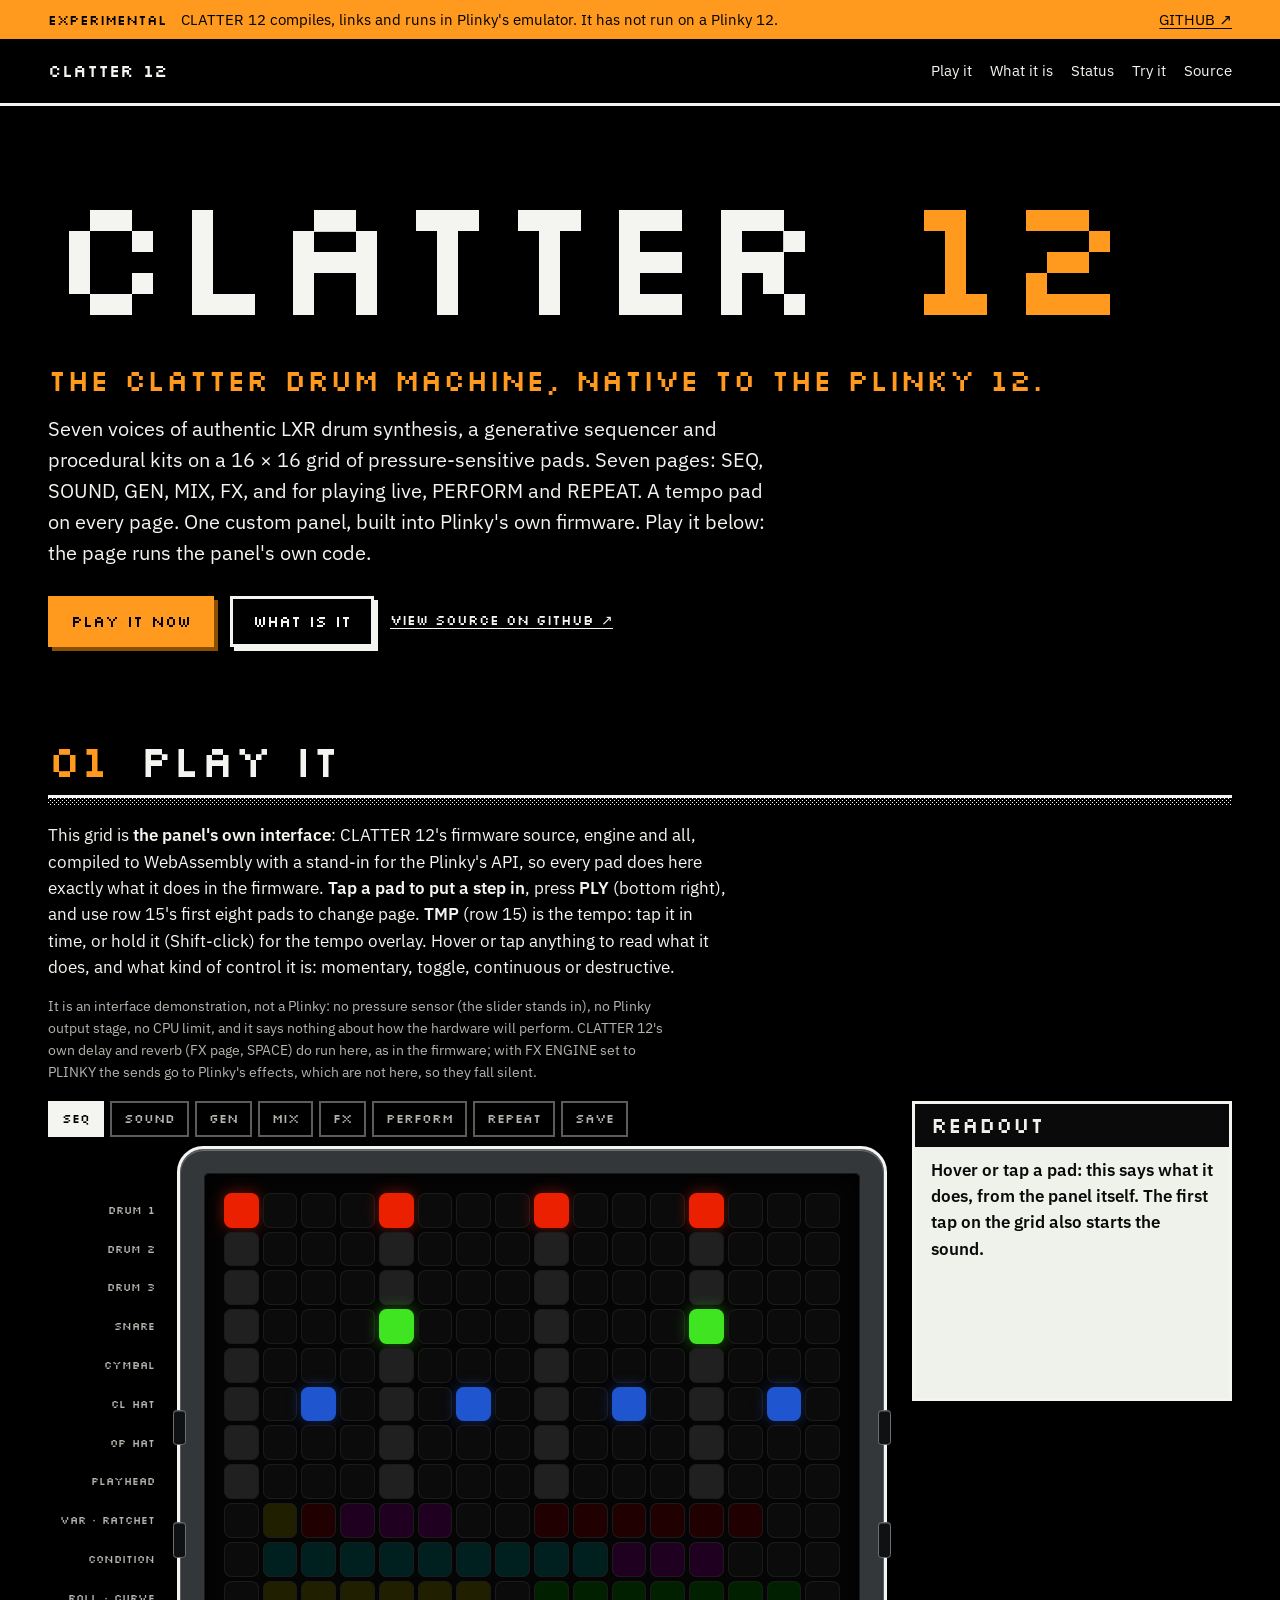
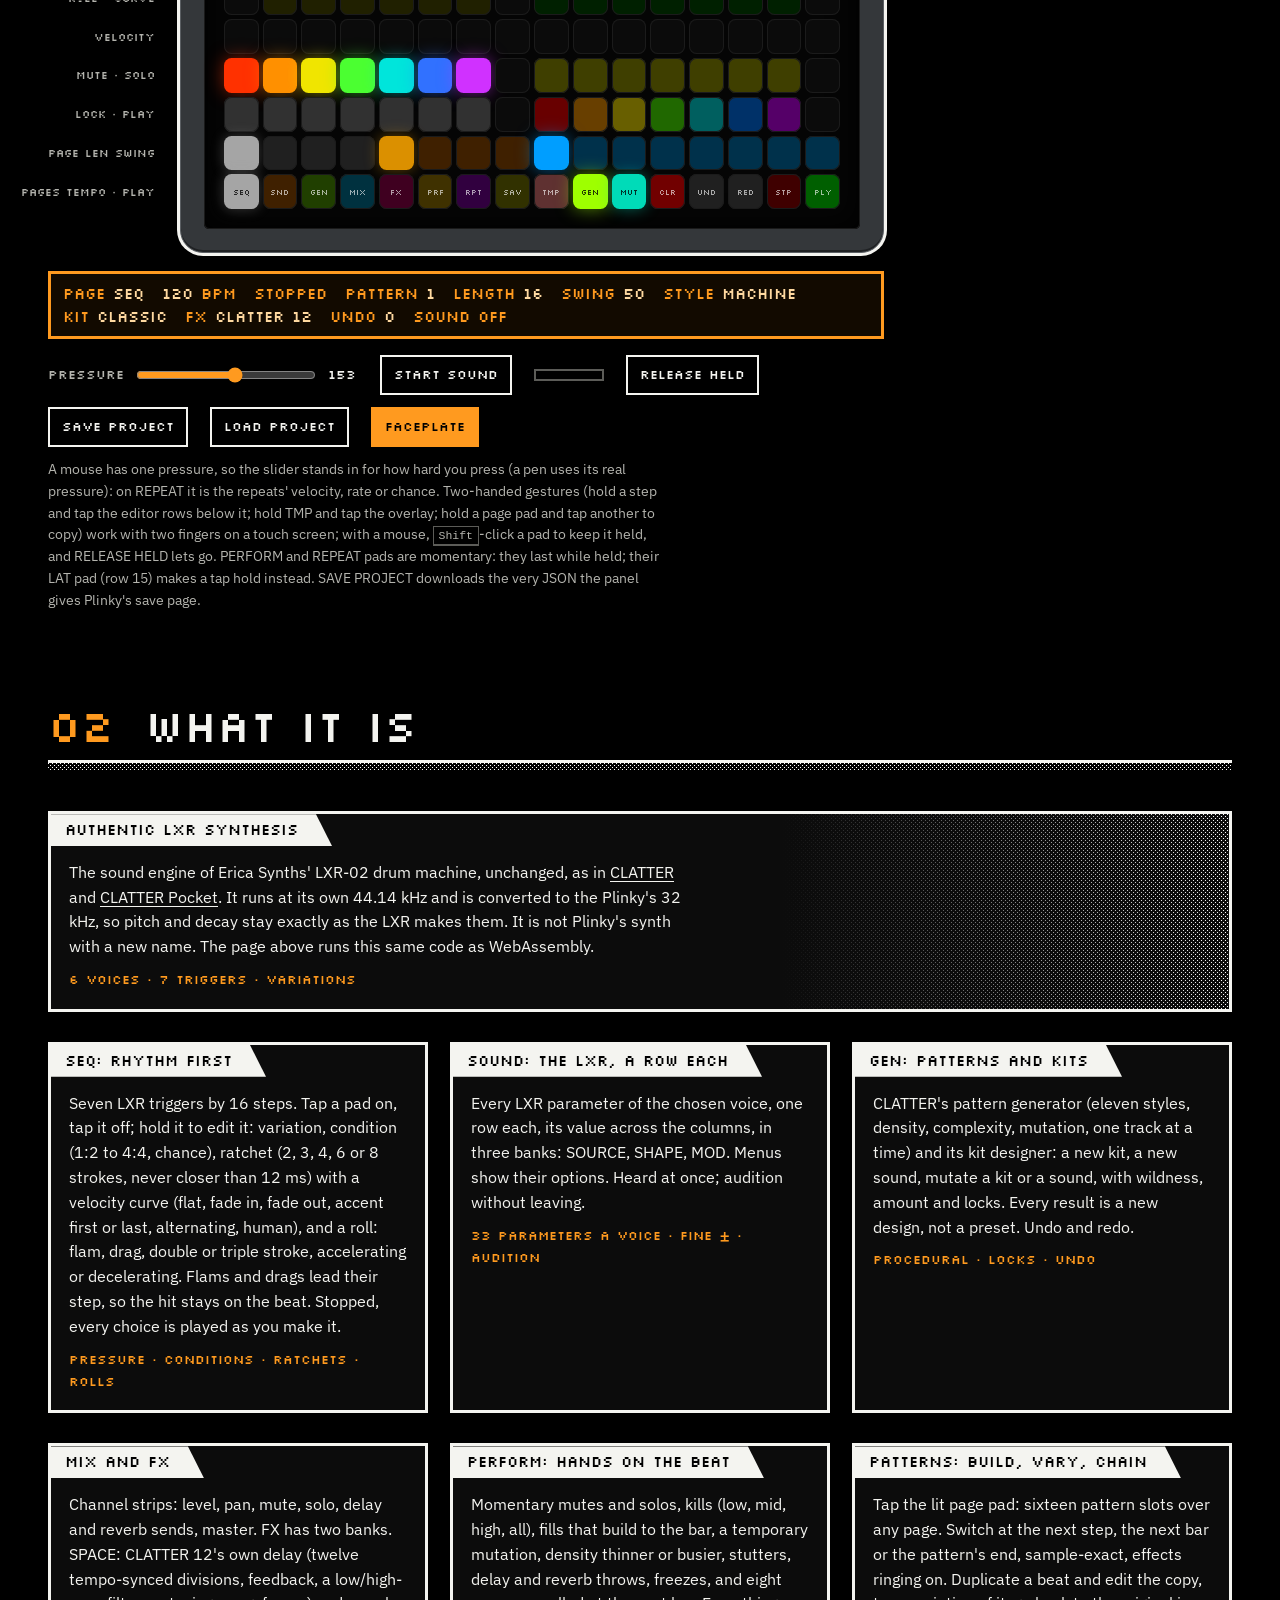
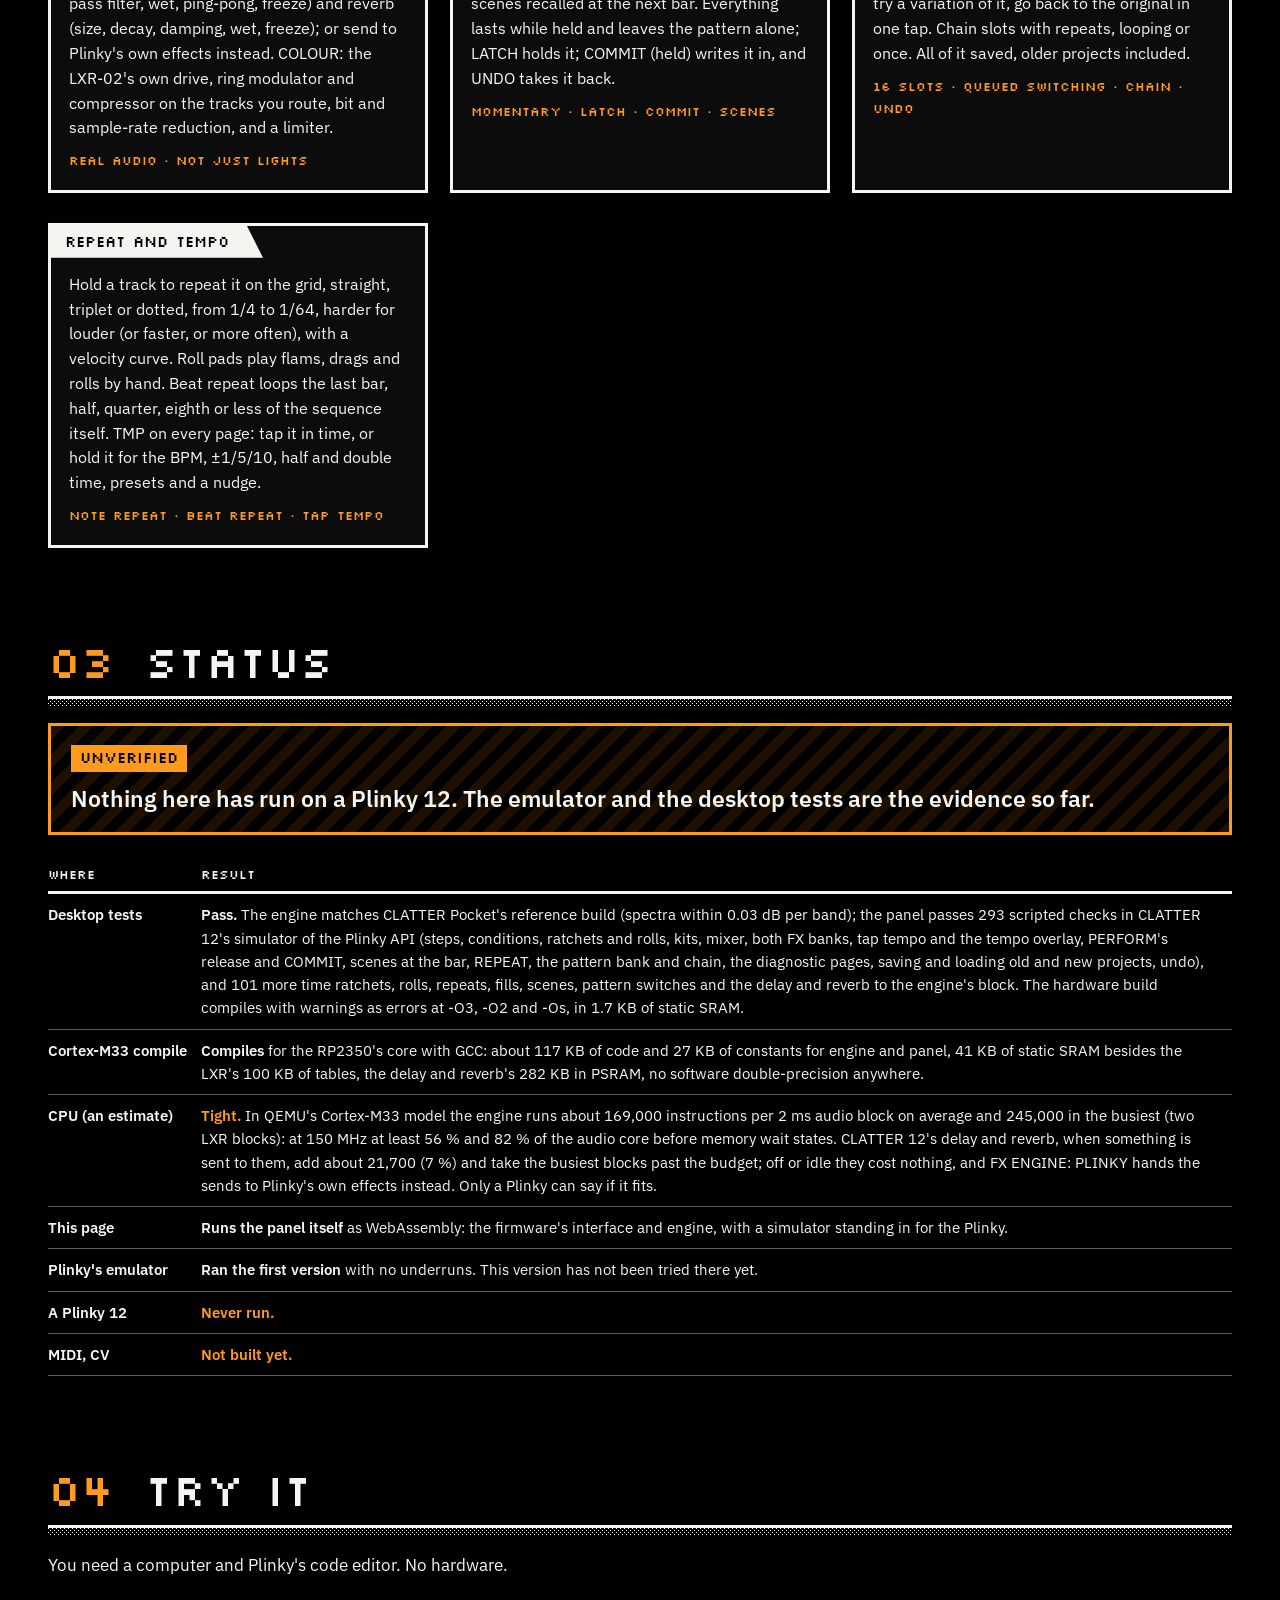
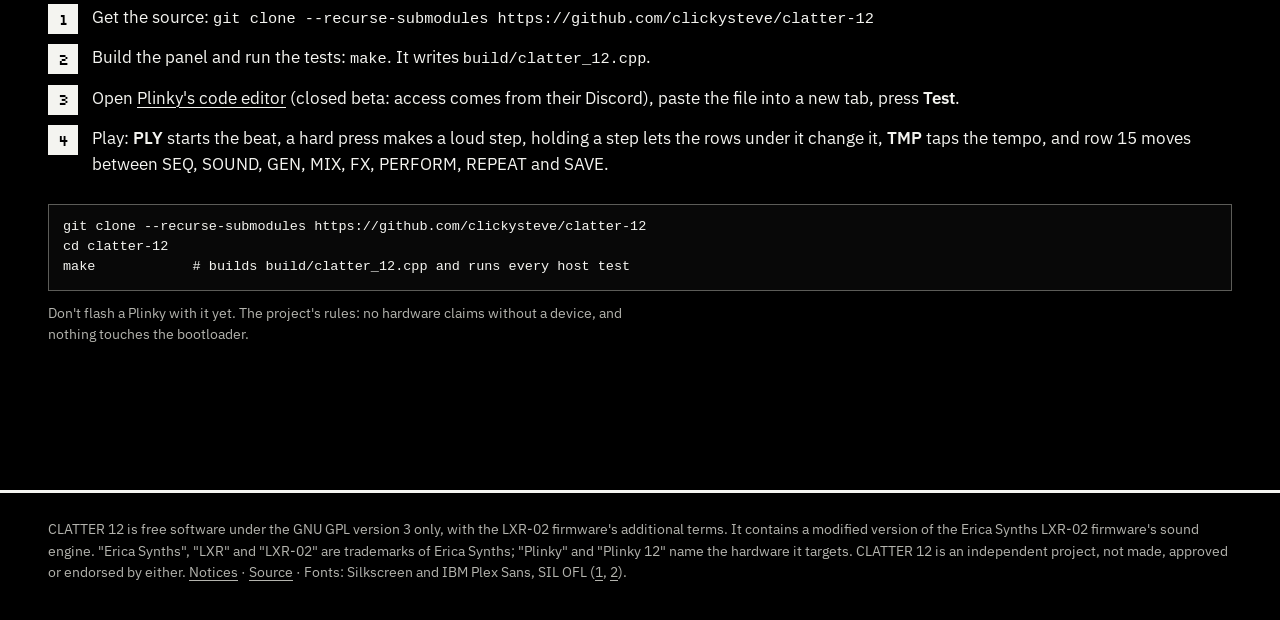
<file: docs/index.html>
<!doctype html>
<html lang="en">
<head>
<meta charset="utf-8">
<meta name="viewport" content="width=device-width, initial-scale=1">
<title>CLATTER 12</title>
<meta name="description" content="CLATTER's LXR drum synthesis and generative sequencer as a native Plinky 12 custom panel: SEQ, SOUND, GEN, MIX, FX, PERFORM and REPEAT pages on the 16 x 16 pressure grid, with its own delay and reverb, rolls, repeats and tap tempo. Experimental: not yet run on a Plinky 12.">
<meta property="og:title" content="CLATTER 12">
<meta property="og:description" content="Seven voices of authentic LXR drum synthesis on the Plinky 12's 16 x 16 pressure grid. Experimental: emulator only.">
<meta property="og:type" content="website">
<link rel="icon" href="data:image/svg+xml,%3Csvg xmlns='http://www.w3.org/2000/svg' viewBox='0 0 16 16' shape-rendering='crispEdges'%3E%3Crect width='16' height='16' fill='%23000'/%3E%3Cg fill='%23ff9a1f'%3E%3Crect x='2' y='2' width='4' height='4'/%3E%3Crect x='10' y='2' width='4' height='4'/%3E%3Crect x='2' y='10' width='4' height='4'/%3E%3C/g%3E%3Crect x='10' y='10' width='4' height='4' fill='%23f4f4f0'/%3E%3C/svg%3E">
<link rel="preload" href="assets/fonts/silkscreen-latin-400-normal.woff2" as="font" type="font/woff2" crossorigin>
<link rel="preload" href="assets/fonts/ibm-plex-sans-latin-400-normal.woff2" as="font" type="font/woff2" crossorigin>
<link rel="stylesheet" href="assets/site.css">
<script src="assets/site.js" defer></script>
</head>
<body>
<a class="skip" href="#main">Skip to the content</a>
<p class="strip" role="status"><b>EXPERIMENTAL</b> <span>CLATTER 12 compiles, links and runs in Plinky's emulator. It has not run on a Plinky 12.</span> <a href="https://github.com/clickysteve/clatter-12">GITHUB ↗</a></p>

<header class="top">
  <a class="brand" href="#main">CLATTER 12</a>
  <nav aria-label="Site">
    <a href="#grid">Play it</a><a href="#what">What it is</a><a href="#status">Status</a><a href="#try">Try it</a><a href="https://github.com/clickysteve/clatter-12">Source</a>
  </nav>
</header>

<main id="main">
<section class="hero" aria-labelledby="h-title">
  <h1 id="h-title" class="title">CLATTER <i>12</i></h1>
  <p class="sub">The CLATTER drum machine, native to the Plinky 12.</p>
  <p class="lede">Seven voices of authentic LXR drum synthesis, a generative sequencer and procedural kits on a 16 × 16 grid of pressure-sensitive pads. Seven pages: SEQ, SOUND, GEN, MIX, FX, and for playing live, PERFORM and REPEAT. A tempo pad on every page. One custom panel, built into Plinky's own firmware. Play it below: the page runs the panel's own code.</p>
  <div class="cta">
    <a class="button primary" href="#grid">PLAY IT NOW</a>
    <a class="button" href="#what">WHAT IS IT</a>
    <a class="link" href="https://github.com/clickysteve/clatter-12">VIEW SOURCE ON GITHUB ↗</a>
  </div>
</section>

<section id="grid" aria-labelledby="h-grid">
  <h2 id="h-grid" class="section"><span>01</span> Play it</h2>
  <p class="intro">This grid is <b>the panel's own interface</b>: CLATTER 12's firmware source, engine and all, compiled to WebAssembly with a stand-in for the Plinky's API, so every pad does here exactly what it does in the firmware. <b>Tap a pad to put a step in</b>, press <b>PLY</b> (bottom right), and use row 15's first eight pads to change page. <b>TMP</b> (row 15) is the tempo: tap it in time, or hold it (Shift-click) for the tempo overlay. Hover or tap anything to read what it does, and what kind of control it is: momentary, toggle, continuous or destructive.</p>
  <p class="fine" style="margin:-10px 0 18px">It is an interface demonstration, not a Plinky: no pressure sensor (the slider stands in), no Plinky output stage, no CPU limit, and it says nothing about how the hardware will perform. CLATTER 12's own delay and reverb (FX page, SPACE) do run here, as in the firmware; with FX ENGINE set to PLINKY the sends go to Plinky's effects, which are not here, so they fall silent.</p>
  <div class="guide">
    <div class="stage">
      <div class="pagebar" id="pagebar" role="group" aria-label="Pages (the same as row 15's first eight pads)">
        <button type="button" data-page="0">SEQ</button><button type="button" data-page="1">SOUND</button><button type="button" data-page="2">GEN</button><button type="button" data-page="3">MIX</button><button type="button" data-page="4">FX</button><button type="button" data-page="5">PERFORM</button><button type="button" data-page="6">REPEAT</button><button type="button" data-page="7">SAVE</button>
      </div>
      <div class="board faceplate" id="board">
        <div class="plinky" id="plinky">
          <div class="rows" id="rows" aria-hidden="true"></div>
          <div class="panel-face"><div id="pads" role="group" aria-label="The 16 by 16 pad grid"></div>
            <div class="savepage" id="savepage" hidden><p><b>SAVE PAGE</b>On a Plinky this is Plinky's own save and load page: CLATTER 12 writes the whole project to a song slot. Here, use SAVE PROJECT and LOAD PROJECT below (the same file).</p></div>
          </div>
          <button class="side l a" id="tempo-up" type="button" aria-label="Tempo up (left side button, top)"></button>
          <button class="side l b" id="tempo-down" type="button" aria-label="Tempo down (left side button, bottom)"></button>
          <button class="side r a" id="page-up" type="button" aria-label="Previous page (right side button, top)"></button>
          <button class="side r b" id="page-down" type="button" aria-label="Next page (right side button, bottom)"></button>
        </div>
      </div>
      <p class="lcd" id="lcd" role="status" aria-live="polite"></p>
      <div class="tools">
        <label>PRESSURE <input id="pressure" type="range" min="10" max="100" value="60" aria-label="Pressure of a click (0-255)"><output id="pressure-out">153</output></label>
        <button class="chip" id="sound" type="button" aria-pressed="false">LOADING...</button><span class="meter" aria-hidden="true"><i id="meter"></i></span>
        <button class="chip" id="release" type="button">RELEASE HELD</button>
        <button class="chip" id="save" type="button">SAVE PROJECT</button>
        <label class="chip filechip">LOAD PROJECT<input id="load" type="file" accept=".json,application/json"></label>
        <button class="chip" id="face" type="button" aria-pressed="true">FACEPLATE</button>
      </div>
      <p class="fine">A mouse has one pressure, so the slider stands in for how hard you press (a pen uses its real pressure): on REPEAT it is the repeats' velocity, rate or chance. Two-handed gestures (hold a step and tap the editor rows below it; hold TMP and tap the overlay; hold a page pad and tap another to copy) work with two fingers on a touch screen; with a mouse, <kbd>Shift</kbd>-click a pad to keep it held, and RELEASE HELD lets go. PERFORM and REPEAT pads are momentary: they last while held; their LAT pad (row 15) makes a tap hold instead. SAVE PROJECT downloads the very JSON the panel gives Plinky's save page.</p>
    </div>
    <aside class="readout" id="readout" aria-live="polite" aria-label="What the selected pad does">
      <p class="readout-name" id="ro-name">READOUT</p>
      <p class="readout-kind" id="ro-kind"></p>
      <p class="readout-does" id="ro-does">Hover or tap a pad.</p>
    </aside>
  </div>
</section>

<section id="what" aria-labelledby="h-what">
  <h2 id="h-what" class="section"><span>02</span> What it is</h2>
  <div class="windows">
    <article class="window wide">
      <h3 class="tab">Authentic LXR synthesis</h3>
      <p>The sound engine of Erica Synths' LXR-02 drum machine, unchanged, as in <a href="https://github.com/clickysteve/clatter">CLATTER</a> and <a href="https://github.com/clickysteve/clatter-pocket">CLATTER Pocket</a>. It runs at its own 44.14 kHz and is converted to the Plinky's 32 kHz, so pitch and decay stay exactly as the LXR makes them. It is not Plinky's synth with a new name. The page above runs this same code as WebAssembly.</p>
      <p class="tags">6 VOICES · 7 TRIGGERS · VARIATIONS</p>
    </article>
    <article class="window">
      <h3 class="tab">SEQ: rhythm first</h3>
      <p>Seven LXR triggers by 16 steps. Tap a pad on, tap it off; hold it to edit it: variation, condition (1:2 to 4:4, chance), ratchet (2, 3, 4, 6 or 8 strokes, never closer than 12 ms) with a velocity curve (flat, fade in, fade out, accent first or last, alternating, human), and a roll: flam, drag, double or triple stroke, accelerating or decelerating. Flams and drags lead their step, so the hit stays on the beat. Stopped, every choice is played as you make it.</p>
      <p class="tags">PRESSURE · CONDITIONS · RATCHETS · ROLLS</p>
    </article>
    <article class="window">
      <h3 class="tab">SOUND: the LXR, a row each</h3>
      <p>Every LXR parameter of the chosen voice, one row each, its value across the columns, in three banks: SOURCE, SHAPE, MOD. Menus show their options. Heard at once; audition without leaving.</p>
      <p class="tags">33 PARAMETERS A VOICE · FINE ± · AUDITION</p>
    </article>
    <article class="window">
      <h3 class="tab">GEN: patterns and kits</h3>
      <p>CLATTER's pattern generator (eleven styles, density, complexity, mutation, one track at a time) and its kit designer: a new kit, a new sound, mutate a kit or a sound, with wildness, amount and locks. Every result is a new design, not a preset. Undo and redo.</p>
      <p class="tags">PROCEDURAL · LOCKS · UNDO</p>
    </article>
    <article class="window">
      <h3 class="tab">MIX and FX</h3>
      <p>Channel strips: level, pan, mute, solo, delay and reverb sends, master. FX has two banks. SPACE: CLATTER 12's own delay (twelve tempo-synced divisions, feedback, a low/high-pass filter, wet, ping-pong, freeze) and reverb (size, decay, damping, wet, freeze); or send to Plinky's own effects instead. COLOUR: the LXR-02's own drive, ring modulator and compressor on the tracks you route, bit and sample-rate reduction, and a limiter.</p>
      <p class="tags">REAL AUDIO · NOT JUST LIGHTS</p>
    </article>
    <article class="window">
      <h3 class="tab">PERFORM: hands on the beat</h3>
      <p>Momentary mutes and solos, kills (low, mid, high, all), fills that build to the bar, a temporary mutation, density thinner or busier, stutters, delay and reverb throws, freezes, and eight scenes recalled at the next bar. Everything lasts while held and leaves the pattern alone; LATCH holds it; COMMIT (held) writes it in, and UNDO takes it back.</p>
      <p class="tags">MOMENTARY · LATCH · COMMIT · SCENES</p>
    </article>
    <article class="window">
      <h3 class="tab">PATTERNS: build, vary, chain</h3>
      <p>Tap the lit page pad: sixteen pattern slots over any page. Switch at the next step, the next bar or the pattern's end, sample-exact, effects ringing on. Duplicate a beat and edit the copy, try a variation of it, go back to the original in one tap. Chain slots with repeats, looping or once. All of it saved, older projects included.</p>
      <p class="tags">16 SLOTS · QUEUED SWITCHING · CHAIN · UNDO</p>
    </article>
    <article class="window">
      <h3 class="tab">REPEAT and TEMPO</h3>
      <p>Hold a track to repeat it on the grid, straight, triplet or dotted, from 1/4 to 1/64, harder for louder (or faster, or more often), with a velocity curve. Roll pads play flams, drags and rolls by hand. Beat repeat loops the last bar, half, quarter, eighth or less of the sequence itself. TMP on every page: tap it in time, or hold it for the BPM, ±1/5/10, half and double time, presets and a nudge.</p>
      <p class="tags">NOTE REPEAT · BEAT REPEAT · TAP TEMPO</p>
    </article>
  </div>
</section>

<section id="status" aria-labelledby="h-status">
  <h2 id="h-status" class="section"><span>03</span> Status</h2>
  <div class="notice">
    <span class="notice-head">UNVERIFIED</span>
    <p class="notice-body">Nothing here has run on a Plinky 12. The emulator and the desktop tests are the evidence so far.</p>
  </div>
  <div class="scroll" style="margin-top:22px">
    <table>
      <thead><tr><th>Where</th><th>Result</th></tr></thead>
      <tbody>
        <tr><th>Desktop tests</th><td class="ok"><b>Pass.</b> The engine matches CLATTER Pocket's reference build (spectra within 0.03 dB per band); the panel passes 293 scripted checks in CLATTER 12's simulator of the Plinky API (steps, conditions, ratchets and rolls, kits, mixer, both FX banks, tap tempo and the tempo overlay, PERFORM's release and COMMIT, scenes at the bar, REPEAT, the pattern bank and chain, the diagnostic pages, saving and loading old and new projects, undo), and 101 more time ratchets, rolls, repeats, fills, scenes, pattern switches and the delay and reverb to the engine's block. The hardware build compiles with warnings as errors at -O3, -O2 and -Os, in 1.7 KB of static SRAM.</td></tr>
        <tr><th>Cortex-M33 compile</th><td class="ok"><b>Compiles</b> for the RP2350's core with GCC: about 117 KB of code and 27 KB of constants for engine and panel, 41 KB of static SRAM besides the LXR's 100 KB of tables, the delay and reverb's 282 KB in PSRAM, no software double-precision anywhere.</td></tr>
        <tr><th>CPU (an estimate)</th><td class="no"><b>Tight.</b> In QEMU's Cortex-M33 model the engine runs about 169,000 instructions per 2 ms audio block on average and 245,000 in the busiest (two LXR blocks): at 150 MHz at least 56 % and 82 % of the audio core before memory wait states. CLATTER 12's delay and reverb, when something is sent to them, add about 21,700 (7 %) and take the busiest blocks past the budget; off or idle they cost nothing, and FX ENGINE: PLINKY hands the sends to Plinky's own effects instead. Only a Plinky can say if it fits.</td></tr>
        <tr><th>This page</th><td class="ok"><b>Runs the panel itself</b> as WebAssembly: the firmware's interface and engine, with a simulator standing in for the Plinky.</td></tr>
        <tr><th>Plinky's emulator</th><td class="ok"><b>Ran the first version</b> with no underruns. This version has not been tried there yet.</td></tr>
        <tr><th>A Plinky 12</th><td class="no"><b>Never run.</b></td></tr>
        <tr><th>MIDI, CV</th><td class="no"><b>Not built yet.</b></td></tr>
      </tbody>
    </table>
  </div>
</section>

<section id="try" aria-labelledby="h-try">
  <h2 id="h-try" class="section"><span>04</span> Try it</h2>
  <p class="intro">You need a computer and Plinky's code editor. No hardware.</p>
  <ol class="steps">
    <li>Get the source: <code>git clone --recurse-submodules https://github.com/clickysteve/clatter-12</code></li>
    <li>Build the panel and run the tests: <code>make</code>. It writes <code>build/clatter_12.cpp</code>.</li>
    <li>Open <a href="https://plinky12.com/codeed.html">Plinky's code editor</a> (closed beta: access comes from their Discord), paste the file into a new tab, press <b>Test</b>.</li>
    <li>Play: <b>PLY</b> starts the beat, a hard press makes a loud step, holding a step lets the rows under it change it, <b>TMP</b> taps the tempo, and row 15 moves between SEQ, SOUND, GEN, MIX, FX, PERFORM, REPEAT and SAVE.</li>
  </ol>
  <pre>git clone --recurse-submodules https://github.com/clickysteve/clatter-12
cd clatter-12
make            # builds build/clatter_12.cpp and runs every host test</pre>
  <p class="fine">Don't flash a Plinky with it yet. The project's rules: no hardware claims without a device, and nothing touches the bootloader.</p>
</section>
</main>

<footer class="foot">
  <p>CLATTER 12 is free software under the GNU GPL version 3 only, with the LXR-02 firmware's additional terms. It contains a modified version of the Erica Synths LXR-02 firmware's sound engine. "Erica Synths", "LXR" and "LXR-02" are trademarks of Erica Synths; "Plinky" and "Plinky 12" name the hardware it targets. CLATTER 12 is an independent project, not made, approved or endorsed by either. <a href="https://github.com/clickysteve/clatter-12/blob/main/NOTICE.md">Notices</a> · <a href="https://github.com/clickysteve/clatter-12">Source</a> · Fonts: Silkscreen and IBM Plex Sans, SIL OFL (<a href="assets/fonts/OFL-Silkscreen.txt">1</a>, <a href="assets/fonts/OFL-IBM-Plex.txt">2</a>).</p>
</footer>
</body>
</html>
</file>
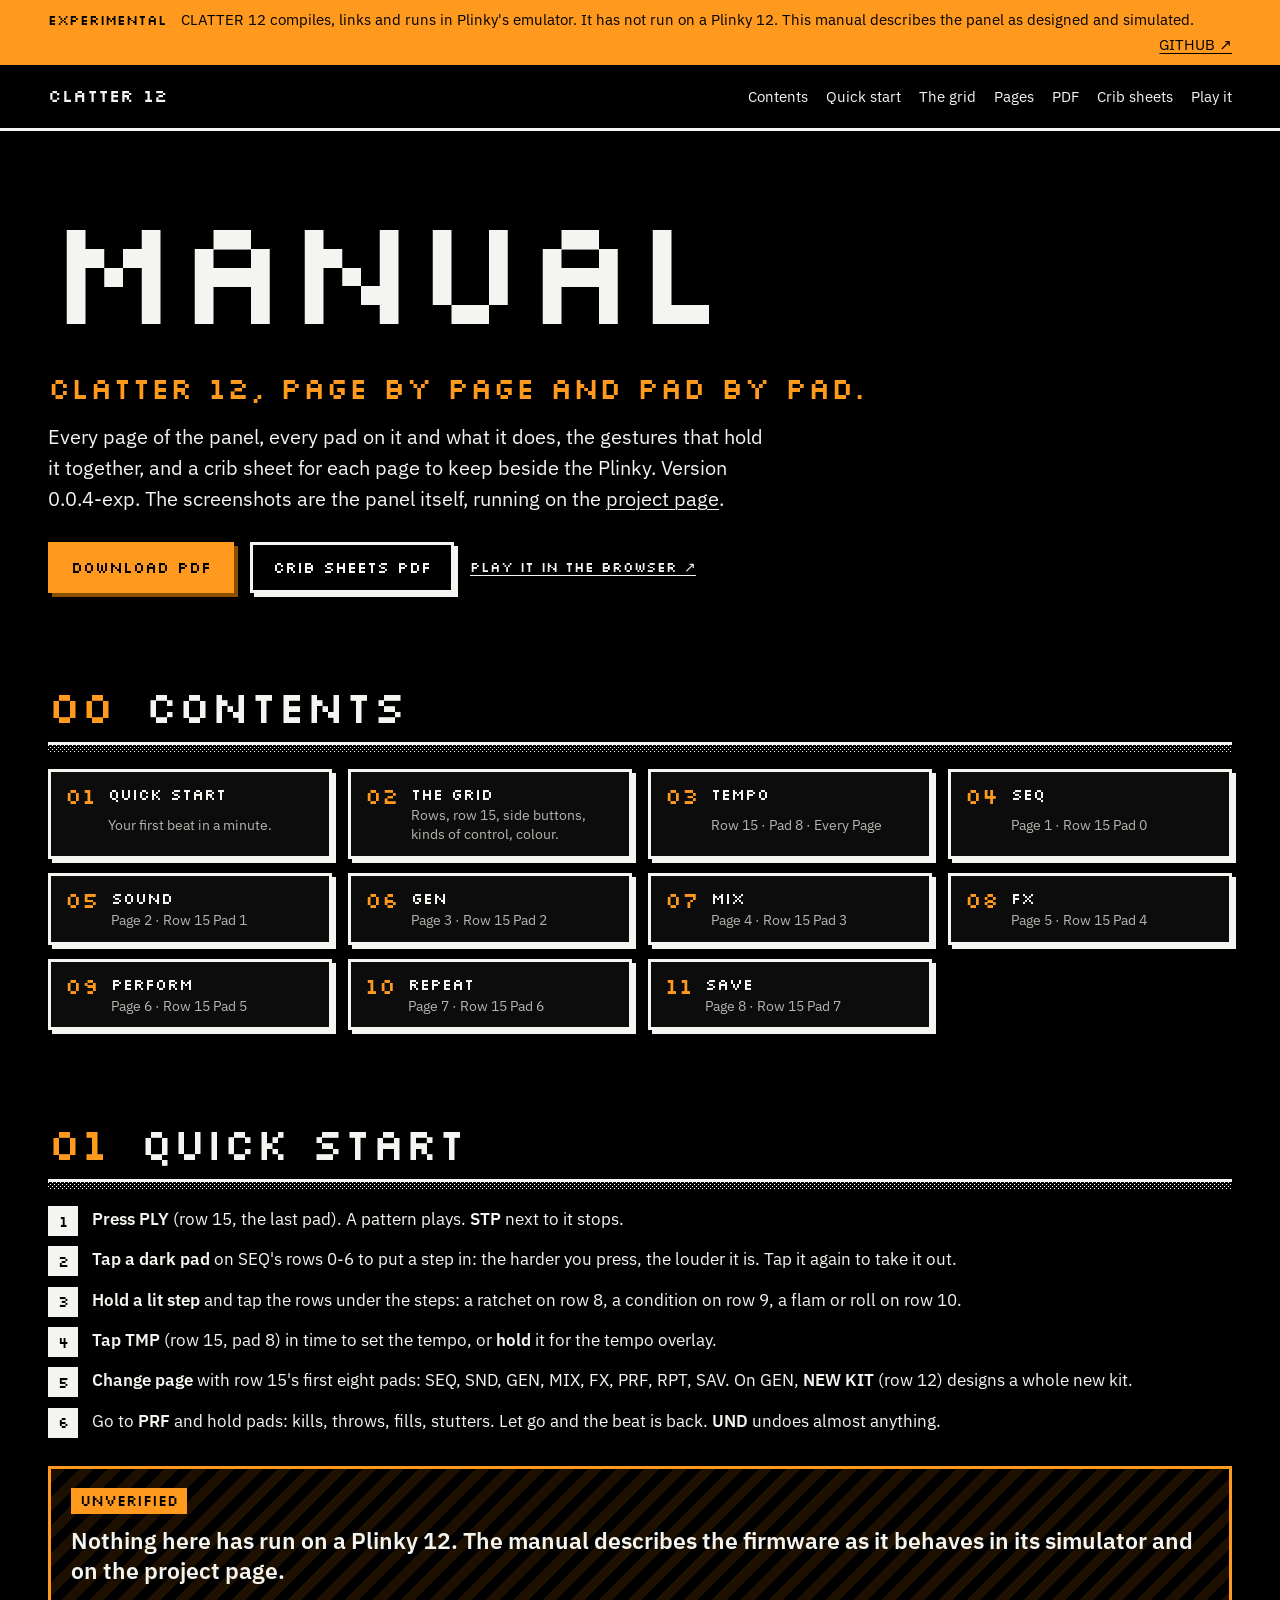
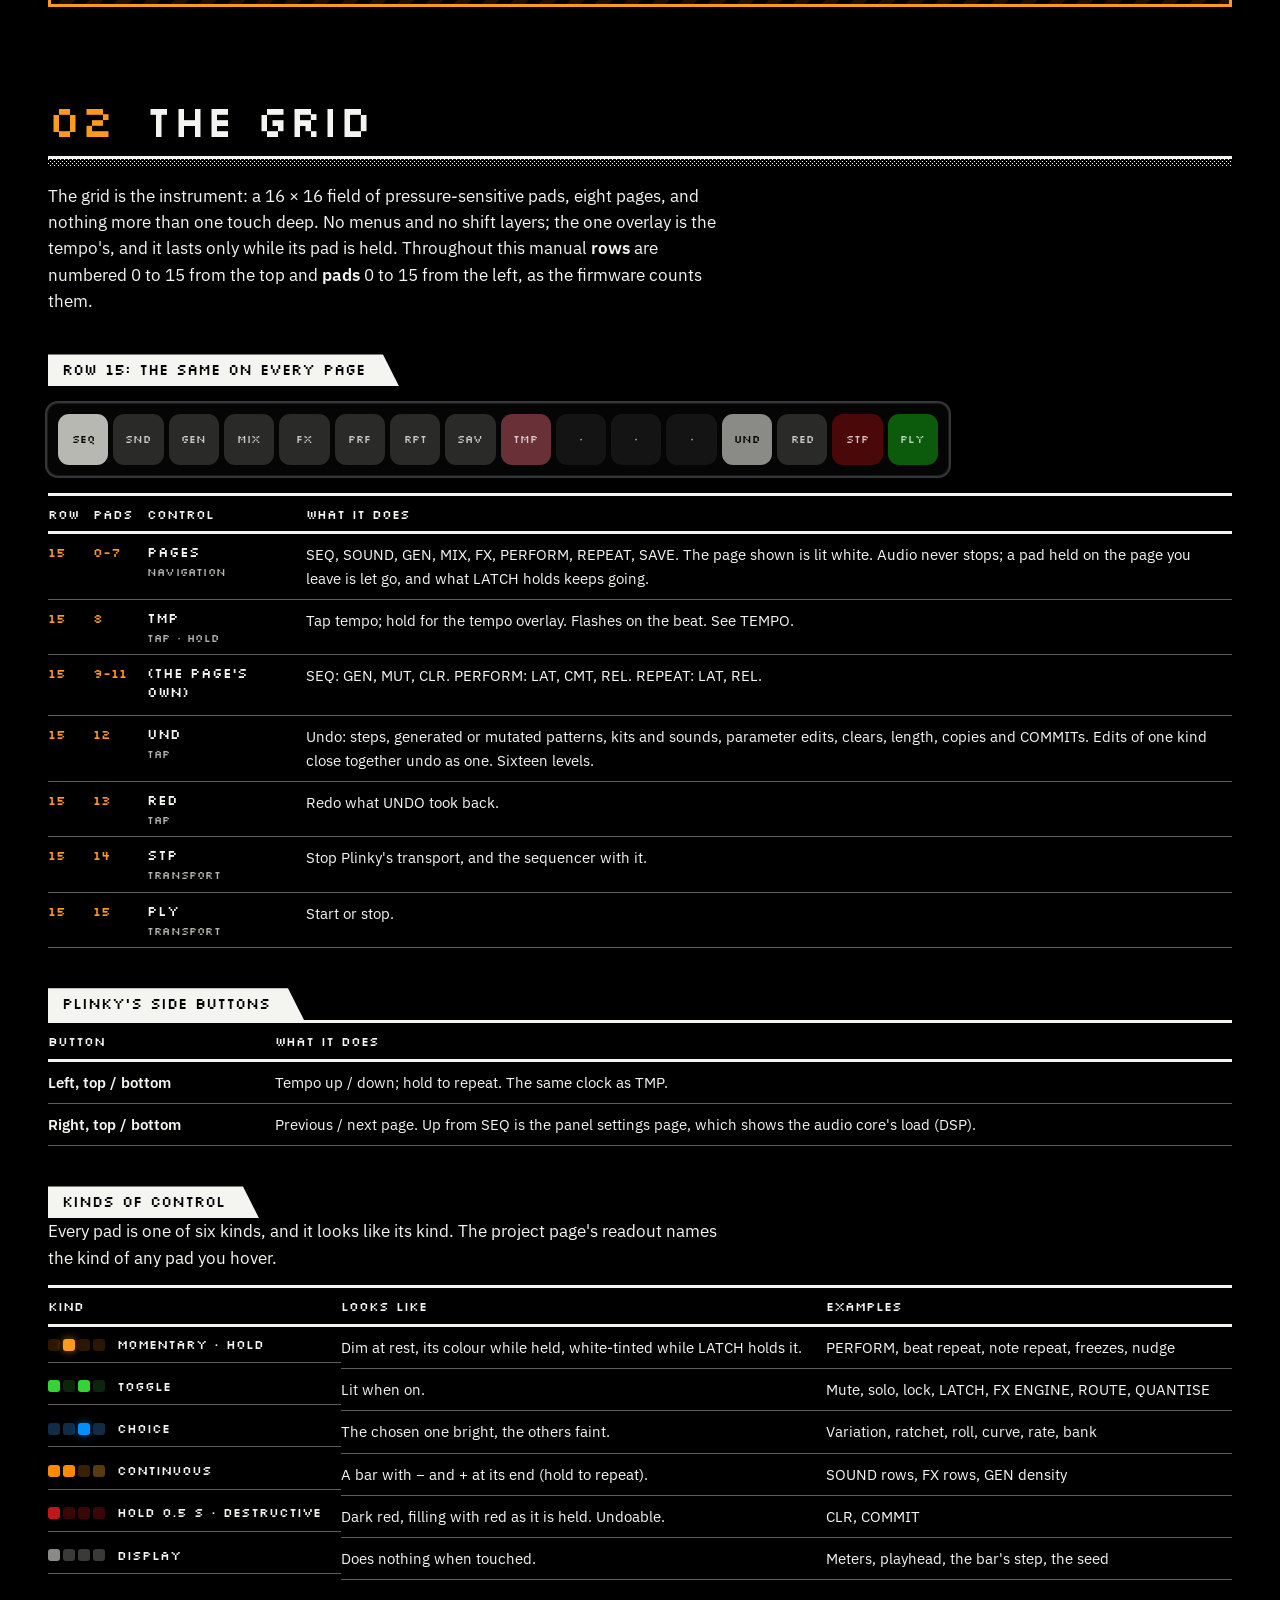
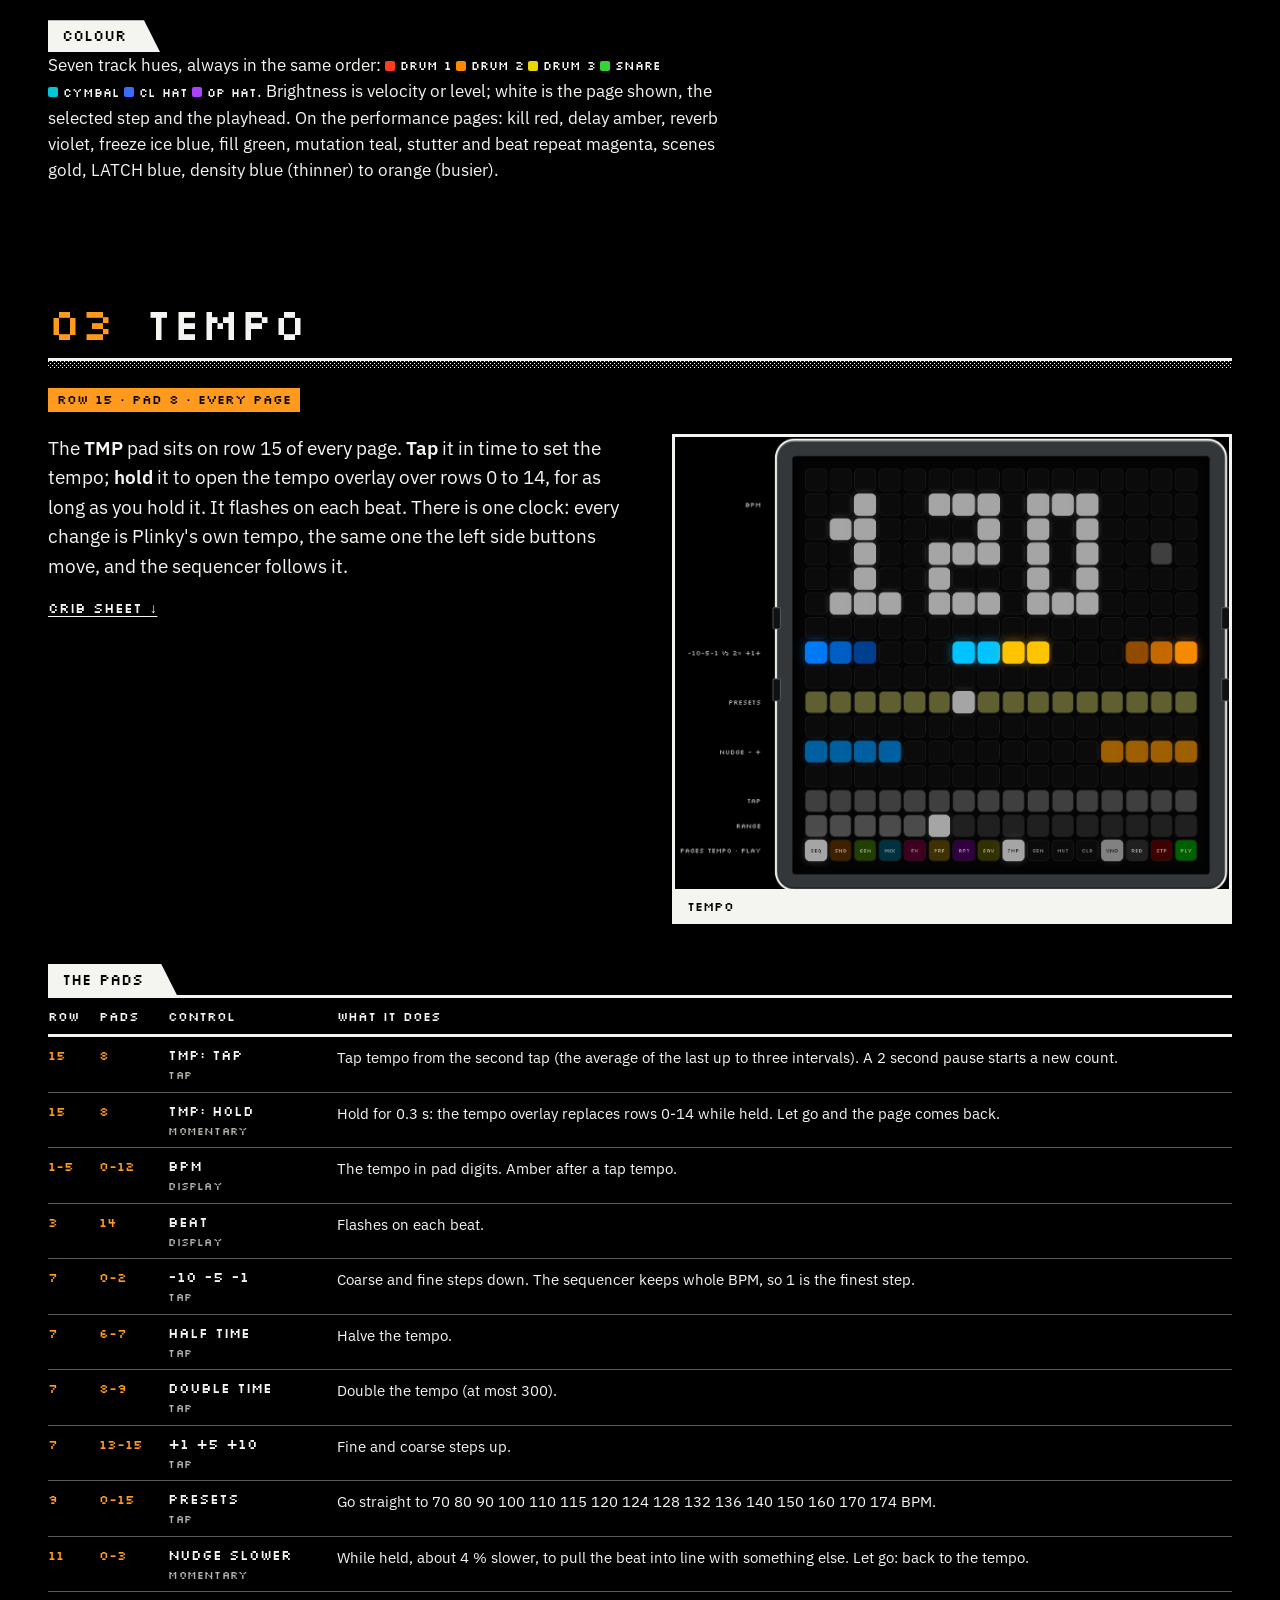
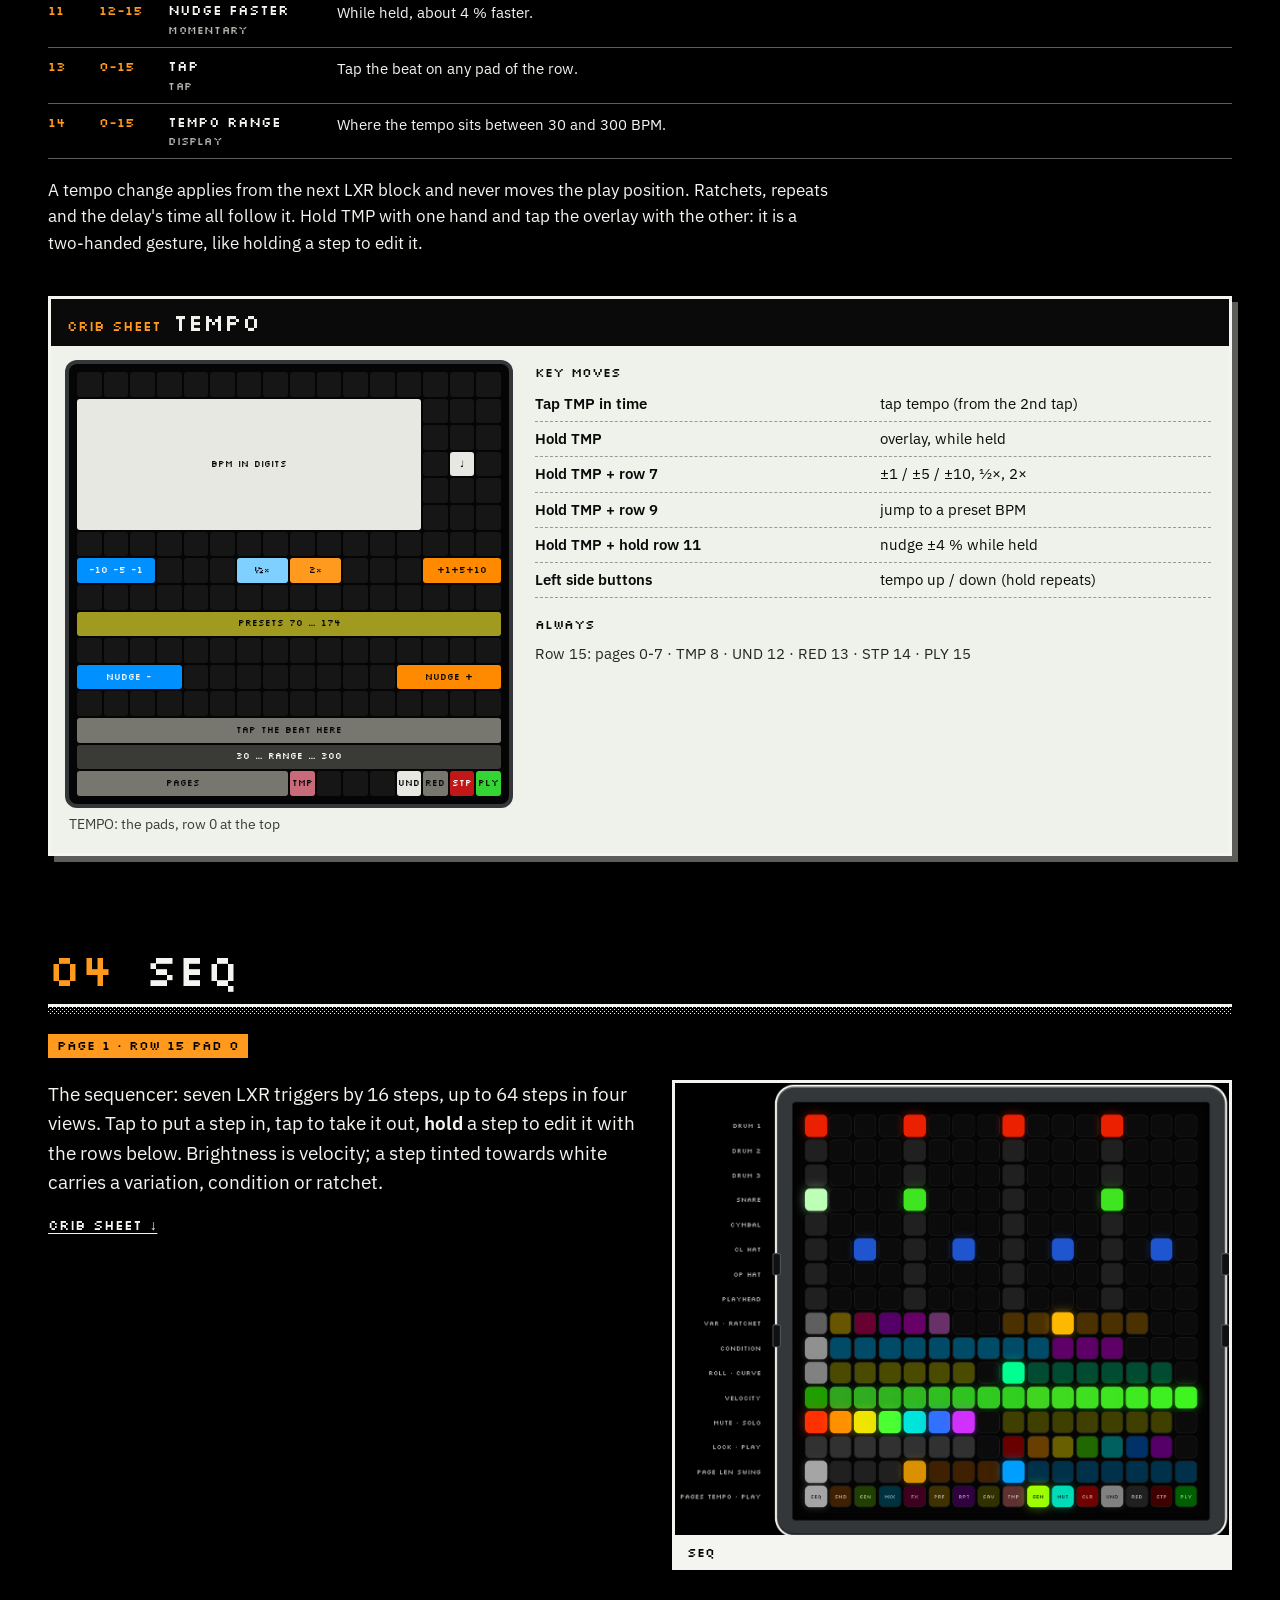
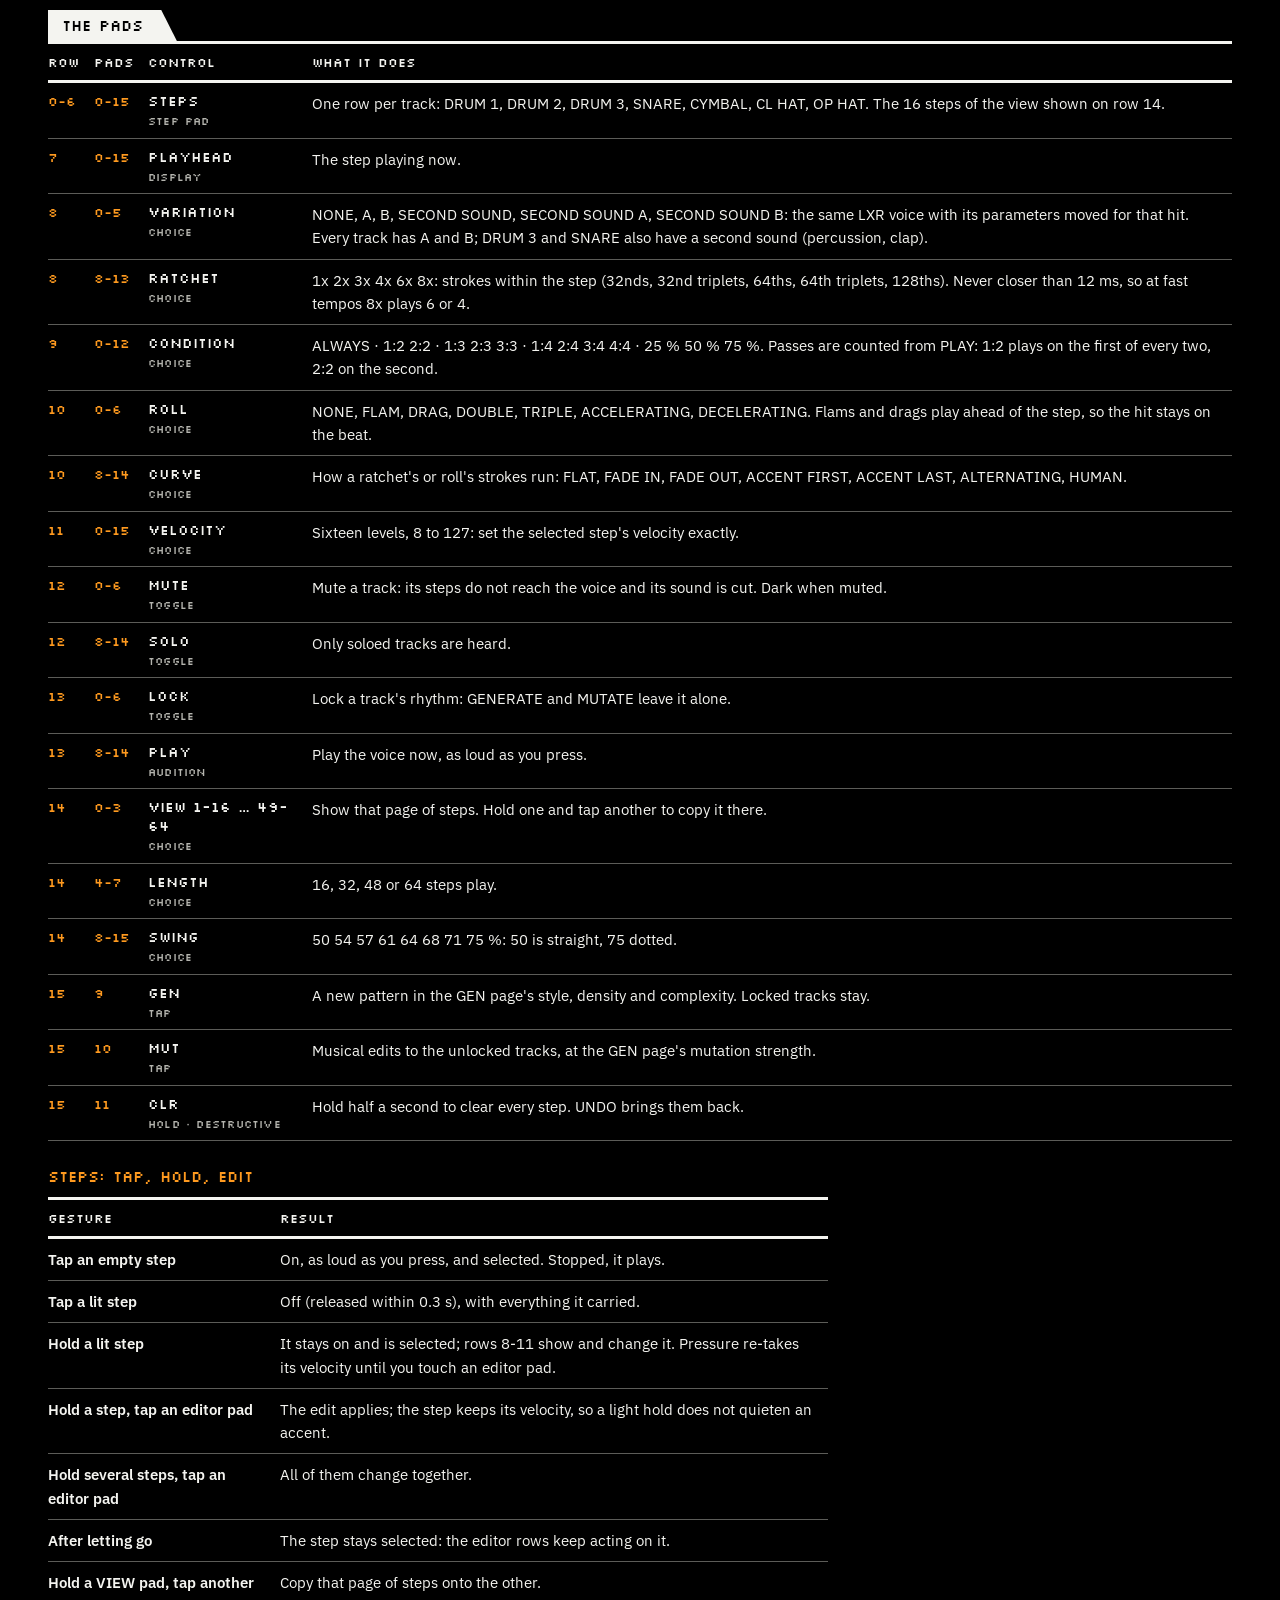
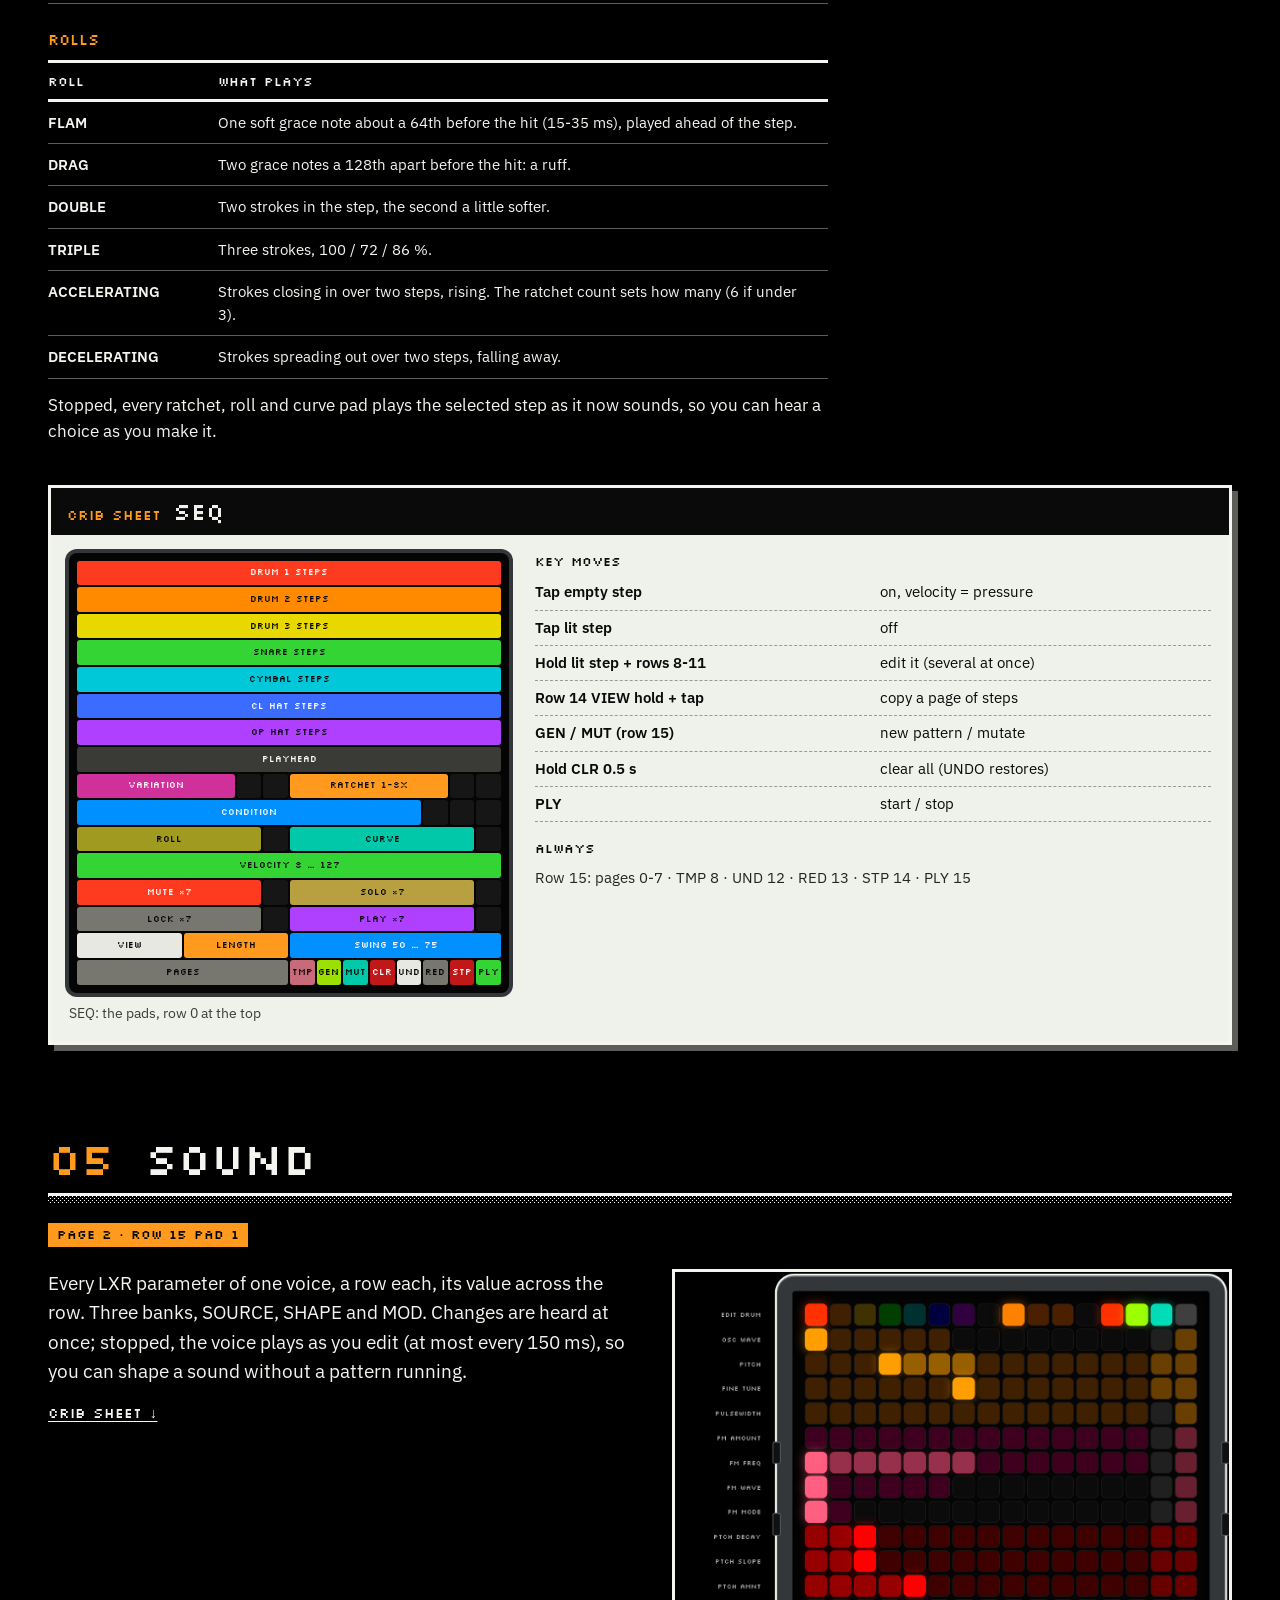
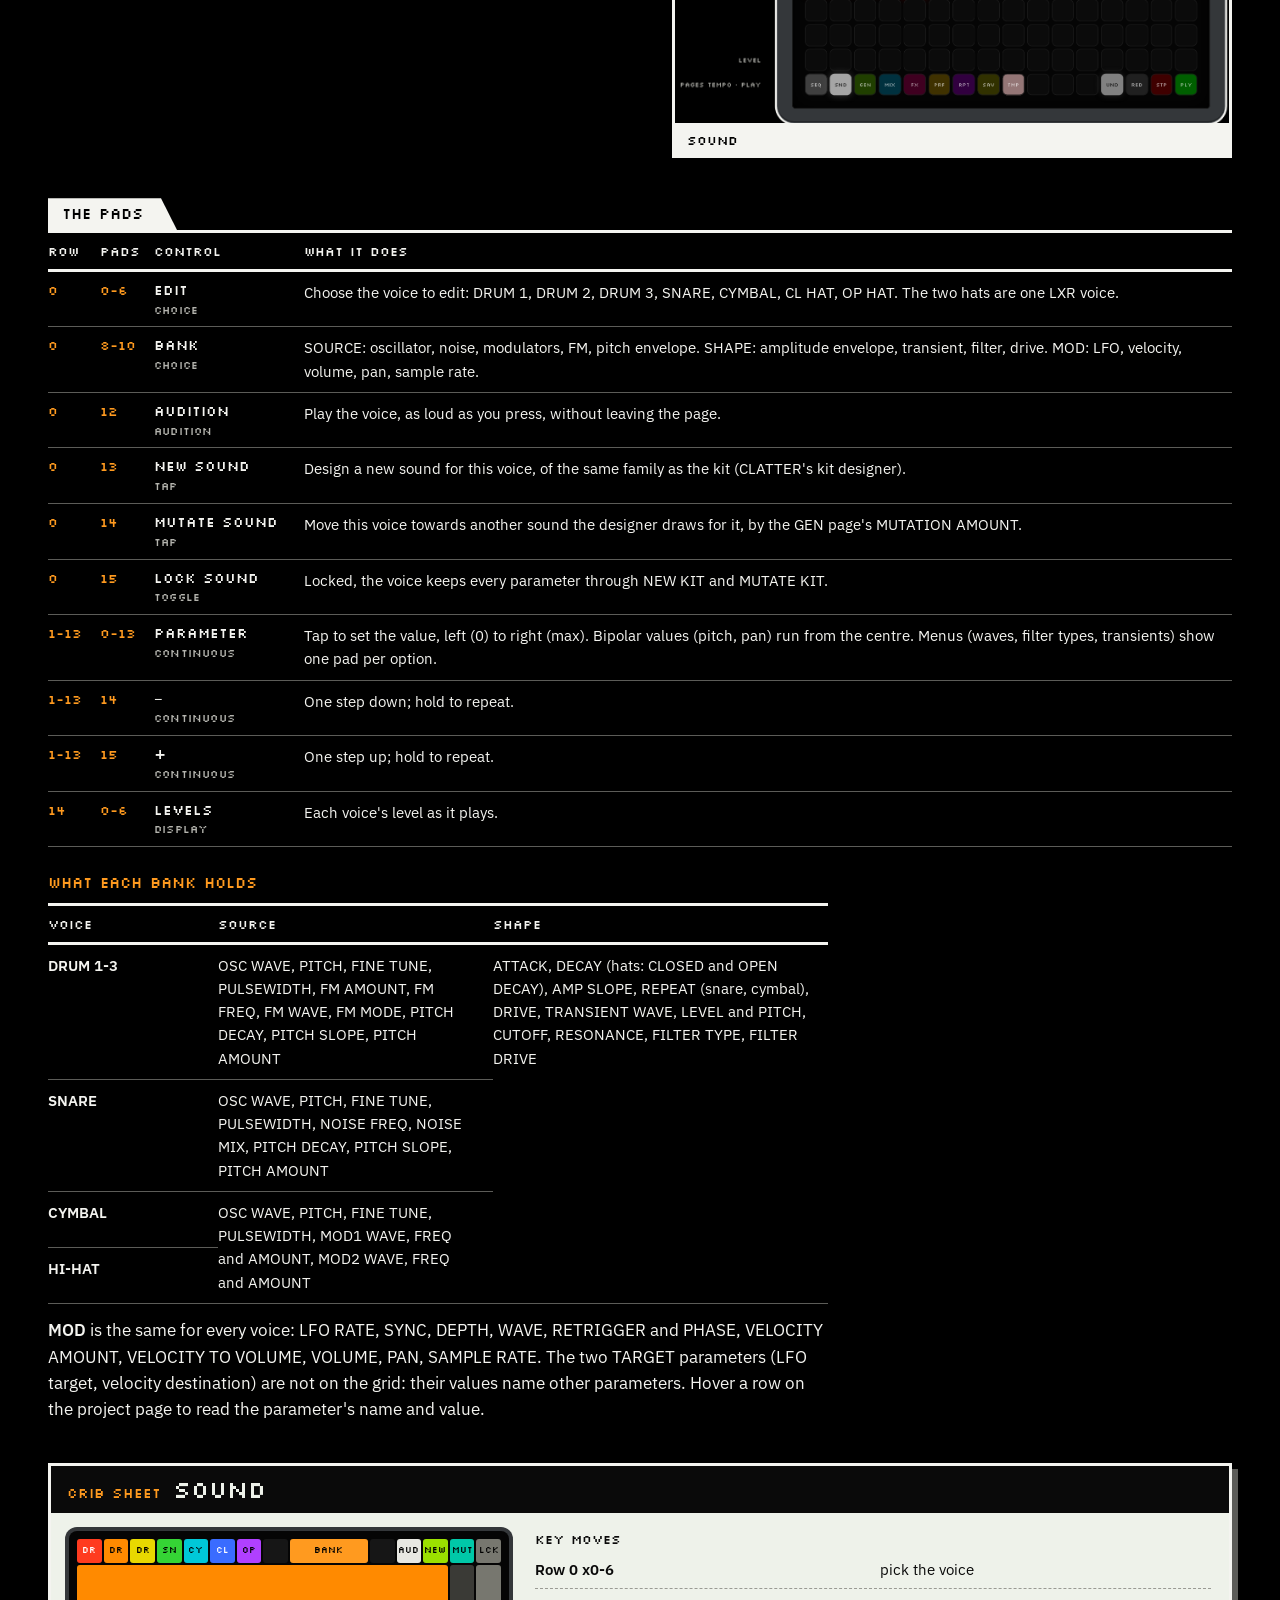
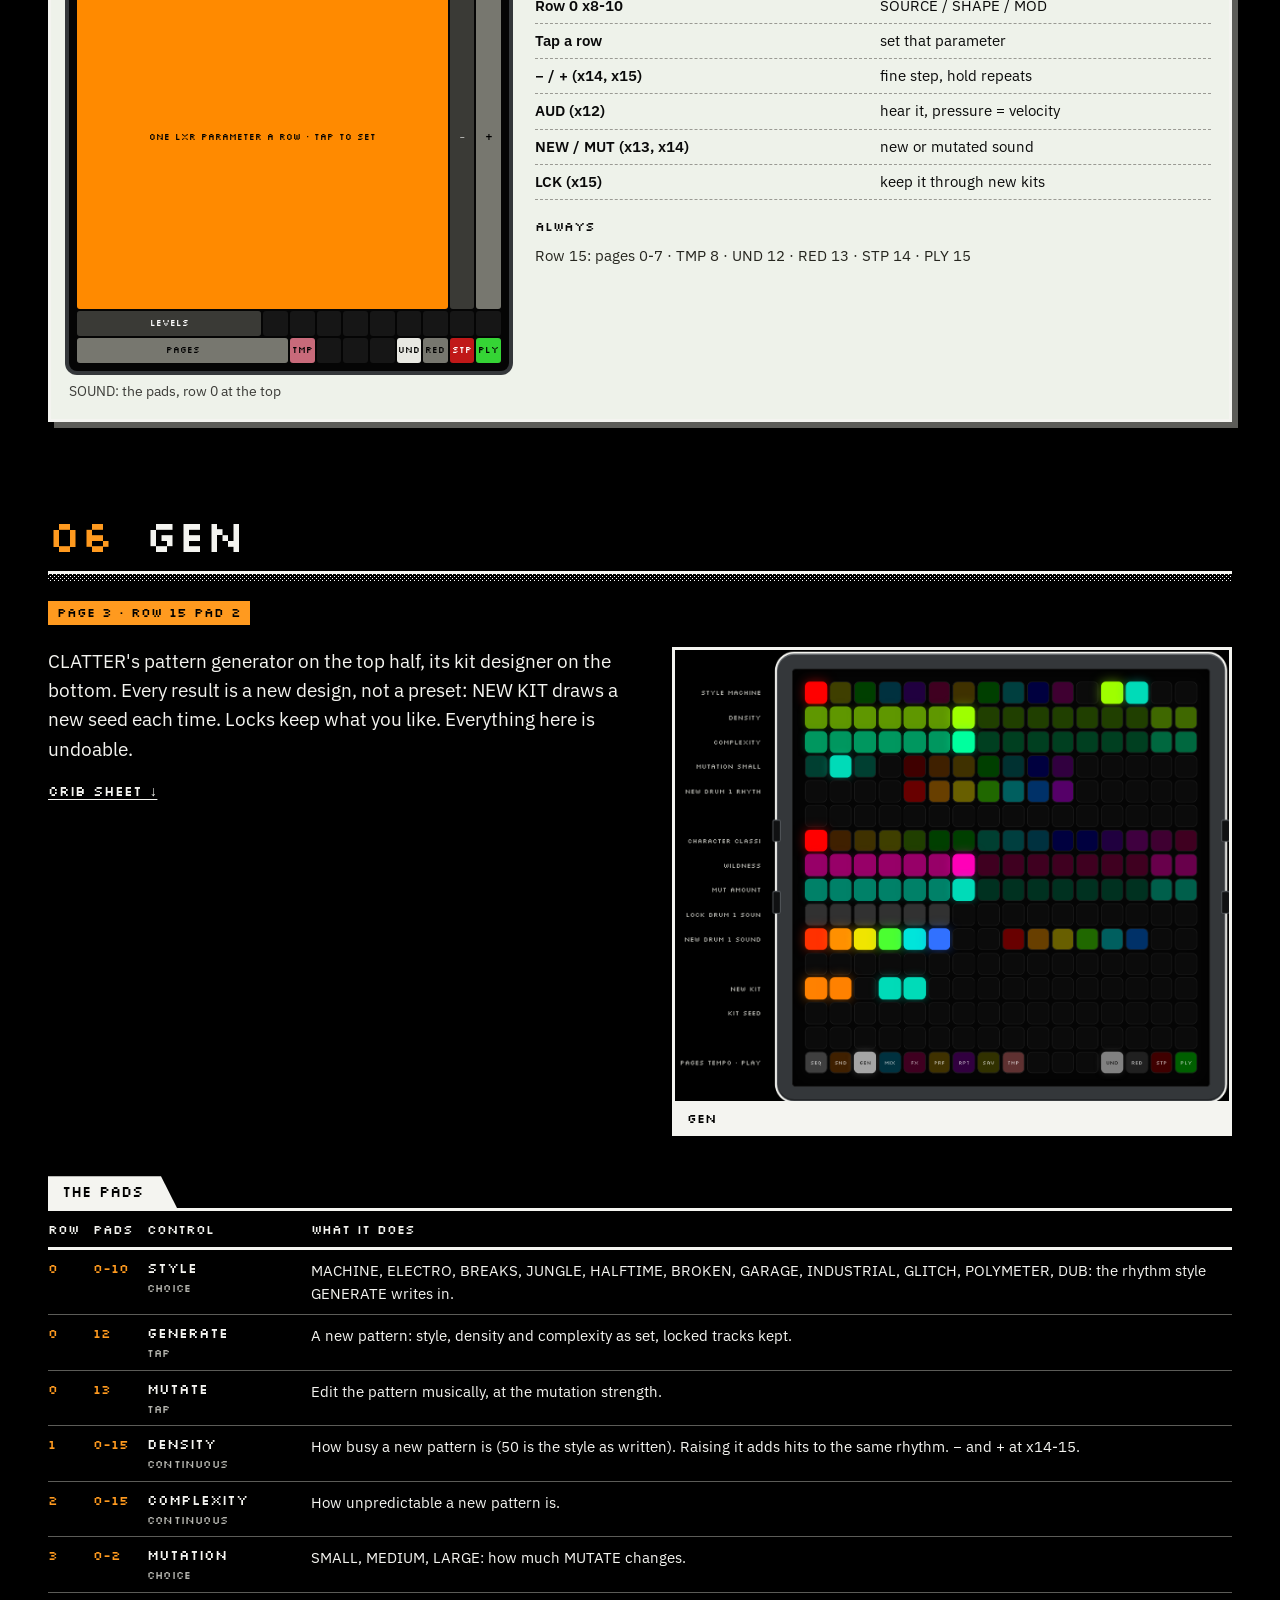
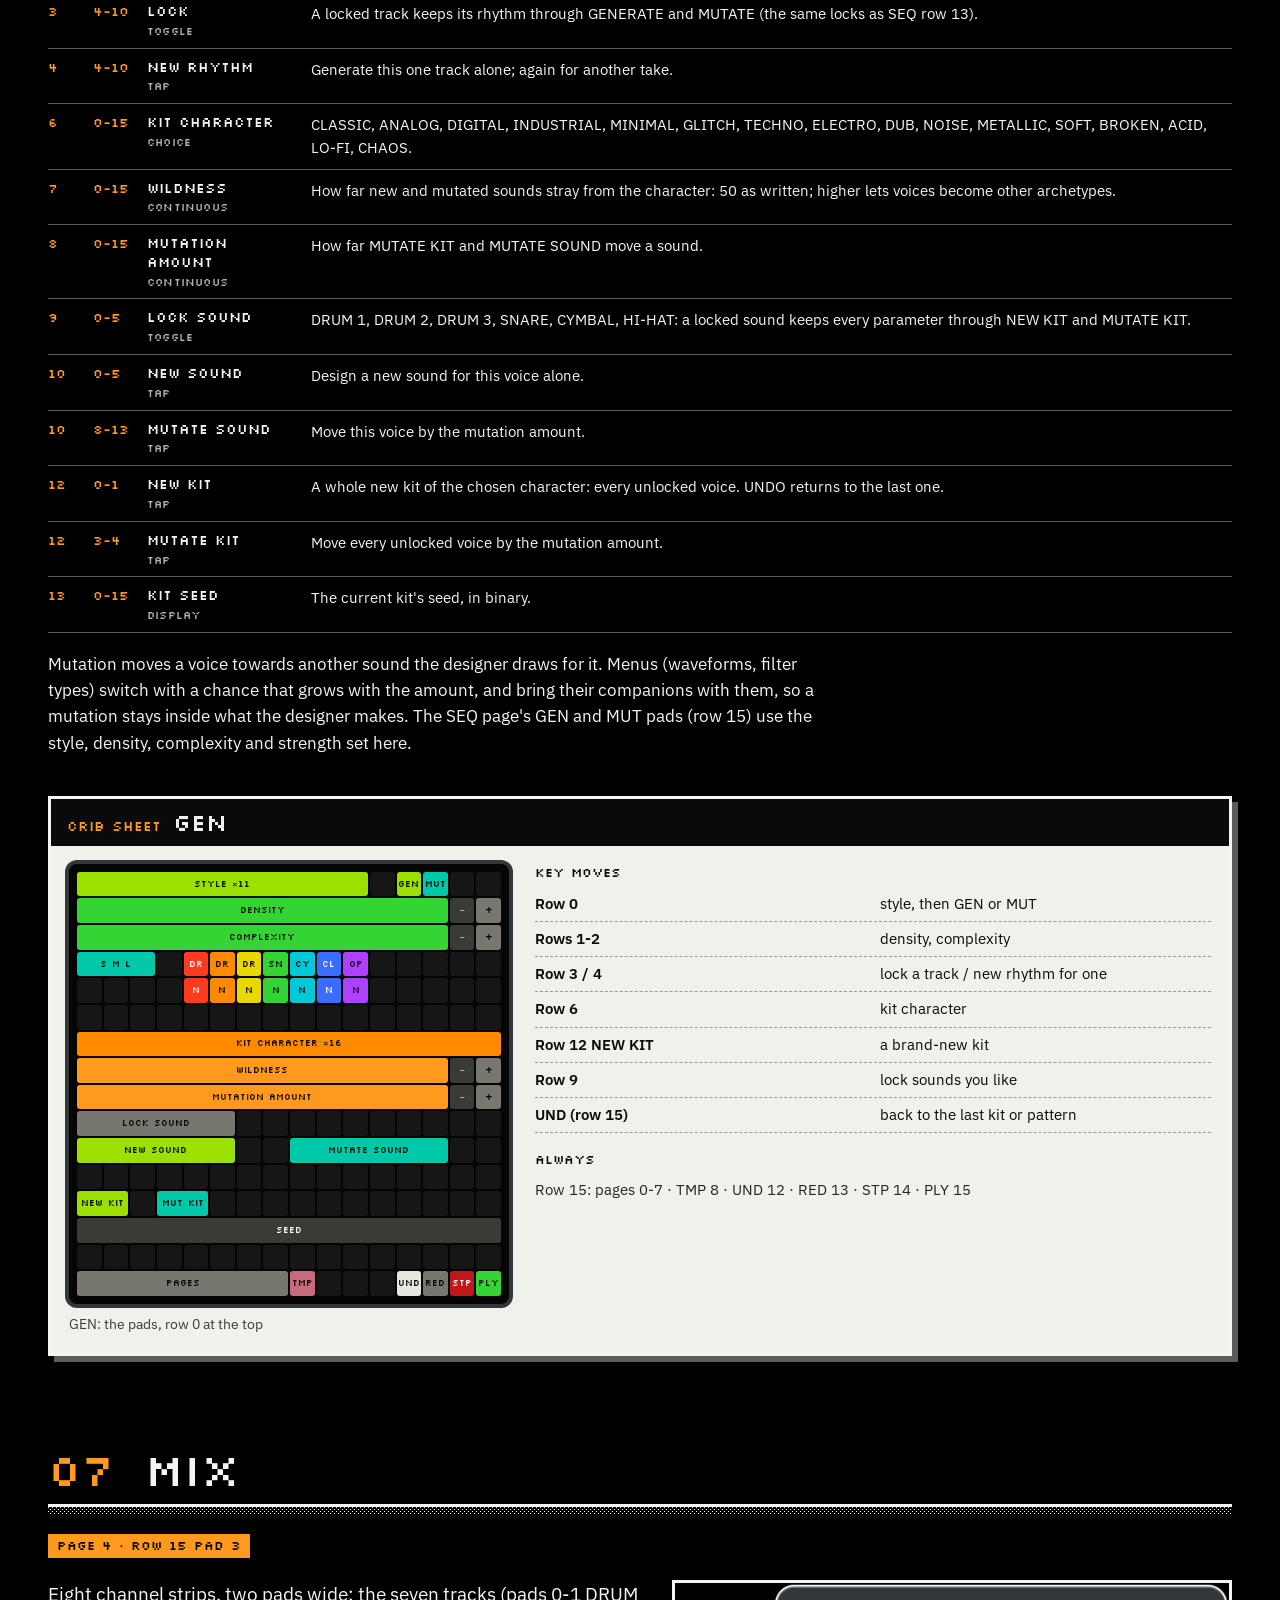
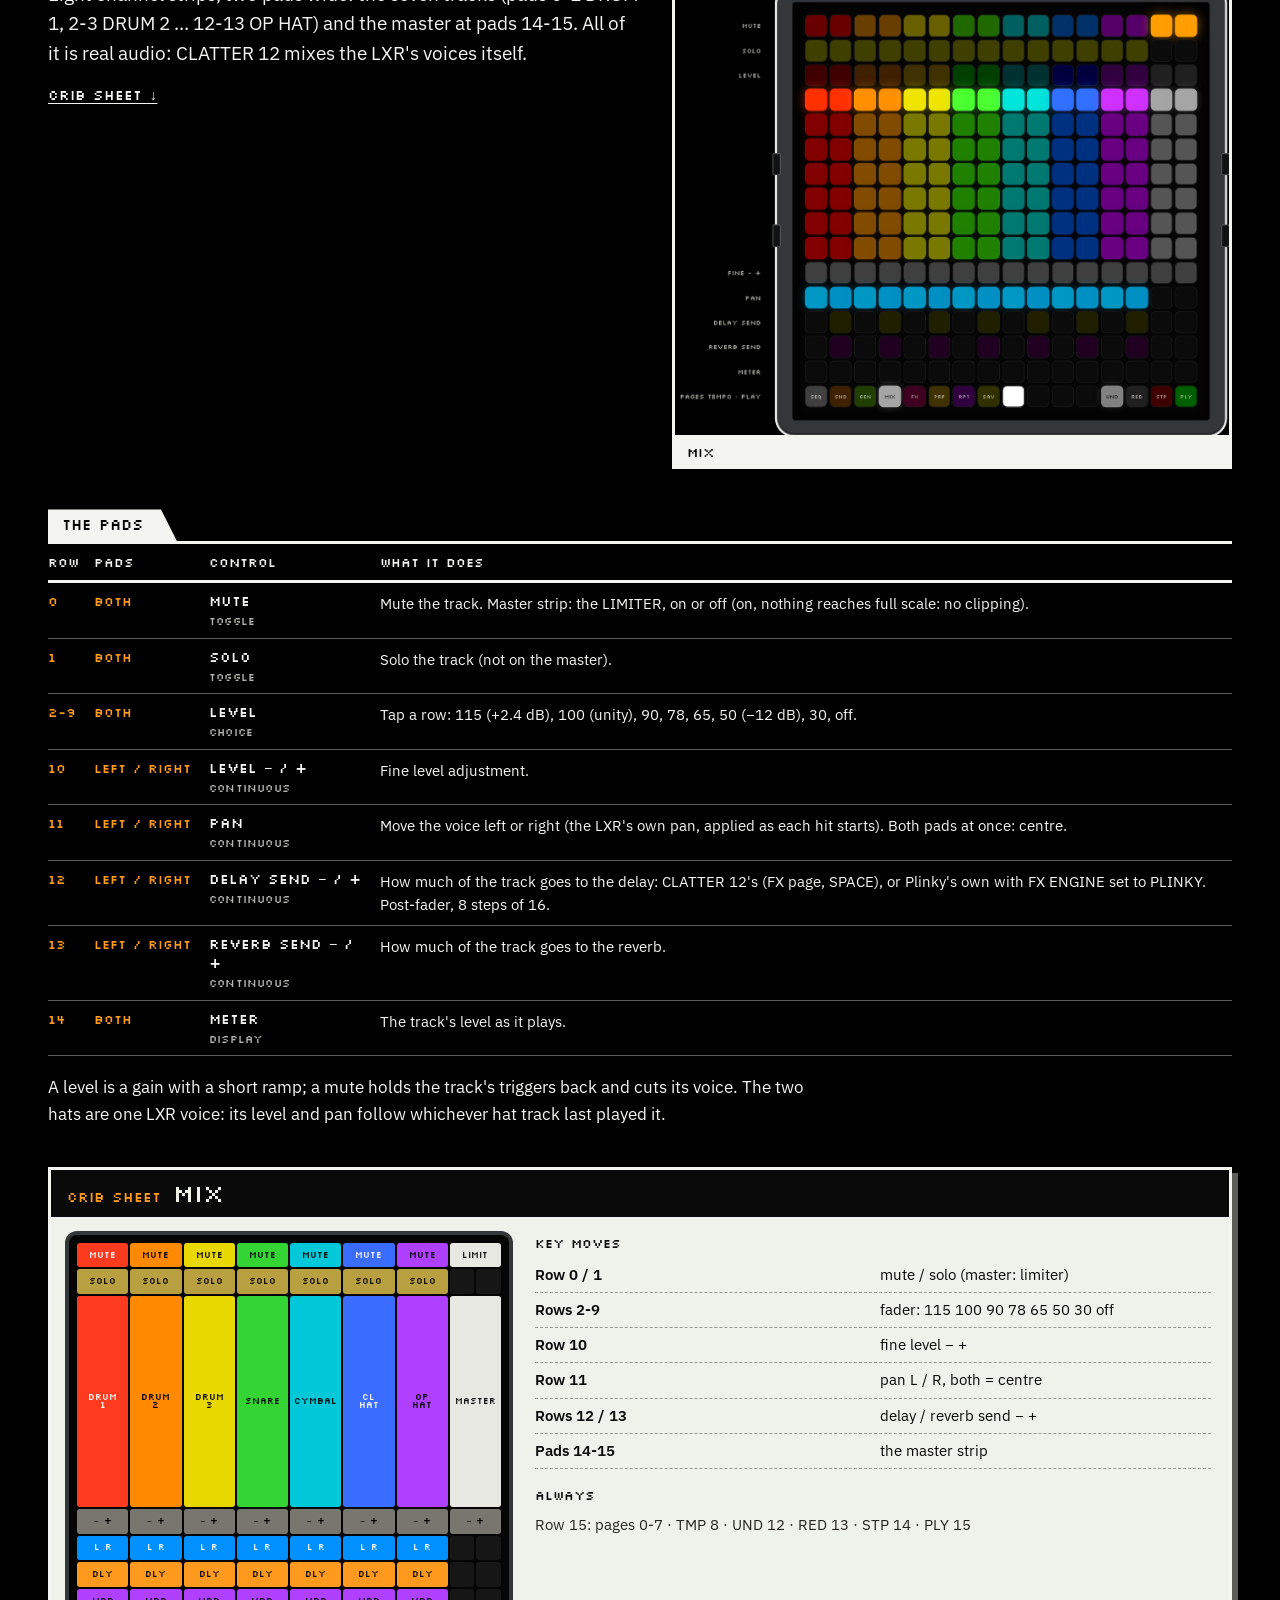
<file: docs/manual/index.html>
<!doctype html>
<html lang="en">
<head>
<meta charset="utf-8">
<meta name="viewport" content="width=device-width, initial-scale=1">
<title>CLATTER 12 Manual</title>
<meta name="description" content="The CLATTER 12 manual: every page of the Plinky 12 panel (TEMPO, SEQ, SOUND, GEN, MIX, FX, PERFORM, REPEAT, SAVE), every pad and what it does, with a crib sheet for each page. Also as a PDF.">
<meta property="og:title" content="CLATTER 12 Manual">
<meta property="og:description" content="Every page, every pad, and a crib sheet for each. Experimental: emulator only.">
<meta property="og:type" content="article">
<link rel="icon" href="data:image/svg+xml,%3Csvg xmlns='http://www.w3.org/2000/svg' viewBox='0 0 16 16' shape-rendering='crispEdges'%3E%3Crect width='16' height='16' fill='%23000'/%3E%3Cg fill='%23ff9a1f'%3E%3Crect x='2' y='2' width='4' height='4'/%3E%3Crect x='10' y='2' width='4' height='4'/%3E%3Crect x='2' y='10' width='4' height='4'/%3E%3C/g%3E%3Crect x='10' y='10' width='4' height='4' fill='%23f4f4f0'/%3E%3C/svg%3E">
<link rel="preload" href="../assets/fonts/silkscreen-latin-400-normal.woff2" as="font" type="font/woff2" crossorigin>
<link rel="preload" href="../assets/fonts/ibm-plex-sans-latin-400-normal.woff2" as="font" type="font/woff2" crossorigin>
<link rel="stylesheet" href="../assets/site.css">
<link rel="stylesheet" href="../assets/manual.css">
</head>
<body>
<!-- Generated by tools/make_manual.py: edit that, not this file. -->
<a class="skip" href="#main">Skip to the content</a>
<p class="strip" role="status"><b>EXPERIMENTAL</b> <span>CLATTER 12 compiles, links and runs in Plinky's emulator. It has not run on a Plinky 12. This manual describes the panel as designed and simulated.</span> <a href="https://github.com/clickysteve/clatter-12">GITHUB ↗</a></p>

<header class="top">
  <a class="brand" href="../">CLATTER 12</a>
  <nav aria-label="Manual">
    <a href="#contents">Contents</a><a href="#start">Quick start</a><a href="#grid">The grid</a><a href="#seq">Pages</a><a href="clatter12-manual.pdf" download>PDF</a><a href="clatter12-crib-sheets.pdf" download>Crib sheets</a><a href="../#grid">Play it</a>
  </nav>
</header>

<main id="main">
<section class="hero" aria-labelledby="h-title">
  <h1 id="h-title" class="title">MANUAL</h1>
  <p class="sub">CLATTER 12, page by page and pad by pad.</p>
  <p class="lede">Every page of the panel, every pad on it and what it does, the gestures that hold it together, and a crib sheet for each page to keep beside the Plinky. Version 0.0.4-exp. The screenshots are the panel itself, running on the <a href="../#grid">project page</a>.</p>
  <div class="cta">
    <a class="button primary" href="clatter12-manual.pdf" download>DOWNLOAD PDF</a>
    <a class="button" href="clatter12-crib-sheets.pdf" download>CRIB SHEETS PDF</a>
    <a class="link" href="../#grid">PLAY IT IN THE BROWSER ↗</a>
  </div>
</section>

<section id="contents" aria-labelledby="h-contents">
  <h2 id="h-contents" class="section"><span>00</span> Contents</h2>
  <ol class="toc"><li><a href="#start"><span>01</span><b>Quick start</b><i>Your first beat in a minute.</i></a></li><li><a href="#grid"><span>02</span><b>The grid</b><i>Rows, row 15, side buttons, kinds of control, colour.</i></a></li><li><a href="#tempo"><span>03</span><b>TEMPO</b><i>Row 15 · Pad 8 · Every Page</i></a></li><li><a href="#seq"><span>04</span><b>SEQ</b><i>Page 1 · Row 15 Pad 0</i></a></li><li><a href="#sound"><span>05</span><b>SOUND</b><i>Page 2 · Row 15 Pad 1</i></a></li><li><a href="#gen"><span>06</span><b>GEN</b><i>Page 3 · Row 15 Pad 2</i></a></li><li><a href="#mix"><span>07</span><b>MIX</b><i>Page 4 · Row 15 Pad 3</i></a></li><li><a href="#fx"><span>08</span><b>FX</b><i>Page 5 · Row 15 Pad 4</i></a></li><li><a href="#perform"><span>09</span><b>PERFORM</b><i>Page 6 · Row 15 Pad 5</i></a></li><li><a href="#repeat"><span>10</span><b>REPEAT</b><i>Page 7 · Row 15 Pad 6</i></a></li><li><a href="#save"><span>11</span><b>SAVE</b><i>Page 8 · Row 15 Pad 7</i></a></li></ol>
</section>

<section id="start" class="chapter" aria-labelledby="h-start">
  <h2 id="h-start" class="section"><span>01</span> Quick start</h2>
  <ol class="steps">
    <li><b>Press PLY</b> (row 15, the last pad). A pattern plays. <b>STP</b> next to it stops.</li>
    <li><b>Tap a dark pad</b> on SEQ's rows 0-6 to put a step in: the harder you press, the louder it is. Tap it again to take it out.</li>
    <li><b>Hold a lit step</b> and tap the rows under the steps: a ratchet on row 8, a condition on row 9, a flam or roll on row 10.</li>
    <li><b>Tap TMP</b> (row 15, pad 8) in time to set the tempo, or <b>hold</b> it for the tempo overlay.</li>
    <li><b>Change page</b> with row 15's first eight pads: SEQ, SND, GEN, MIX, FX, PRF, RPT, SAV. On GEN, <b>NEW KIT</b> (row 12) designs a whole new kit.</li>
    <li>Go to <b>PRF</b> and hold pads: kills, throws, fills, stutters. Let go and the beat is back. <b>UND</b> undoes almost anything.</li>
  </ol>
  <div class="notice" style="margin-top:18px">
    <span class="notice-head">UNVERIFIED</span>
    <p class="notice-body">Nothing here has run on a Plinky 12. The manual describes the firmware as it behaves in its simulator and on the project page.</p>
  </div>
</section>

<section id="grid" class="chapter" aria-labelledby="h-grid">
  <h2 id="h-grid" class="section"><span>02</span> The grid</h2>
  <p class="intro">The grid is the instrument: a 16 × 16 field of pressure-sensitive pads, eight pages, and nothing more than one touch deep. No menus and no shift layers; the one overlay is the tempo's, and it lasts only while its pad is held. Throughout this manual <b>rows</b> are numbered 0 to 15 from the top and <b>pads</b> 0 to 15 from the left, as the firmware counts them.</p>

  <h3 class="tab sub-tab">Row 15: the same on every page</h3>
  <div class="row15" aria-label="Row 15">
    <span class="r-pg">SEQ</span><span class="r-pg">SND</span><span class="r-pg">GEN</span><span class="r-pg">MIX</span><span class="r-pg">FX</span><span class="r-pg">PRF</span><span class="r-pg">RPT</span><span class="r-pg">SAV</span><span class="r-tmp">TMP</span><span class="r-own">·</span><span class="r-own">·</span><span class="r-own">·</span><span class="r-und">UND</span><span class="r-red">RED</span><span class="r-stp">STP</span><span class="r-ply">PLY</span>
  </div>
  <div class="scroll"><table class="ref"><thead><tr><th>Row</th><th>Pads</th><th>Control</th><th>What it does</th></tr></thead><tbody><tr><td class="rc">15</td><td class="rc">0-7</td><th>PAGES<span class="kind">NAVIGATION</span></th><td>SEQ, SOUND, GEN, MIX, FX, PERFORM, REPEAT, SAVE. The page shown is lit white. Audio never stops; a pad held on the page you leave is let go, and what LATCH holds keeps going.</td></tr><tr><td class="rc">15</td><td class="rc">8</td><th>TMP<span class="kind">TAP · HOLD</span></th><td>Tap tempo; hold for the tempo overlay. Flashes on the beat. See TEMPO.</td></tr><tr><td class="rc">15</td><td class="rc">9-11</td><th>(the page's own)<span class="kind"></span></th><td>SEQ: GEN, MUT, CLR. PERFORM: LAT, CMT, REL. REPEAT: LAT, REL.</td></tr><tr><td class="rc">15</td><td class="rc">12</td><th>UND<span class="kind">TAP</span></th><td>Undo: steps, generated or mutated patterns, kits and sounds, parameter edits, clears, length, copies and COMMITs. Edits of one kind close together undo as one. Sixteen levels.</td></tr><tr><td class="rc">15</td><td class="rc">13</td><th>RED<span class="kind">TAP</span></th><td>Redo what UNDO took back.</td></tr><tr><td class="rc">15</td><td class="rc">14</td><th>STP<span class="kind">TRANSPORT</span></th><td>Stop Plinky's transport, and the sequencer with it.</td></tr><tr><td class="rc">15</td><td class="rc">15</td><th>PLY<span class="kind">TRANSPORT</span></th><td>Start or stop.</td></tr></tbody></table></div>

  <h3 class="tab sub-tab">Plinky's side buttons</h3>
  <div class="scroll"><table class="gest"><thead><tr><th>Button</th><th>What it does</th></tr></thead><tbody>
    <tr><th>Left, top / bottom</th><td>Tempo up / down; hold to repeat. The same clock as TMP.</td></tr>
    <tr><th>Right, top / bottom</th><td>Previous / next page. Up from SEQ is the panel settings page, which shows the audio core's load (DSP).</td></tr>
  </tbody></table></div>

  <h3 class="tab sub-tab">Kinds of control</h3>
  <p class="intro" style="margin-bottom:14px">Every pad is one of six kinds, and it looks like its kind. The project page's readout names the kind of any pad you hover.</p>
  <div class="scroll"><table class="kinds"><thead><tr><th>Kind</th><th>Looks like</th><th>Examples</th></tr></thead><tbody><tr><th><span class="sw mom" aria-hidden="true"><i></i><i></i><i></i><i></i></span>MOMENTARY · HOLD</th><td>Dim at rest, its colour while held, white-tinted while LATCH holds it.</td><td>PERFORM, beat repeat, note repeat, freezes, nudge</td></tr><tr><th><span class="sw tog" aria-hidden="true"><i></i><i></i><i></i><i></i></span>TOGGLE</th><td>Lit when on.</td><td>Mute, solo, lock, LATCH, FX ENGINE, ROUTE, QUANTISE</td></tr><tr><th><span class="sw sel" aria-hidden="true"><i></i><i></i><i></i><i></i></span>CHOICE</th><td>The chosen one bright, the others faint.</td><td>Variation, ratchet, roll, curve, rate, bank</td></tr><tr><th><span class="sw cont" aria-hidden="true"><i></i><i></i><i></i><i></i></span>CONTINUOUS</th><td>A bar with − and + at its end (hold to repeat).</td><td>SOUND rows, FX rows, GEN density</td></tr><tr><th><span class="sw destr" aria-hidden="true"><i></i><i></i><i></i><i></i></span>HOLD 0.5 S · DESTRUCTIVE</th><td>Dark red, filling with red as it is held. Undoable.</td><td>CLR, COMMIT</td></tr><tr><th><span class="sw show" aria-hidden="true"><i></i><i></i><i></i><i></i></span>DISPLAY</th><td>Does nothing when touched.</td><td>Meters, playhead, the bar's step, the seed</td></tr></tbody></table></div>

  <h3 class="tab sub-tab">Colour</h3>
  <p class="intro">Seven track hues, always in the same order: <span class="hue" style="--h:#ff3b1f">DRUM 1</span> <span class="hue" style="--h:#ff8a00">DRUM 2</span> <span class="hue" style="--h:#e8d800">DRUM 3</span> <span class="hue" style="--h:#35d435">SNARE</span> <span class="hue" style="--h:#00c8d8">CYMBAL</span> <span class="hue" style="--h:#3a6cff">CL HAT</span> <span class="hue" style="--h:#b040ff">OP HAT</span>. Brightness is velocity or level; white is the page shown, the selected step and the playhead. On the performance pages: kill red, delay amber, reverb violet, freeze ice blue, fill green, mutation teal, stutter and beat repeat magenta, scenes gold, LATCH blue, density blue (thinner) to orange (busier).</p>
</section>

<section id="tempo" class="chapter" aria-labelledby="h-tempo">
  <h2 id="h-tempo" class="section"><span>03</span> TEMPO</h2>
  <p class="chip-tag">ROW 15 · PAD 8 · EVERY PAGE</p>
  <div class="lead-grid">
    <div class="lead-text"><p>The <b>TMP</b> pad sits on row 15 of every page. <b>Tap</b> it in time to set the tempo; <b>hold</b> it to open the
tempo overlay over rows 0 to 14, for as long as you hold it. It flashes on each beat. There is one clock: every change
is Plinky's own tempo, the same one the left side buttons move, and the sequencer follows it.</p><p class="jump"><a href="#crib-tempo">CRIB SHEET ↓</a></p></div>
    <div class="figs"><figure class="shot"><img src="img/tempo.png" alt="The tempo overlay: 120 in pad digits, the -10 -5 -1, half, double and +1 +5 +10 row, sixteen presets, nudge pads, a tap row and the tempo range." loading="lazy" width="1305" height="1064"><figcaption>TEMPO</figcaption></figure></div>
  </div>
  <h3 class="tab sub-tab">The pads</h3>
  <div class="scroll"><table class="ref"><thead><tr><th>Row</th><th>Pads</th><th>Control</th><th>What it does</th></tr></thead><tbody><tr><td class="rc">15</td><td class="rc">8</td><th>TMP: tap<span class="kind">TAP</span></th><td>Tap tempo from the second tap (the average of the last up to three intervals). A 2 second pause starts a new count.</td></tr><tr><td class="rc">15</td><td class="rc">8</td><th>TMP: hold<span class="kind">MOMENTARY</span></th><td>Hold for 0.3 s: the tempo overlay replaces rows 0-14 while held. Let go and the page comes back.</td></tr><tr><td class="rc">1-5</td><td class="rc">0-12</td><th>BPM<span class="kind">DISPLAY</span></th><td>The tempo in pad digits. Amber after a tap tempo.</td></tr><tr><td class="rc">3</td><td class="rc">14</td><th>BEAT<span class="kind">DISPLAY</span></th><td>Flashes on each beat.</td></tr><tr><td class="rc">7</td><td class="rc">0-2</td><th>-10 -5 -1<span class="kind">TAP</span></th><td>Coarse and fine steps down. The sequencer keeps whole BPM, so 1 is the finest step.</td></tr><tr><td class="rc">7</td><td class="rc">6-7</td><th>HALF TIME<span class="kind">TAP</span></th><td>Halve the tempo.</td></tr><tr><td class="rc">7</td><td class="rc">8-9</td><th>DOUBLE TIME<span class="kind">TAP</span></th><td>Double the tempo (at most 300).</td></tr><tr><td class="rc">7</td><td class="rc">13-15</td><th>+1 +5 +10<span class="kind">TAP</span></th><td>Fine and coarse steps up.</td></tr><tr><td class="rc">9</td><td class="rc">0-15</td><th>PRESETS<span class="kind">TAP</span></th><td>Go straight to 70 80 90 100 110 115 120 124 128 132 136 140 150 160 170 174 BPM.</td></tr><tr><td class="rc">11</td><td class="rc">0-3</td><th>NUDGE SLOWER<span class="kind">MOMENTARY</span></th><td>While held, about 4 % slower, to pull the beat into line with something else. Let go: back to the tempo.</td></tr><tr><td class="rc">11</td><td class="rc">12-15</td><th>NUDGE FASTER<span class="kind">MOMENTARY</span></th><td>While held, about 4 % faster.</td></tr><tr><td class="rc">13</td><td class="rc">0-15</td><th>TAP<span class="kind">TAP</span></th><td>Tap the beat on any pad of the row.</td></tr><tr><td class="rc">14</td><td class="rc">0-15</td><th>TEMPO RANGE<span class="kind">DISPLAY</span></th><td>Where the tempo sits between 30 and 300 BPM.</td></tr></tbody></table></div>
  <div class="notes"><p>A tempo change applies from the next LXR block and never moves the play position. Ratchets, repeats and the
delay's time all follow it. Hold TMP with one hand and tap the overlay with the other: it is a two-handed gesture,
like holding a step to edit it.</p></div>
  <aside class="crib" id="crib-tempo" aria-label="TEMPO crib sheet">
  <p class="crib-head"><span>CRIB SHEET</span> TEMPO</p>
  <div class="crib-body">
    <figure class="padmap" aria-label="TEMPO: the pads, row 0 at the top"><div class="map"><i style="grid-area:1/1"></i><i style="grid-area:1/2"></i><i style="grid-area:1/3"></i><i style="grid-area:1/4"></i><i style="grid-area:1/5"></i><i style="grid-area:1/6"></i><i style="grid-area:1/7"></i><i style="grid-area:1/8"></i><i style="grid-area:1/9"></i><i style="grid-area:1/10"></i><i style="grid-area:1/11"></i><i style="grid-area:1/12"></i><i style="grid-area:1/13"></i><i style="grid-area:1/14"></i><i style="grid-area:1/15"></i><i style="grid-area:1/16"></i><i style="grid-area:2/1"></i><i style="grid-area:2/2"></i><i style="grid-area:2/3"></i><i style="grid-area:2/4"></i><i style="grid-area:2/5"></i><i style="grid-area:2/6"></i><i style="grid-area:2/7"></i><i style="grid-area:2/8"></i><i style="grid-area:2/9"></i><i style="grid-area:2/10"></i><i style="grid-area:2/11"></i><i style="grid-area:2/12"></i><i style="grid-area:2/13"></i><i style="grid-area:2/14"></i><i style="grid-area:2/15"></i><i style="grid-area:2/16"></i><i style="grid-area:3/1"></i><i style="grid-area:3/2"></i><i style="grid-area:3/3"></i><i style="grid-area:3/4"></i><i style="grid-area:3/5"></i><i style="grid-area:3/6"></i><i style="grid-area:3/7"></i><i style="grid-area:3/8"></i><i style="grid-area:3/9"></i><i style="grid-area:3/10"></i><i style="grid-area:3/11"></i><i style="grid-area:3/12"></i><i style="grid-area:3/13"></i><i style="grid-area:3/14"></i><i style="grid-area:3/15"></i><i style="grid-area:3/16"></i><i style="grid-area:4/1"></i><i style="grid-area:4/2"></i><i style="grid-area:4/3"></i><i style="grid-area:4/4"></i><i style="grid-area:4/5"></i><i style="grid-area:4/6"></i><i style="grid-area:4/7"></i><i style="grid-area:4/8"></i><i style="grid-area:4/9"></i><i style="grid-area:4/10"></i><i style="grid-area:4/11"></i><i style="grid-area:4/12"></i><i style="grid-area:4/13"></i><i style="grid-area:4/14"></i><i style="grid-area:4/15"></i><i style="grid-area:4/16"></i><i style="grid-area:5/1"></i><i style="grid-area:5/2"></i><i style="grid-area:5/3"></i><i style="grid-area:5/4"></i><i style="grid-area:5/5"></i><i style="grid-area:5/6"></i><i style="grid-area:5/7"></i><i style="grid-area:5/8"></i><i style="grid-area:5/9"></i><i style="grid-area:5/10"></i><i style="grid-area:5/11"></i><i style="grid-area:5/12"></i><i style="grid-area:5/13"></i><i style="grid-area:5/14"></i><i style="grid-area:5/15"></i><i style="grid-area:5/16"></i><i style="grid-area:6/1"></i><i style="grid-area:6/2"></i><i style="grid-area:6/3"></i><i style="grid-area:6/4"></i><i style="grid-area:6/5"></i><i style="grid-area:6/6"></i><i style="grid-area:6/7"></i><i style="grid-area:6/8"></i><i style="grid-area:6/9"></i><i style="grid-area:6/10"></i><i style="grid-area:6/11"></i><i style="grid-area:6/12"></i><i style="grid-area:6/13"></i><i style="grid-area:6/14"></i><i style="grid-area:6/15"></i><i style="grid-area:6/16"></i><i style="grid-area:7/1"></i><i style="grid-area:7/2"></i><i style="grid-area:7/3"></i><i style="grid-area:7/4"></i><i style="grid-area:7/5"></i><i style="grid-area:7/6"></i><i style="grid-area:7/7"></i><i style="grid-area:7/8"></i><i style="grid-area:7/9"></i><i style="grid-area:7/10"></i><i style="grid-area:7/11"></i><i style="grid-area:7/12"></i><i style="grid-area:7/13"></i><i style="grid-area:7/14"></i><i style="grid-area:7/15"></i><i style="grid-area:7/16"></i><i style="grid-area:8/1"></i><i style="grid-area:8/2"></i><i style="grid-area:8/3"></i><i style="grid-area:8/4"></i><i style="grid-area:8/5"></i><i style="grid-area:8/6"></i><i style="grid-area:8/7"></i><i style="grid-area:8/8"></i><i style="grid-area:8/9"></i><i style="grid-area:8/10"></i><i style="grid-area:8/11"></i><i style="grid-area:8/12"></i><i style="grid-area:8/13"></i><i style="grid-area:8/14"></i><i style="grid-area:8/15"></i><i style="grid-area:8/16"></i><i style="grid-area:9/1"></i><i style="grid-area:9/2"></i><i style="grid-area:9/3"></i><i style="grid-area:9/4"></i><i style="grid-area:9/5"></i><i style="grid-area:9/6"></i><i style="grid-area:9/7"></i><i style="grid-area:9/8"></i><i style="grid-area:9/9"></i><i style="grid-area:9/10"></i><i style="grid-area:9/11"></i><i style="grid-area:9/12"></i><i style="grid-area:9/13"></i><i style="grid-area:9/14"></i><i style="grid-area:9/15"></i><i style="grid-area:9/16"></i><i style="grid-area:10/1"></i><i style="grid-area:10/2"></i><i style="grid-area:10/3"></i><i style="grid-area:10/4"></i><i style="grid-area:10/5"></i><i style="grid-area:10/6"></i><i style="grid-area:10/7"></i><i style="grid-area:10/8"></i><i style="grid-area:10/9"></i><i style="grid-area:10/10"></i><i style="grid-area:10/11"></i><i style="grid-area:10/12"></i><i style="grid-area:10/13"></i><i style="grid-area:10/14"></i><i style="grid-area:10/15"></i><i style="grid-area:10/16"></i><i style="grid-area:11/1"></i><i style="grid-area:11/2"></i><i style="grid-area:11/3"></i><i style="grid-area:11/4"></i><i style="grid-area:11/5"></i><i style="grid-area:11/6"></i><i style="grid-area:11/7"></i><i style="grid-area:11/8"></i><i style="grid-area:11/9"></i><i style="grid-area:11/10"></i><i style="grid-area:11/11"></i><i style="grid-area:11/12"></i><i style="grid-area:11/13"></i><i style="grid-area:11/14"></i><i style="grid-area:11/15"></i><i style="grid-area:11/16"></i><i style="grid-area:12/1"></i><i style="grid-area:12/2"></i><i style="grid-area:12/3"></i><i style="grid-area:12/4"></i><i style="grid-area:12/5"></i><i style="grid-area:12/6"></i><i style="grid-area:12/7"></i><i style="grid-area:12/8"></i><i style="grid-area:12/9"></i><i style="grid-area:12/10"></i><i style="grid-area:12/11"></i><i style="grid-area:12/12"></i><i style="grid-area:12/13"></i><i style="grid-area:12/14"></i><i style="grid-area:12/15"></i><i style="grid-area:12/16"></i><i style="grid-area:13/1"></i><i style="grid-area:13/2"></i><i style="grid-area:13/3"></i><i style="grid-area:13/4"></i><i style="grid-area:13/5"></i><i style="grid-area:13/6"></i><i style="grid-area:13/7"></i><i style="grid-area:13/8"></i><i style="grid-area:13/9"></i><i style="grid-area:13/10"></i><i style="grid-area:13/11"></i><i style="grid-area:13/12"></i><i style="grid-area:13/13"></i><i style="grid-area:13/14"></i><i style="grid-area:13/15"></i><i style="grid-area:13/16"></i><i style="grid-area:14/1"></i><i style="grid-area:14/2"></i><i style="grid-area:14/3"></i><i style="grid-area:14/4"></i><i style="grid-area:14/5"></i><i style="grid-area:14/6"></i><i style="grid-area:14/7"></i><i style="grid-area:14/8"></i><i style="grid-area:14/9"></i><i style="grid-area:14/10"></i><i style="grid-area:14/11"></i><i style="grid-area:14/12"></i><i style="grid-area:14/13"></i><i style="grid-area:14/14"></i><i style="grid-area:14/15"></i><i style="grid-area:14/16"></i><i style="grid-area:15/1"></i><i style="grid-area:15/2"></i><i style="grid-area:15/3"></i><i style="grid-area:15/4"></i><i style="grid-area:15/5"></i><i style="grid-area:15/6"></i><i style="grid-area:15/7"></i><i style="grid-area:15/8"></i><i style="grid-area:15/9"></i><i style="grid-area:15/10"></i><i style="grid-area:15/11"></i><i style="grid-area:15/12"></i><i style="grid-area:15/13"></i><i style="grid-area:15/14"></i><i style="grid-area:15/15"></i><i style="grid-area:15/16"></i><i style="grid-area:16/1"></i><i style="grid-area:16/2"></i><i style="grid-area:16/3"></i><i style="grid-area:16/4"></i><i style="grid-area:16/5"></i><i style="grid-area:16/6"></i><i style="grid-area:16/7"></i><i style="grid-area:16/8"></i><i style="grid-area:16/9"></i><i style="grid-area:16/10"></i><i style="grid-area:16/11"></i><i style="grid-area:16/12"></i><i style="grid-area:16/13"></i><i style="grid-area:16/14"></i><i style="grid-area:16/15"></i><i style="grid-area:16/16"></i><b style="grid-area:2/1/7/14;background:#e8e8e2;color:#000">BPM IN DIGITS</b><b style="grid-area:4/15/5/16;background:#e8e8e2;color:#000">♩</b><b style="grid-area:8/1/9/4;background:#0090ff;color:#fff">-10 -5 -1</b><b style="grid-area:8/7/9/9;background:#80d0ff;color:#000">½×</b><b style="grid-area:8/9/9/11;background:#ff9a1f;color:#000">2×</b><b style="grid-area:8/14/9/17;background:#ff8a00;color:#000">+1+5+10</b><b style="grid-area:10/1/11/17;background:#a09a20;color:#000">PRESETS 70 … 174</b><b style="grid-area:12/1/13/5;background:#0090ff;color:#fff">NUDGE -</b><b style="grid-area:12/13/13/17;background:#ff8a00;color:#000">NUDGE +</b><b style="grid-area:14/1/15/17;background:#77776f;color:#000">TAP THE BEAT HERE</b><b style="grid-area:15/1/16/17;background:#3a3a36;color:#fff">30 … RANGE … 300</b><b style="grid-area:16/1/17/9;background:#77776f;color:#000">PAGES</b><b style="grid-area:16/9/17/10;background:#c86a7a;color:#000">TMP</b><b style="grid-area:16/13/17/14;background:#e8e8e2;color:#000">UND</b><b style="grid-area:16/14/17/15;background:#77776f;color:#000">RED</b><b style="grid-area:16/15/17/16;background:#c01818;color:#fff">STP</b><b style="grid-area:16/16/17/17;background:#35d435;color:#000">PLY</b></div><figcaption>TEMPO: the pads, row 0 at the top</figcaption></figure>
    <div class="crib-moves"><p class="crib-sub">KEY MOVES</p><ul><li><b>Tap TMP in time</b><span>tap tempo (from the 2nd tap)</span></li><li><b>Hold TMP</b><span>overlay, while held</span></li><li><b>Hold TMP + row 7</b><span>±1 / ±5 / ±10, ½×, 2×</span></li><li><b>Hold TMP + row 9</b><span>jump to a preset BPM</span></li><li><b>Hold TMP + hold row 11</b><span>nudge ±4 % while held</span></li><li><b>Left side buttons</b><span>tempo up / down (hold repeats)</span></li></ul>
    <p class="crib-sub">ALWAYS</p><p class="crib-always">Row 15: pages 0-7 · TMP 8 · UND 12 · RED 13 · STP 14 · PLY 15</p></div>
  </div>
</aside>
</section>
<section id="seq" class="chapter" aria-labelledby="h-seq">
  <h2 id="h-seq" class="section"><span>04</span> SEQ</h2>
  <p class="chip-tag">PAGE 1 · ROW 15 PAD 0</p>
  <div class="lead-grid">
    <div class="lead-text"><p>The sequencer: seven LXR triggers by 16 steps, up to 64 steps in four views. Tap to put a step in, tap to
take it out, <b>hold</b> a step to edit it with the rows below. Brightness is velocity; a step tinted towards white
carries a variation, condition or ratchet.</p><p class="jump"><a href="#crib-seq">CRIB SHEET ↓</a></p></div>
    <div class="figs"><figure class="shot"><img src="img/seq.png" alt="The SEQ page: seven track rows of steps, the playhead, and the step editor with the selected snare step's variation, condition, roll, curve and velocity." loading="lazy" width="1305" height="1064"><figcaption>SEQ</figcaption></figure></div>
  </div>
  <h3 class="tab sub-tab">The pads</h3>
  <div class="scroll"><table class="ref"><thead><tr><th>Row</th><th>Pads</th><th>Control</th><th>What it does</th></tr></thead><tbody><tr><td class="rc">0-6</td><td class="rc">0-15</td><th>STEPS<span class="kind">STEP PAD</span></th><td>One row per track: DRUM 1, DRUM 2, DRUM 3, SNARE, CYMBAL, CL HAT, OP HAT. The 16 steps of the view shown on row 14.</td></tr><tr><td class="rc">7</td><td class="rc">0-15</td><th>PLAYHEAD<span class="kind">DISPLAY</span></th><td>The step playing now.</td></tr><tr><td class="rc">8</td><td class="rc">0-5</td><th>VARIATION<span class="kind">CHOICE</span></th><td>NONE, A, B, SECOND SOUND, SECOND SOUND A, SECOND SOUND B: the same LXR voice with its parameters moved for that hit. Every track has A and B; DRUM 3 and SNARE also have a second sound (percussion, clap).</td></tr><tr><td class="rc">8</td><td class="rc">8-13</td><th>RATCHET<span class="kind">CHOICE</span></th><td>1x 2x 3x 4x 6x 8x: strokes within the step (32nds, 32nd triplets, 64ths, 64th triplets, 128ths). Never closer than 12 ms, so at fast tempos 8x plays 6 or 4.</td></tr><tr><td class="rc">9</td><td class="rc">0-12</td><th>CONDITION<span class="kind">CHOICE</span></th><td>ALWAYS · 1:2 2:2 · 1:3 2:3 3:3 · 1:4 2:4 3:4 4:4 · 25 % 50 % 75 %. Passes are counted from PLAY: 1:2 plays on the first of every two, 2:2 on the second.</td></tr><tr><td class="rc">10</td><td class="rc">0-6</td><th>ROLL<span class="kind">CHOICE</span></th><td>NONE, FLAM, DRAG, DOUBLE, TRIPLE, ACCELERATING, DECELERATING. Flams and drags play ahead of the step, so the hit stays on the beat.</td></tr><tr><td class="rc">10</td><td class="rc">8-14</td><th>CURVE<span class="kind">CHOICE</span></th><td>How a ratchet's or roll's strokes run: FLAT, FADE IN, FADE OUT, ACCENT FIRST, ACCENT LAST, ALTERNATING, HUMAN.</td></tr><tr><td class="rc">11</td><td class="rc">0-15</td><th>VELOCITY<span class="kind">CHOICE</span></th><td>Sixteen levels, 8 to 127: set the selected step's velocity exactly.</td></tr><tr><td class="rc">12</td><td class="rc">0-6</td><th>MUTE<span class="kind">TOGGLE</span></th><td>Mute a track: its steps do not reach the voice and its sound is cut. Dark when muted.</td></tr><tr><td class="rc">12</td><td class="rc">8-14</td><th>SOLO<span class="kind">TOGGLE</span></th><td>Only soloed tracks are heard.</td></tr><tr><td class="rc">13</td><td class="rc">0-6</td><th>LOCK<span class="kind">TOGGLE</span></th><td>Lock a track's rhythm: GENERATE and MUTATE leave it alone.</td></tr><tr><td class="rc">13</td><td class="rc">8-14</td><th>PLAY<span class="kind">AUDITION</span></th><td>Play the voice now, as loud as you press.</td></tr><tr><td class="rc">14</td><td class="rc">0-3</td><th>VIEW 1-16 … 49-64<span class="kind">CHOICE</span></th><td>Show that page of steps. Hold one and tap another to copy it there.</td></tr><tr><td class="rc">14</td><td class="rc">4-7</td><th>LENGTH<span class="kind">CHOICE</span></th><td>16, 32, 48 or 64 steps play.</td></tr><tr><td class="rc">14</td><td class="rc">8-15</td><th>SWING<span class="kind">CHOICE</span></th><td>50 54 57 61 64 68 71 75 %: 50 is straight, 75 dotted.</td></tr><tr><td class="rc">15</td><td class="rc">9</td><th>GEN<span class="kind">TAP</span></th><td>A new pattern in the GEN page's style, density and complexity. Locked tracks stay.</td></tr><tr><td class="rc">15</td><td class="rc">10</td><th>MUT<span class="kind">TAP</span></th><td>Musical edits to the unlocked tracks, at the GEN page's mutation strength.</td></tr><tr><td class="rc">15</td><td class="rc">11</td><th>CLR<span class="kind">HOLD · DESTRUCTIVE</span></th><td>Hold half a second to clear every step. UNDO brings them back.</td></tr></tbody></table></div>
  <div class="notes"><h4>Steps: tap, hold, edit</h4>
<div class="scroll"><table class="gest"><thead><tr><th>Gesture</th><th>Result</th></tr></thead><tbody>
<tr><th>Tap an empty step</th><td>On, as loud as you press, and selected. Stopped, it plays.</td></tr>
<tr><th>Tap a lit step</th><td>Off (released within 0.3 s), with everything it carried.</td></tr>
<tr><th>Hold a lit step</th><td>It stays on and is selected; rows 8-11 show and change it. Pressure re-takes its velocity until you touch an editor pad.</td></tr>
<tr><th>Hold a step, tap an editor pad</th><td>The edit applies; the step keeps its velocity, so a light hold does not quieten an accent.</td></tr>
<tr><th>Hold several steps, tap an editor pad</th><td>All of them change together.</td></tr>
<tr><th>After letting go</th><td>The step stays selected: the editor rows keep acting on it.</td></tr>
<tr><th>Hold a VIEW pad, tap another</th><td>Copy that page of steps onto the other.</td></tr>
</tbody></table></div>
<h4>Rolls</h4>
<div class="scroll"><table class="gest"><thead><tr><th>Roll</th><th>What plays</th></tr></thead><tbody>
<tr><th>FLAM</th><td>One soft grace note about a 64th before the hit (15-35 ms), played ahead of the step.</td></tr>
<tr><th>DRAG</th><td>Two grace notes a 128th apart before the hit: a ruff.</td></tr>
<tr><th>DOUBLE</th><td>Two strokes in the step, the second a little softer.</td></tr>
<tr><th>TRIPLE</th><td>Three strokes, 100 / 72 / 86 %.</td></tr>
<tr><th>ACCELERATING</th><td>Strokes closing in over two steps, rising. The ratchet count sets how many (6 if under 3).</td></tr>
<tr><th>DECELERATING</th><td>Strokes spreading out over two steps, falling away.</td></tr>
</tbody></table></div>
<p>Stopped, every ratchet, roll and curve pad plays the selected step as it now sounds, so you can hear a choice as you make it.</p></div>
  <aside class="crib" id="crib-seq" aria-label="SEQ crib sheet">
  <p class="crib-head"><span>CRIB SHEET</span> SEQ</p>
  <div class="crib-body">
    <figure class="padmap" aria-label="SEQ: the pads, row 0 at the top"><div class="map"><i style="grid-area:1/1"></i><i style="grid-area:1/2"></i><i style="grid-area:1/3"></i><i style="grid-area:1/4"></i><i style="grid-area:1/5"></i><i style="grid-area:1/6"></i><i style="grid-area:1/7"></i><i style="grid-area:1/8"></i><i style="grid-area:1/9"></i><i style="grid-area:1/10"></i><i style="grid-area:1/11"></i><i style="grid-area:1/12"></i><i style="grid-area:1/13"></i><i style="grid-area:1/14"></i><i style="grid-area:1/15"></i><i style="grid-area:1/16"></i><i style="grid-area:2/1"></i><i style="grid-area:2/2"></i><i style="grid-area:2/3"></i><i style="grid-area:2/4"></i><i style="grid-area:2/5"></i><i style="grid-area:2/6"></i><i style="grid-area:2/7"></i><i style="grid-area:2/8"></i><i style="grid-area:2/9"></i><i style="grid-area:2/10"></i><i style="grid-area:2/11"></i><i style="grid-area:2/12"></i><i style="grid-area:2/13"></i><i style="grid-area:2/14"></i><i style="grid-area:2/15"></i><i style="grid-area:2/16"></i><i style="grid-area:3/1"></i><i style="grid-area:3/2"></i><i style="grid-area:3/3"></i><i style="grid-area:3/4"></i><i style="grid-area:3/5"></i><i style="grid-area:3/6"></i><i style="grid-area:3/7"></i><i style="grid-area:3/8"></i><i style="grid-area:3/9"></i><i style="grid-area:3/10"></i><i style="grid-area:3/11"></i><i style="grid-area:3/12"></i><i style="grid-area:3/13"></i><i style="grid-area:3/14"></i><i style="grid-area:3/15"></i><i style="grid-area:3/16"></i><i style="grid-area:4/1"></i><i style="grid-area:4/2"></i><i style="grid-area:4/3"></i><i style="grid-area:4/4"></i><i style="grid-area:4/5"></i><i style="grid-area:4/6"></i><i style="grid-area:4/7"></i><i style="grid-area:4/8"></i><i style="grid-area:4/9"></i><i style="grid-area:4/10"></i><i style="grid-area:4/11"></i><i style="grid-area:4/12"></i><i style="grid-area:4/13"></i><i style="grid-area:4/14"></i><i style="grid-area:4/15"></i><i style="grid-area:4/16"></i><i style="grid-area:5/1"></i><i style="grid-area:5/2"></i><i style="grid-area:5/3"></i><i style="grid-area:5/4"></i><i style="grid-area:5/5"></i><i style="grid-area:5/6"></i><i style="grid-area:5/7"></i><i style="grid-area:5/8"></i><i style="grid-area:5/9"></i><i style="grid-area:5/10"></i><i style="grid-area:5/11"></i><i style="grid-area:5/12"></i><i style="grid-area:5/13"></i><i style="grid-area:5/14"></i><i style="grid-area:5/15"></i><i style="grid-area:5/16"></i><i style="grid-area:6/1"></i><i style="grid-area:6/2"></i><i style="grid-area:6/3"></i><i style="grid-area:6/4"></i><i style="grid-area:6/5"></i><i style="grid-area:6/6"></i><i style="grid-area:6/7"></i><i style="grid-area:6/8"></i><i style="grid-area:6/9"></i><i style="grid-area:6/10"></i><i style="grid-area:6/11"></i><i style="grid-area:6/12"></i><i style="grid-area:6/13"></i><i style="grid-area:6/14"></i><i style="grid-area:6/15"></i><i style="grid-area:6/16"></i><i style="grid-area:7/1"></i><i style="grid-area:7/2"></i><i style="grid-area:7/3"></i><i style="grid-area:7/4"></i><i style="grid-area:7/5"></i><i style="grid-area:7/6"></i><i style="grid-area:7/7"></i><i style="grid-area:7/8"></i><i style="grid-area:7/9"></i><i style="grid-area:7/10"></i><i style="grid-area:7/11"></i><i style="grid-area:7/12"></i><i style="grid-area:7/13"></i><i style="grid-area:7/14"></i><i style="grid-area:7/15"></i><i style="grid-area:7/16"></i><i style="grid-area:8/1"></i><i style="grid-area:8/2"></i><i style="grid-area:8/3"></i><i style="grid-area:8/4"></i><i style="grid-area:8/5"></i><i style="grid-area:8/6"></i><i style="grid-area:8/7"></i><i style="grid-area:8/8"></i><i style="grid-area:8/9"></i><i style="grid-area:8/10"></i><i style="grid-area:8/11"></i><i style="grid-area:8/12"></i><i style="grid-area:8/13"></i><i style="grid-area:8/14"></i><i style="grid-area:8/15"></i><i style="grid-area:8/16"></i><i style="grid-area:9/1"></i><i style="grid-area:9/2"></i><i style="grid-area:9/3"></i><i style="grid-area:9/4"></i><i style="grid-area:9/5"></i><i style="grid-area:9/6"></i><i style="grid-area:9/7"></i><i style="grid-area:9/8"></i><i style="grid-area:9/9"></i><i style="grid-area:9/10"></i><i style="grid-area:9/11"></i><i style="grid-area:9/12"></i><i style="grid-area:9/13"></i><i style="grid-area:9/14"></i><i style="grid-area:9/15"></i><i style="grid-area:9/16"></i><i style="grid-area:10/1"></i><i style="grid-area:10/2"></i><i style="grid-area:10/3"></i><i style="grid-area:10/4"></i><i style="grid-area:10/5"></i><i style="grid-area:10/6"></i><i style="grid-area:10/7"></i><i style="grid-area:10/8"></i><i style="grid-area:10/9"></i><i style="grid-area:10/10"></i><i style="grid-area:10/11"></i><i style="grid-area:10/12"></i><i style="grid-area:10/13"></i><i style="grid-area:10/14"></i><i style="grid-area:10/15"></i><i style="grid-area:10/16"></i><i style="grid-area:11/1"></i><i style="grid-area:11/2"></i><i style="grid-area:11/3"></i><i style="grid-area:11/4"></i><i style="grid-area:11/5"></i><i style="grid-area:11/6"></i><i style="grid-area:11/7"></i><i style="grid-area:11/8"></i><i style="grid-area:11/9"></i><i style="grid-area:11/10"></i><i style="grid-area:11/11"></i><i style="grid-area:11/12"></i><i style="grid-area:11/13"></i><i style="grid-area:11/14"></i><i style="grid-area:11/15"></i><i style="grid-area:11/16"></i><i style="grid-area:12/1"></i><i style="grid-area:12/2"></i><i style="grid-area:12/3"></i><i style="grid-area:12/4"></i><i style="grid-area:12/5"></i><i style="grid-area:12/6"></i><i style="grid-area:12/7"></i><i style="grid-area:12/8"></i><i style="grid-area:12/9"></i><i style="grid-area:12/10"></i><i style="grid-area:12/11"></i><i style="grid-area:12/12"></i><i style="grid-area:12/13"></i><i style="grid-area:12/14"></i><i style="grid-area:12/15"></i><i style="grid-area:12/16"></i><i style="grid-area:13/1"></i><i style="grid-area:13/2"></i><i style="grid-area:13/3"></i><i style="grid-area:13/4"></i><i style="grid-area:13/5"></i><i style="grid-area:13/6"></i><i style="grid-area:13/7"></i><i style="grid-area:13/8"></i><i style="grid-area:13/9"></i><i style="grid-area:13/10"></i><i style="grid-area:13/11"></i><i style="grid-area:13/12"></i><i style="grid-area:13/13"></i><i style="grid-area:13/14"></i><i style="grid-area:13/15"></i><i style="grid-area:13/16"></i><i style="grid-area:14/1"></i><i style="grid-area:14/2"></i><i style="grid-area:14/3"></i><i style="grid-area:14/4"></i><i style="grid-area:14/5"></i><i style="grid-area:14/6"></i><i style="grid-area:14/7"></i><i style="grid-area:14/8"></i><i style="grid-area:14/9"></i><i style="grid-area:14/10"></i><i style="grid-area:14/11"></i><i style="grid-area:14/12"></i><i style="grid-area:14/13"></i><i style="grid-area:14/14"></i><i style="grid-area:14/15"></i><i style="grid-area:14/16"></i><i style="grid-area:15/1"></i><i style="grid-area:15/2"></i><i style="grid-area:15/3"></i><i style="grid-area:15/4"></i><i style="grid-area:15/5"></i><i style="grid-area:15/6"></i><i style="grid-area:15/7"></i><i style="grid-area:15/8"></i><i style="grid-area:15/9"></i><i style="grid-area:15/10"></i><i style="grid-area:15/11"></i><i style="grid-area:15/12"></i><i style="grid-area:15/13"></i><i style="grid-area:15/14"></i><i style="grid-area:15/15"></i><i style="grid-area:15/16"></i><i style="grid-area:16/1"></i><i style="grid-area:16/2"></i><i style="grid-area:16/3"></i><i style="grid-area:16/4"></i><i style="grid-area:16/5"></i><i style="grid-area:16/6"></i><i style="grid-area:16/7"></i><i style="grid-area:16/8"></i><i style="grid-area:16/9"></i><i style="grid-area:16/10"></i><i style="grid-area:16/11"></i><i style="grid-area:16/12"></i><i style="grid-area:16/13"></i><i style="grid-area:16/14"></i><i style="grid-area:16/15"></i><i style="grid-area:16/16"></i><b style="grid-area:1/1/2/17;background:#ff3b1f;color:#fff">DRUM 1 STEPS</b><b style="grid-area:2/1/3/17;background:#ff8a00;color:#000">DRUM 2 STEPS</b><b style="grid-area:3/1/4/17;background:#e8d800;color:#000">DRUM 3 STEPS</b><b style="grid-area:4/1/5/17;background:#35d435;color:#000">SNARE STEPS</b><b style="grid-area:5/1/6/17;background:#00c8d8;color:#000">CYMBAL STEPS</b><b style="grid-area:6/1/7/17;background:#3a6cff;color:#fff">CL HAT STEPS</b><b style="grid-area:7/1/8/17;background:#b040ff;color:#000">OP HAT STEPS</b><b style="grid-area:8/1/9/17;background:#3a3a36;color:#fff">PLAYHEAD</b><b style="grid-area:9/1/10/7;background:#d0309a;color:#fff">VARIATION</b><b style="grid-area:9/9/10/15;background:#ff9a1f;color:#000">RATCHET 1-8x</b><b style="grid-area:10/1/11/14;background:#0090ff;color:#fff">CONDITION</b><b style="grid-area:11/1/12/8;background:#a09a20;color:#000">ROLL</b><b style="grid-area:11/9/12/16;background:#00c8a8;color:#000">CURVE</b><b style="grid-area:12/1/13/17;background:#35d435;color:#000">VELOCITY 8 … 127</b><b style="grid-area:13/1/14/8;background:#ff3b1f;color:#fff">MUTE ×7</b><b style="grid-area:13/9/14/16;background:#b8a040;color:#000">SOLO ×7</b><b style="grid-area:14/1/15/8;background:#77776f;color:#000">LOCK ×7</b><b style="grid-area:14/9/15/16;background:#b040ff;color:#000">PLAY ×7</b><b style="grid-area:15/1/16/5;background:#e8e8e2;color:#000">VIEW</b><b style="grid-area:15/5/16/9;background:#ff9a1f;color:#000">LENGTH</b><b style="grid-area:15/9/16/17;background:#0090ff;color:#fff">SWING 50 … 75</b><b style="grid-area:16/1/17/9;background:#77776f;color:#000">PAGES</b><b style="grid-area:16/9/17/10;background:#c86a7a;color:#000">TMP</b><b style="grid-area:16/13/17/14;background:#e8e8e2;color:#000">UND</b><b style="grid-area:16/14/17/15;background:#77776f;color:#000">RED</b><b style="grid-area:16/15/17/16;background:#c01818;color:#fff">STP</b><b style="grid-area:16/16/17/17;background:#35d435;color:#000">PLY</b><b style="grid-area:16/10/17/11;background:#9be000;color:#000">GEN</b><b style="grid-area:16/11/17/12;background:#00c8a8;color:#000">MUT</b><b style="grid-area:16/12/17/13;background:#c01818;color:#fff">CLR</b></div><figcaption>SEQ: the pads, row 0 at the top</figcaption></figure>
    <div class="crib-moves"><p class="crib-sub">KEY MOVES</p><ul><li><b>Tap empty step</b><span>on, velocity = pressure</span></li><li><b>Tap lit step</b><span>off</span></li><li><b>Hold lit step + rows 8-11</b><span>edit it (several at once)</span></li><li><b>Row 14 VIEW hold + tap</b><span>copy a page of steps</span></li><li><b>GEN / MUT (row 15)</b><span>new pattern / mutate</span></li><li><b>Hold CLR 0.5 s</b><span>clear all (UNDO restores)</span></li><li><b>PLY</b><span>start / stop</span></li></ul>
    <p class="crib-sub">ALWAYS</p><p class="crib-always">Row 15: pages 0-7 · TMP 8 · UND 12 · RED 13 · STP 14 · PLY 15</p></div>
  </div>
</aside>
</section>
<section id="sound" class="chapter" aria-labelledby="h-sound">
  <h2 id="h-sound" class="section"><span>05</span> SOUND</h2>
  <p class="chip-tag">PAGE 2 · ROW 15 PAD 1</p>
  <div class="lead-grid">
    <div class="lead-text"><p>Every LXR parameter of one voice, a row each, its value across the row. Three banks, SOURCE, SHAPE and MOD.
Changes are heard at once; stopped, the voice plays as you edit (at most every 150 ms), so you can shape a sound
without a pattern running.</p><p class="jump"><a href="#crib-sound">CRIB SHEET ↓</a></p></div>
    <div class="figs"><figure class="shot"><img src="img/sound.png" alt="The SOUND page with DRUM 1 and the SOURCE bank chosen: oscillator wave, pitch, fine tune, pulse width, FM and pitch envelope rows." loading="lazy" width="1305" height="1064"><figcaption>SOUND</figcaption></figure></div>
  </div>
  <h3 class="tab sub-tab">The pads</h3>
  <div class="scroll"><table class="ref"><thead><tr><th>Row</th><th>Pads</th><th>Control</th><th>What it does</th></tr></thead><tbody><tr><td class="rc">0</td><td class="rc">0-6</td><th>EDIT<span class="kind">CHOICE</span></th><td>Choose the voice to edit: DRUM 1, DRUM 2, DRUM 3, SNARE, CYMBAL, CL HAT, OP HAT. The two hats are one LXR voice.</td></tr><tr><td class="rc">0</td><td class="rc">8-10</td><th>BANK<span class="kind">CHOICE</span></th><td>SOURCE: oscillator, noise, modulators, FM, pitch envelope. SHAPE: amplitude envelope, transient, filter, drive. MOD: LFO, velocity, volume, pan, sample rate.</td></tr><tr><td class="rc">0</td><td class="rc">12</td><th>AUDITION<span class="kind">AUDITION</span></th><td>Play the voice, as loud as you press, without leaving the page.</td></tr><tr><td class="rc">0</td><td class="rc">13</td><th>NEW SOUND<span class="kind">TAP</span></th><td>Design a new sound for this voice, of the same family as the kit (CLATTER's kit designer).</td></tr><tr><td class="rc">0</td><td class="rc">14</td><th>MUTATE SOUND<span class="kind">TAP</span></th><td>Move this voice towards another sound the designer draws for it, by the GEN page's MUTATION AMOUNT.</td></tr><tr><td class="rc">0</td><td class="rc">15</td><th>LOCK SOUND<span class="kind">TOGGLE</span></th><td>Locked, the voice keeps every parameter through NEW KIT and MUTATE KIT.</td></tr><tr><td class="rc">1-13</td><td class="rc">0-13</td><th>PARAMETER<span class="kind">CONTINUOUS</span></th><td>Tap to set the value, left (0) to right (max). Bipolar values (pitch, pan) run from the centre. Menus (waves, filter types, transients) show one pad per option.</td></tr><tr><td class="rc">1-13</td><td class="rc">14</td><th>−<span class="kind">CONTINUOUS</span></th><td>One step down; hold to repeat.</td></tr><tr><td class="rc">1-13</td><td class="rc">15</td><th>+<span class="kind">CONTINUOUS</span></th><td>One step up; hold to repeat.</td></tr><tr><td class="rc">14</td><td class="rc">0-6</td><th>LEVELS<span class="kind">DISPLAY</span></th><td>Each voice's level as it plays.</td></tr></tbody></table></div>
  <div class="notes"><h4>What each bank holds</h4>
<div class="scroll"><table class="gest"><thead><tr><th>Voice</th><th>SOURCE</th><th>SHAPE</th></tr></thead><tbody>
<tr><th>DRUM 1-3</th><td>OSC WAVE, PITCH, FINE TUNE, PULSEWIDTH, FM AMOUNT, FM FREQ, FM WAVE, FM MODE, PITCH DECAY, PITCH SLOPE, PITCH AMOUNT</td><td rowspan="4">ATTACK, DECAY (hats: CLOSED and OPEN DECAY), AMP SLOPE, REPEAT (snare, cymbal), DRIVE, TRANSIENT WAVE, LEVEL and PITCH, CUTOFF, RESONANCE, FILTER TYPE, FILTER DRIVE</td></tr>
<tr><th>SNARE</th><td>OSC WAVE, PITCH, FINE TUNE, PULSEWIDTH, NOISE FREQ, NOISE MIX, PITCH DECAY, PITCH SLOPE, PITCH AMOUNT</td></tr>
<tr><th>CYMBAL</th><td rowspan="2">OSC WAVE, PITCH, FINE TUNE, PULSEWIDTH, MOD1 WAVE, FREQ and AMOUNT, MOD2 WAVE, FREQ and AMOUNT</td></tr>
<tr><th>HI-HAT</th></tr>
</tbody></table></div>
<p><b>MOD</b> is the same for every voice: LFO RATE, SYNC, DEPTH, WAVE, RETRIGGER and PHASE, VELOCITY AMOUNT, VELOCITY TO VOLUME,
VOLUME, PAN, SAMPLE RATE. The two TARGET parameters (LFO target, velocity destination) are not on the grid: their values
name other parameters. Hover a row on the project page to read the parameter's name and value.</p></div>
  <aside class="crib" id="crib-sound" aria-label="SOUND crib sheet">
  <p class="crib-head"><span>CRIB SHEET</span> SOUND</p>
  <div class="crib-body">
    <figure class="padmap" aria-label="SOUND: the pads, row 0 at the top"><div class="map"><i style="grid-area:1/1"></i><i style="grid-area:1/2"></i><i style="grid-area:1/3"></i><i style="grid-area:1/4"></i><i style="grid-area:1/5"></i><i style="grid-area:1/6"></i><i style="grid-area:1/7"></i><i style="grid-area:1/8"></i><i style="grid-area:1/9"></i><i style="grid-area:1/10"></i><i style="grid-area:1/11"></i><i style="grid-area:1/12"></i><i style="grid-area:1/13"></i><i style="grid-area:1/14"></i><i style="grid-area:1/15"></i><i style="grid-area:1/16"></i><i style="grid-area:2/1"></i><i style="grid-area:2/2"></i><i style="grid-area:2/3"></i><i style="grid-area:2/4"></i><i style="grid-area:2/5"></i><i style="grid-area:2/6"></i><i style="grid-area:2/7"></i><i style="grid-area:2/8"></i><i style="grid-area:2/9"></i><i style="grid-area:2/10"></i><i style="grid-area:2/11"></i><i style="grid-area:2/12"></i><i style="grid-area:2/13"></i><i style="grid-area:2/14"></i><i style="grid-area:2/15"></i><i style="grid-area:2/16"></i><i style="grid-area:3/1"></i><i style="grid-area:3/2"></i><i style="grid-area:3/3"></i><i style="grid-area:3/4"></i><i style="grid-area:3/5"></i><i style="grid-area:3/6"></i><i style="grid-area:3/7"></i><i style="grid-area:3/8"></i><i style="grid-area:3/9"></i><i style="grid-area:3/10"></i><i style="grid-area:3/11"></i><i style="grid-area:3/12"></i><i style="grid-area:3/13"></i><i style="grid-area:3/14"></i><i style="grid-area:3/15"></i><i style="grid-area:3/16"></i><i style="grid-area:4/1"></i><i style="grid-area:4/2"></i><i style="grid-area:4/3"></i><i style="grid-area:4/4"></i><i style="grid-area:4/5"></i><i style="grid-area:4/6"></i><i style="grid-area:4/7"></i><i style="grid-area:4/8"></i><i style="grid-area:4/9"></i><i style="grid-area:4/10"></i><i style="grid-area:4/11"></i><i style="grid-area:4/12"></i><i style="grid-area:4/13"></i><i style="grid-area:4/14"></i><i style="grid-area:4/15"></i><i style="grid-area:4/16"></i><i style="grid-area:5/1"></i><i style="grid-area:5/2"></i><i style="grid-area:5/3"></i><i style="grid-area:5/4"></i><i style="grid-area:5/5"></i><i style="grid-area:5/6"></i><i style="grid-area:5/7"></i><i style="grid-area:5/8"></i><i style="grid-area:5/9"></i><i style="grid-area:5/10"></i><i style="grid-area:5/11"></i><i style="grid-area:5/12"></i><i style="grid-area:5/13"></i><i style="grid-area:5/14"></i><i style="grid-area:5/15"></i><i style="grid-area:5/16"></i><i style="grid-area:6/1"></i><i style="grid-area:6/2"></i><i style="grid-area:6/3"></i><i style="grid-area:6/4"></i><i style="grid-area:6/5"></i><i style="grid-area:6/6"></i><i style="grid-area:6/7"></i><i style="grid-area:6/8"></i><i style="grid-area:6/9"></i><i style="grid-area:6/10"></i><i style="grid-area:6/11"></i><i style="grid-area:6/12"></i><i style="grid-area:6/13"></i><i style="grid-area:6/14"></i><i style="grid-area:6/15"></i><i style="grid-area:6/16"></i><i style="grid-area:7/1"></i><i style="grid-area:7/2"></i><i style="grid-area:7/3"></i><i style="grid-area:7/4"></i><i style="grid-area:7/5"></i><i style="grid-area:7/6"></i><i style="grid-area:7/7"></i><i style="grid-area:7/8"></i><i style="grid-area:7/9"></i><i style="grid-area:7/10"></i><i style="grid-area:7/11"></i><i style="grid-area:7/12"></i><i style="grid-area:7/13"></i><i style="grid-area:7/14"></i><i style="grid-area:7/15"></i><i style="grid-area:7/16"></i><i style="grid-area:8/1"></i><i style="grid-area:8/2"></i><i style="grid-area:8/3"></i><i style="grid-area:8/4"></i><i style="grid-area:8/5"></i><i style="grid-area:8/6"></i><i style="grid-area:8/7"></i><i style="grid-area:8/8"></i><i style="grid-area:8/9"></i><i style="grid-area:8/10"></i><i style="grid-area:8/11"></i><i style="grid-area:8/12"></i><i style="grid-area:8/13"></i><i style="grid-area:8/14"></i><i style="grid-area:8/15"></i><i style="grid-area:8/16"></i><i style="grid-area:9/1"></i><i style="grid-area:9/2"></i><i style="grid-area:9/3"></i><i style="grid-area:9/4"></i><i style="grid-area:9/5"></i><i style="grid-area:9/6"></i><i style="grid-area:9/7"></i><i style="grid-area:9/8"></i><i style="grid-area:9/9"></i><i style="grid-area:9/10"></i><i style="grid-area:9/11"></i><i style="grid-area:9/12"></i><i style="grid-area:9/13"></i><i style="grid-area:9/14"></i><i style="grid-area:9/15"></i><i style="grid-area:9/16"></i><i style="grid-area:10/1"></i><i style="grid-area:10/2"></i><i style="grid-area:10/3"></i><i style="grid-area:10/4"></i><i style="grid-area:10/5"></i><i style="grid-area:10/6"></i><i style="grid-area:10/7"></i><i style="grid-area:10/8"></i><i style="grid-area:10/9"></i><i style="grid-area:10/10"></i><i style="grid-area:10/11"></i><i style="grid-area:10/12"></i><i style="grid-area:10/13"></i><i style="grid-area:10/14"></i><i style="grid-area:10/15"></i><i style="grid-area:10/16"></i><i style="grid-area:11/1"></i><i style="grid-area:11/2"></i><i style="grid-area:11/3"></i><i style="grid-area:11/4"></i><i style="grid-area:11/5"></i><i style="grid-area:11/6"></i><i style="grid-area:11/7"></i><i style="grid-area:11/8"></i><i style="grid-area:11/9"></i><i style="grid-area:11/10"></i><i style="grid-area:11/11"></i><i style="grid-area:11/12"></i><i style="grid-area:11/13"></i><i style="grid-area:11/14"></i><i style="grid-area:11/15"></i><i style="grid-area:11/16"></i><i style="grid-area:12/1"></i><i style="grid-area:12/2"></i><i style="grid-area:12/3"></i><i style="grid-area:12/4"></i><i style="grid-area:12/5"></i><i style="grid-area:12/6"></i><i style="grid-area:12/7"></i><i style="grid-area:12/8"></i><i style="grid-area:12/9"></i><i style="grid-area:12/10"></i><i style="grid-area:12/11"></i><i style="grid-area:12/12"></i><i style="grid-area:12/13"></i><i style="grid-area:12/14"></i><i style="grid-area:12/15"></i><i style="grid-area:12/16"></i><i style="grid-area:13/1"></i><i style="grid-area:13/2"></i><i style="grid-area:13/3"></i><i style="grid-area:13/4"></i><i style="grid-area:13/5"></i><i style="grid-area:13/6"></i><i style="grid-area:13/7"></i><i style="grid-area:13/8"></i><i style="grid-area:13/9"></i><i style="grid-area:13/10"></i><i style="grid-area:13/11"></i><i style="grid-area:13/12"></i><i style="grid-area:13/13"></i><i style="grid-area:13/14"></i><i style="grid-area:13/15"></i><i style="grid-area:13/16"></i><i style="grid-area:14/1"></i><i style="grid-area:14/2"></i><i style="grid-area:14/3"></i><i style="grid-area:14/4"></i><i style="grid-area:14/5"></i><i style="grid-area:14/6"></i><i style="grid-area:14/7"></i><i style="grid-area:14/8"></i><i style="grid-area:14/9"></i><i style="grid-area:14/10"></i><i style="grid-area:14/11"></i><i style="grid-area:14/12"></i><i style="grid-area:14/13"></i><i style="grid-area:14/14"></i><i style="grid-area:14/15"></i><i style="grid-area:14/16"></i><i style="grid-area:15/1"></i><i style="grid-area:15/2"></i><i style="grid-area:15/3"></i><i style="grid-area:15/4"></i><i style="grid-area:15/5"></i><i style="grid-area:15/6"></i><i style="grid-area:15/7"></i><i style="grid-area:15/8"></i><i style="grid-area:15/9"></i><i style="grid-area:15/10"></i><i style="grid-area:15/11"></i><i style="grid-area:15/12"></i><i style="grid-area:15/13"></i><i style="grid-area:15/14"></i><i style="grid-area:15/15"></i><i style="grid-area:15/16"></i><i style="grid-area:16/1"></i><i style="grid-area:16/2"></i><i style="grid-area:16/3"></i><i style="grid-area:16/4"></i><i style="grid-area:16/5"></i><i style="grid-area:16/6"></i><i style="grid-area:16/7"></i><i style="grid-area:16/8"></i><i style="grid-area:16/9"></i><i style="grid-area:16/10"></i><i style="grid-area:16/11"></i><i style="grid-area:16/12"></i><i style="grid-area:16/13"></i><i style="grid-area:16/14"></i><i style="grid-area:16/15"></i><i style="grid-area:16/16"></i><b style="grid-area:1/1/2/2;background:#ff3b1f;color:#fff">DR</b><b style="grid-area:1/2/2/3;background:#ff8a00;color:#000">DR</b><b style="grid-area:1/3/2/4;background:#e8d800;color:#000">DR</b><b style="grid-area:1/4/2/5;background:#35d435;color:#000">SN</b><b style="grid-area:1/5/2/6;background:#00c8d8;color:#000">CY</b><b style="grid-area:1/6/2/7;background:#3a6cff;color:#fff">CL</b><b style="grid-area:1/7/2/8;background:#b040ff;color:#000">OP</b><b style="grid-area:1/9/2/12;background:#ff9a1f;color:#000">BANK</b><b style="grid-area:1/13/2/14;background:#e8e8e2;color:#000">AUD</b><b style="grid-area:1/14/2/15;background:#9be000;color:#000">NEW</b><b style="grid-area:1/15/2/16;background:#00c8a8;color:#000">MUT</b><b style="grid-area:1/16/2/17;background:#77776f;color:#000">LCK</b><b style="grid-area:2/1/15/15;background:#ff8a00;color:#000">ONE LXR PARAMETER A ROW · TAP TO SET</b><b style="grid-area:2/15/15/16;background:#3a3a36;color:#fff">−</b><b style="grid-area:2/16/15/17;background:#77776f;color:#000">+</b><b style="grid-area:15/1/16/8;background:#3a3a36;color:#fff">LEVELS</b><b style="grid-area:16/1/17/9;background:#77776f;color:#000">PAGES</b><b style="grid-area:16/9/17/10;background:#c86a7a;color:#000">TMP</b><b style="grid-area:16/13/17/14;background:#e8e8e2;color:#000">UND</b><b style="grid-area:16/14/17/15;background:#77776f;color:#000">RED</b><b style="grid-area:16/15/17/16;background:#c01818;color:#fff">STP</b><b style="grid-area:16/16/17/17;background:#35d435;color:#000">PLY</b></div><figcaption>SOUND: the pads, row 0 at the top</figcaption></figure>
    <div class="crib-moves"><p class="crib-sub">KEY MOVES</p><ul><li><b>Row 0 x0-6</b><span>pick the voice</span></li><li><b>Row 0 x8-10</b><span>SOURCE / SHAPE / MOD</span></li><li><b>Tap a row</b><span>set that parameter</span></li><li><b>− / + (x14, x15)</b><span>fine step, hold repeats</span></li><li><b>AUD (x12)</b><span>hear it, pressure = velocity</span></li><li><b>NEW / MUT (x13, x14)</b><span>new or mutated sound</span></li><li><b>LCK (x15)</b><span>keep it through new kits</span></li></ul>
    <p class="crib-sub">ALWAYS</p><p class="crib-always">Row 15: pages 0-7 · TMP 8 · UND 12 · RED 13 · STP 14 · PLY 15</p></div>
  </div>
</aside>
</section>
<section id="gen" class="chapter" aria-labelledby="h-gen">
  <h2 id="h-gen" class="section"><span>06</span> GEN</h2>
  <p class="chip-tag">PAGE 3 · ROW 15 PAD 2</p>
  <div class="lead-grid">
    <div class="lead-text"><p>CLATTER's pattern generator on the top half, its kit designer on the bottom. Every result is a new design,
not a preset: NEW KIT draws a new seed each time. Locks keep what you like. Everything here is undoable.</p><p class="jump"><a href="#crib-gen">CRIB SHEET ↓</a></p></div>
    <div class="figs"><figure class="shot"><img src="img/gen.png" alt="The GEN page: eleven styles, density and complexity bars, mutation strength and locks, sixteen kit characters, wildness, mutation amount, sound locks, NEW KIT and MUTATE KIT, and the kit seed." loading="lazy" width="1305" height="1064"><figcaption>GEN</figcaption></figure></div>
  </div>
  <h3 class="tab sub-tab">The pads</h3>
  <div class="scroll"><table class="ref"><thead><tr><th>Row</th><th>Pads</th><th>Control</th><th>What it does</th></tr></thead><tbody><tr><td class="rc">0</td><td class="rc">0-10</td><th>STYLE<span class="kind">CHOICE</span></th><td>MACHINE, ELECTRO, BREAKS, JUNGLE, HALFTIME, BROKEN, GARAGE, INDUSTRIAL, GLITCH, POLYMETER, DUB: the rhythm style GENERATE writes in.</td></tr><tr><td class="rc">0</td><td class="rc">12</td><th>GENERATE<span class="kind">TAP</span></th><td>A new pattern: style, density and complexity as set, locked tracks kept.</td></tr><tr><td class="rc">0</td><td class="rc">13</td><th>MUTATE<span class="kind">TAP</span></th><td>Edit the pattern musically, at the mutation strength.</td></tr><tr><td class="rc">1</td><td class="rc">0-15</td><th>DENSITY<span class="kind">CONTINUOUS</span></th><td>How busy a new pattern is (50 is the style as written). Raising it adds hits to the same rhythm. − and + at x14-15.</td></tr><tr><td class="rc">2</td><td class="rc">0-15</td><th>COMPLEXITY<span class="kind">CONTINUOUS</span></th><td>How unpredictable a new pattern is.</td></tr><tr><td class="rc">3</td><td class="rc">0-2</td><th>MUTATION<span class="kind">CHOICE</span></th><td>SMALL, MEDIUM, LARGE: how much MUTATE changes.</td></tr><tr><td class="rc">3</td><td class="rc">4-10</td><th>LOCK<span class="kind">TOGGLE</span></th><td>A locked track keeps its rhythm through GENERATE and MUTATE (the same locks as SEQ row 13).</td></tr><tr><td class="rc">4</td><td class="rc">4-10</td><th>NEW RHYTHM<span class="kind">TAP</span></th><td>Generate this one track alone; again for another take.</td></tr><tr><td class="rc">6</td><td class="rc">0-15</td><th>KIT CHARACTER<span class="kind">CHOICE</span></th><td>CLASSIC, ANALOG, DIGITAL, INDUSTRIAL, MINIMAL, GLITCH, TECHNO, ELECTRO, DUB, NOISE, METALLIC, SOFT, BROKEN, ACID, LO-FI, CHAOS.</td></tr><tr><td class="rc">7</td><td class="rc">0-15</td><th>WILDNESS<span class="kind">CONTINUOUS</span></th><td>How far new and mutated sounds stray from the character: 50 as written; higher lets voices become other archetypes.</td></tr><tr><td class="rc">8</td><td class="rc">0-15</td><th>MUTATION AMOUNT<span class="kind">CONTINUOUS</span></th><td>How far MUTATE KIT and MUTATE SOUND move a sound.</td></tr><tr><td class="rc">9</td><td class="rc">0-5</td><th>LOCK SOUND<span class="kind">TOGGLE</span></th><td>DRUM 1, DRUM 2, DRUM 3, SNARE, CYMBAL, HI-HAT: a locked sound keeps every parameter through NEW KIT and MUTATE KIT.</td></tr><tr><td class="rc">10</td><td class="rc">0-5</td><th>NEW SOUND<span class="kind">TAP</span></th><td>Design a new sound for this voice alone.</td></tr><tr><td class="rc">10</td><td class="rc">8-13</td><th>MUTATE SOUND<span class="kind">TAP</span></th><td>Move this voice by the mutation amount.</td></tr><tr><td class="rc">12</td><td class="rc">0-1</td><th>NEW KIT<span class="kind">TAP</span></th><td>A whole new kit of the chosen character: every unlocked voice. UNDO returns to the last one.</td></tr><tr><td class="rc">12</td><td class="rc">3-4</td><th>MUTATE KIT<span class="kind">TAP</span></th><td>Move every unlocked voice by the mutation amount.</td></tr><tr><td class="rc">13</td><td class="rc">0-15</td><th>KIT SEED<span class="kind">DISPLAY</span></th><td>The current kit's seed, in binary.</td></tr></tbody></table></div>
  <div class="notes"><p>Mutation moves a voice towards another sound the designer draws for it. Menus (waveforms, filter types) switch
with a chance that grows with the amount, and bring their companions with them, so a mutation stays inside what the
designer makes. The SEQ page's GEN and MUT pads (row 15) use the style, density, complexity and strength set here.</p></div>
  <aside class="crib" id="crib-gen" aria-label="GEN crib sheet">
  <p class="crib-head"><span>CRIB SHEET</span> GEN</p>
  <div class="crib-body">
    <figure class="padmap" aria-label="GEN: the pads, row 0 at the top"><div class="map"><i style="grid-area:1/1"></i><i style="grid-area:1/2"></i><i style="grid-area:1/3"></i><i style="grid-area:1/4"></i><i style="grid-area:1/5"></i><i style="grid-area:1/6"></i><i style="grid-area:1/7"></i><i style="grid-area:1/8"></i><i style="grid-area:1/9"></i><i style="grid-area:1/10"></i><i style="grid-area:1/11"></i><i style="grid-area:1/12"></i><i style="grid-area:1/13"></i><i style="grid-area:1/14"></i><i style="grid-area:1/15"></i><i style="grid-area:1/16"></i><i style="grid-area:2/1"></i><i style="grid-area:2/2"></i><i style="grid-area:2/3"></i><i style="grid-area:2/4"></i><i style="grid-area:2/5"></i><i style="grid-area:2/6"></i><i style="grid-area:2/7"></i><i style="grid-area:2/8"></i><i style="grid-area:2/9"></i><i style="grid-area:2/10"></i><i style="grid-area:2/11"></i><i style="grid-area:2/12"></i><i style="grid-area:2/13"></i><i style="grid-area:2/14"></i><i style="grid-area:2/15"></i><i style="grid-area:2/16"></i><i style="grid-area:3/1"></i><i style="grid-area:3/2"></i><i style="grid-area:3/3"></i><i style="grid-area:3/4"></i><i style="grid-area:3/5"></i><i style="grid-area:3/6"></i><i style="grid-area:3/7"></i><i style="grid-area:3/8"></i><i style="grid-area:3/9"></i><i style="grid-area:3/10"></i><i style="grid-area:3/11"></i><i style="grid-area:3/12"></i><i style="grid-area:3/13"></i><i style="grid-area:3/14"></i><i style="grid-area:3/15"></i><i style="grid-area:3/16"></i><i style="grid-area:4/1"></i><i style="grid-area:4/2"></i><i style="grid-area:4/3"></i><i style="grid-area:4/4"></i><i style="grid-area:4/5"></i><i style="grid-area:4/6"></i><i style="grid-area:4/7"></i><i style="grid-area:4/8"></i><i style="grid-area:4/9"></i><i style="grid-area:4/10"></i><i style="grid-area:4/11"></i><i style="grid-area:4/12"></i><i style="grid-area:4/13"></i><i style="grid-area:4/14"></i><i style="grid-area:4/15"></i><i style="grid-area:4/16"></i><i style="grid-area:5/1"></i><i style="grid-area:5/2"></i><i style="grid-area:5/3"></i><i style="grid-area:5/4"></i><i style="grid-area:5/5"></i><i style="grid-area:5/6"></i><i style="grid-area:5/7"></i><i style="grid-area:5/8"></i><i style="grid-area:5/9"></i><i style="grid-area:5/10"></i><i style="grid-area:5/11"></i><i style="grid-area:5/12"></i><i style="grid-area:5/13"></i><i style="grid-area:5/14"></i><i style="grid-area:5/15"></i><i style="grid-area:5/16"></i><i style="grid-area:6/1"></i><i style="grid-area:6/2"></i><i style="grid-area:6/3"></i><i style="grid-area:6/4"></i><i style="grid-area:6/5"></i><i style="grid-area:6/6"></i><i style="grid-area:6/7"></i><i style="grid-area:6/8"></i><i style="grid-area:6/9"></i><i style="grid-area:6/10"></i><i style="grid-area:6/11"></i><i style="grid-area:6/12"></i><i style="grid-area:6/13"></i><i style="grid-area:6/14"></i><i style="grid-area:6/15"></i><i style="grid-area:6/16"></i><i style="grid-area:7/1"></i><i style="grid-area:7/2"></i><i style="grid-area:7/3"></i><i style="grid-area:7/4"></i><i style="grid-area:7/5"></i><i style="grid-area:7/6"></i><i style="grid-area:7/7"></i><i style="grid-area:7/8"></i><i style="grid-area:7/9"></i><i style="grid-area:7/10"></i><i style="grid-area:7/11"></i><i style="grid-area:7/12"></i><i style="grid-area:7/13"></i><i style="grid-area:7/14"></i><i style="grid-area:7/15"></i><i style="grid-area:7/16"></i><i style="grid-area:8/1"></i><i style="grid-area:8/2"></i><i style="grid-area:8/3"></i><i style="grid-area:8/4"></i><i style="grid-area:8/5"></i><i style="grid-area:8/6"></i><i style="grid-area:8/7"></i><i style="grid-area:8/8"></i><i style="grid-area:8/9"></i><i style="grid-area:8/10"></i><i style="grid-area:8/11"></i><i style="grid-area:8/12"></i><i style="grid-area:8/13"></i><i style="grid-area:8/14"></i><i style="grid-area:8/15"></i><i style="grid-area:8/16"></i><i style="grid-area:9/1"></i><i style="grid-area:9/2"></i><i style="grid-area:9/3"></i><i style="grid-area:9/4"></i><i style="grid-area:9/5"></i><i style="grid-area:9/6"></i><i style="grid-area:9/7"></i><i style="grid-area:9/8"></i><i style="grid-area:9/9"></i><i style="grid-area:9/10"></i><i style="grid-area:9/11"></i><i style="grid-area:9/12"></i><i style="grid-area:9/13"></i><i style="grid-area:9/14"></i><i style="grid-area:9/15"></i><i style="grid-area:9/16"></i><i style="grid-area:10/1"></i><i style="grid-area:10/2"></i><i style="grid-area:10/3"></i><i style="grid-area:10/4"></i><i style="grid-area:10/5"></i><i style="grid-area:10/6"></i><i style="grid-area:10/7"></i><i style="grid-area:10/8"></i><i style="grid-area:10/9"></i><i style="grid-area:10/10"></i><i style="grid-area:10/11"></i><i style="grid-area:10/12"></i><i style="grid-area:10/13"></i><i style="grid-area:10/14"></i><i style="grid-area:10/15"></i><i style="grid-area:10/16"></i><i style="grid-area:11/1"></i><i style="grid-area:11/2"></i><i style="grid-area:11/3"></i><i style="grid-area:11/4"></i><i style="grid-area:11/5"></i><i style="grid-area:11/6"></i><i style="grid-area:11/7"></i><i style="grid-area:11/8"></i><i style="grid-area:11/9"></i><i style="grid-area:11/10"></i><i style="grid-area:11/11"></i><i style="grid-area:11/12"></i><i style="grid-area:11/13"></i><i style="grid-area:11/14"></i><i style="grid-area:11/15"></i><i style="grid-area:11/16"></i><i style="grid-area:12/1"></i><i style="grid-area:12/2"></i><i style="grid-area:12/3"></i><i style="grid-area:12/4"></i><i style="grid-area:12/5"></i><i style="grid-area:12/6"></i><i style="grid-area:12/7"></i><i style="grid-area:12/8"></i><i style="grid-area:12/9"></i><i style="grid-area:12/10"></i><i style="grid-area:12/11"></i><i style="grid-area:12/12"></i><i style="grid-area:12/13"></i><i style="grid-area:12/14"></i><i style="grid-area:12/15"></i><i style="grid-area:12/16"></i><i style="grid-area:13/1"></i><i style="grid-area:13/2"></i><i style="grid-area:13/3"></i><i style="grid-area:13/4"></i><i style="grid-area:13/5"></i><i style="grid-area:13/6"></i><i style="grid-area:13/7"></i><i style="grid-area:13/8"></i><i style="grid-area:13/9"></i><i style="grid-area:13/10"></i><i style="grid-area:13/11"></i><i style="grid-area:13/12"></i><i style="grid-area:13/13"></i><i style="grid-area:13/14"></i><i style="grid-area:13/15"></i><i style="grid-area:13/16"></i><i style="grid-area:14/1"></i><i style="grid-area:14/2"></i><i style="grid-area:14/3"></i><i style="grid-area:14/4"></i><i style="grid-area:14/5"></i><i style="grid-area:14/6"></i><i style="grid-area:14/7"></i><i style="grid-area:14/8"></i><i style="grid-area:14/9"></i><i style="grid-area:14/10"></i><i style="grid-area:14/11"></i><i style="grid-area:14/12"></i><i style="grid-area:14/13"></i><i style="grid-area:14/14"></i><i style="grid-area:14/15"></i><i style="grid-area:14/16"></i><i style="grid-area:15/1"></i><i style="grid-area:15/2"></i><i style="grid-area:15/3"></i><i style="grid-area:15/4"></i><i style="grid-area:15/5"></i><i style="grid-area:15/6"></i><i style="grid-area:15/7"></i><i style="grid-area:15/8"></i><i style="grid-area:15/9"></i><i style="grid-area:15/10"></i><i style="grid-area:15/11"></i><i style="grid-area:15/12"></i><i style="grid-area:15/13"></i><i style="grid-area:15/14"></i><i style="grid-area:15/15"></i><i style="grid-area:15/16"></i><i style="grid-area:16/1"></i><i style="grid-area:16/2"></i><i style="grid-area:16/3"></i><i style="grid-area:16/4"></i><i style="grid-area:16/5"></i><i style="grid-area:16/6"></i><i style="grid-area:16/7"></i><i style="grid-area:16/8"></i><i style="grid-area:16/9"></i><i style="grid-area:16/10"></i><i style="grid-area:16/11"></i><i style="grid-area:16/12"></i><i style="grid-area:16/13"></i><i style="grid-area:16/14"></i><i style="grid-area:16/15"></i><i style="grid-area:16/16"></i><b style="grid-area:1/1/2/12;background:#9be000;color:#000">STYLE ×11</b><b style="grid-area:1/13/2/14;background:#9be000;color:#000">GEN</b><b style="grid-area:1/14/2/15;background:#00c8a8;color:#000">MUT</b><b style="grid-area:2/1/3/15;background:#35d435;color:#000">DENSITY</b><b style="grid-area:2/15/3/16;background:#3a3a36;color:#fff">−</b><b style="grid-area:2/16/3/17;background:#77776f;color:#000">+</b><b style="grid-area:3/1/4/15;background:#35d435;color:#000">COMPLEXITY</b><b style="grid-area:3/15/4/16;background:#3a3a36;color:#fff">−</b><b style="grid-area:3/16/4/17;background:#77776f;color:#000">+</b><b style="grid-area:4/1/5/4;background:#00c8a8;color:#000">S M L</b><b style="grid-area:4/5/5/6;background:#ff3b1f;color:#fff">DR</b><b style="grid-area:4/6/5/7;background:#ff8a00;color:#000">DR</b><b style="grid-area:4/7/5/8;background:#e8d800;color:#000">DR</b><b style="grid-area:4/8/5/9;background:#35d435;color:#000">SN</b><b style="grid-area:4/9/5/10;background:#00c8d8;color:#000">CY</b><b style="grid-area:4/10/5/11;background:#3a6cff;color:#fff">CL</b><b style="grid-area:4/11/5/12;background:#b040ff;color:#000">OP</b><b style="grid-area:5/5/6/6;background:#ff3b1f;color:#fff">N</b><b style="grid-area:5/6/6/7;background:#ff8a00;color:#000">N</b><b style="grid-area:5/7/6/8;background:#e8d800;color:#000">N</b><b style="grid-area:5/8/6/9;background:#35d435;color:#000">N</b><b style="grid-area:5/9/6/10;background:#00c8d8;color:#000">N</b><b style="grid-area:5/10/6/11;background:#3a6cff;color:#fff">N</b><b style="grid-area:5/11/6/12;background:#b040ff;color:#000">N</b><b style="grid-area:7/1/8/17;background:#ff8a00;color:#000">KIT CHARACTER ×16</b><b style="grid-area:8/1/9/15;background:#ff9a1f;color:#000">WILDNESS</b><b style="grid-area:8/15/9/16;background:#3a3a36;color:#fff">−</b><b style="grid-area:8/16/9/17;background:#77776f;color:#000">+</b><b style="grid-area:9/1/10/15;background:#ff9a1f;color:#000">MUTATION AMOUNT</b><b style="grid-area:9/15/10/16;background:#3a3a36;color:#fff">−</b><b style="grid-area:9/16/10/17;background:#77776f;color:#000">+</b><b style="grid-area:10/1/11/7;background:#77776f;color:#000">LOCK SOUND</b><b style="grid-area:11/1/12/7;background:#9be000;color:#000">NEW SOUND</b><b style="grid-area:11/9/12/15;background:#00c8a8;color:#000">MUTATE SOUND</b><b style="grid-area:13/1/14/3;background:#9be000;color:#000">NEW KIT</b><b style="grid-area:13/4/14/6;background:#00c8a8;color:#000">MUT KIT</b><b style="grid-area:14/1/15/17;background:#3a3a36;color:#fff">SEED</b><b style="grid-area:16/1/17/9;background:#77776f;color:#000">PAGES</b><b style="grid-area:16/9/17/10;background:#c86a7a;color:#000">TMP</b><b style="grid-area:16/13/17/14;background:#e8e8e2;color:#000">UND</b><b style="grid-area:16/14/17/15;background:#77776f;color:#000">RED</b><b style="grid-area:16/15/17/16;background:#c01818;color:#fff">STP</b><b style="grid-area:16/16/17/17;background:#35d435;color:#000">PLY</b></div><figcaption>GEN: the pads, row 0 at the top</figcaption></figure>
    <div class="crib-moves"><p class="crib-sub">KEY MOVES</p><ul><li><b>Row 0</b><span>style, then GEN or MUT</span></li><li><b>Rows 1-2</b><span>density, complexity</span></li><li><b>Row 3 / 4</b><span>lock a track / new rhythm for one</span></li><li><b>Row 6</b><span>kit character</span></li><li><b>Row 12 NEW KIT</b><span>a brand-new kit</span></li><li><b>Row 9</b><span>lock sounds you like</span></li><li><b>UND (row 15)</b><span>back to the last kit or pattern</span></li></ul>
    <p class="crib-sub">ALWAYS</p><p class="crib-always">Row 15: pages 0-7 · TMP 8 · UND 12 · RED 13 · STP 14 · PLY 15</p></div>
  </div>
</aside>
</section>
<section id="mix" class="chapter" aria-labelledby="h-mix">
  <h2 id="h-mix" class="section"><span>07</span> MIX</h2>
  <p class="chip-tag">PAGE 4 · ROW 15 PAD 3</p>
  <div class="lead-grid">
    <div class="lead-text"><p>Eight channel strips, two pads wide: the seven tracks (pads 0-1 DRUM 1, 2-3 DRUM 2 … 12-13 OP HAT) and the
master at pads 14-15. All of it is real audio: CLATTER 12 mixes the LXR's voices itself.</p><p class="jump"><a href="#crib-mix">CRIB SHEET ↓</a></p></div>
    <div class="figs"><figure class="shot"><img src="img/mix.png" alt="The MIX page: eight two-pad channel strips (seven tracks and the master) with mute, solo, an eight-row fader, fine level, pan, delay and reverb sends and meters." loading="lazy" width="1305" height="1064"><figcaption>MIX</figcaption></figure></div>
  </div>
  <h3 class="tab sub-tab">The pads</h3>
  <div class="scroll"><table class="ref"><thead><tr><th>Row</th><th>Pads</th><th>Control</th><th>What it does</th></tr></thead><tbody><tr><td class="rc">0</td><td class="rc">both</td><th>MUTE<span class="kind">TOGGLE</span></th><td>Mute the track. Master strip: the LIMITER, on or off (on, nothing reaches full scale: no clipping).</td></tr><tr><td class="rc">1</td><td class="rc">both</td><th>SOLO<span class="kind">TOGGLE</span></th><td>Solo the track (not on the master).</td></tr><tr><td class="rc">2-9</td><td class="rc">both</td><th>LEVEL<span class="kind">CHOICE</span></th><td>Tap a row: 115 (+2.4 dB), 100 (unity), 90, 78, 65, 50 (−12 dB), 30, off.</td></tr><tr><td class="rc">10</td><td class="rc">left / right</td><th>LEVEL − / +<span class="kind">CONTINUOUS</span></th><td>Fine level adjustment.</td></tr><tr><td class="rc">11</td><td class="rc">left / right</td><th>PAN<span class="kind">CONTINUOUS</span></th><td>Move the voice left or right (the LXR's own pan, applied as each hit starts). Both pads at once: centre.</td></tr><tr><td class="rc">12</td><td class="rc">left / right</td><th>DELAY SEND − / +<span class="kind">CONTINUOUS</span></th><td>How much of the track goes to the delay: CLATTER 12's (FX page, SPACE), or Plinky's own with FX ENGINE set to PLINKY. Post-fader, 8 steps of 16.</td></tr><tr><td class="rc">13</td><td class="rc">left / right</td><th>REVERB SEND − / +<span class="kind">CONTINUOUS</span></th><td>How much of the track goes to the reverb.</td></tr><tr><td class="rc">14</td><td class="rc">both</td><th>METER<span class="kind">DISPLAY</span></th><td>The track's level as it plays.</td></tr></tbody></table></div>
  <div class="notes"><p>A level is a gain with a short ramp; a mute holds the track's triggers back and cuts its voice. The two hats
are one LXR voice: its level and pan follow whichever hat track last played it.</p></div>
  <aside class="crib" id="crib-mix" aria-label="MIX crib sheet">
  <p class="crib-head"><span>CRIB SHEET</span> MIX</p>
  <div class="crib-body">
    <figure class="padmap" aria-label="MIX: the pads, row 0 at the top"><div class="map"><i style="grid-area:1/1"></i><i style="grid-area:1/2"></i><i style="grid-area:1/3"></i><i style="grid-area:1/4"></i><i style="grid-area:1/5"></i><i style="grid-area:1/6"></i><i style="grid-area:1/7"></i><i style="grid-area:1/8"></i><i style="grid-area:1/9"></i><i style="grid-area:1/10"></i><i style="grid-area:1/11"></i><i style="grid-area:1/12"></i><i style="grid-area:1/13"></i><i style="grid-area:1/14"></i><i style="grid-area:1/15"></i><i style="grid-area:1/16"></i><i style="grid-area:2/1"></i><i style="grid-area:2/2"></i><i style="grid-area:2/3"></i><i style="grid-area:2/4"></i><i style="grid-area:2/5"></i><i style="grid-area:2/6"></i><i style="grid-area:2/7"></i><i style="grid-area:2/8"></i><i style="grid-area:2/9"></i><i style="grid-area:2/10"></i><i style="grid-area:2/11"></i><i style="grid-area:2/12"></i><i style="grid-area:2/13"></i><i style="grid-area:2/14"></i><i style="grid-area:2/15"></i><i style="grid-area:2/16"></i><i style="grid-area:3/1"></i><i style="grid-area:3/2"></i><i style="grid-area:3/3"></i><i style="grid-area:3/4"></i><i style="grid-area:3/5"></i><i style="grid-area:3/6"></i><i style="grid-area:3/7"></i><i style="grid-area:3/8"></i><i style="grid-area:3/9"></i><i style="grid-area:3/10"></i><i style="grid-area:3/11"></i><i style="grid-area:3/12"></i><i style="grid-area:3/13"></i><i style="grid-area:3/14"></i><i style="grid-area:3/15"></i><i style="grid-area:3/16"></i><i style="grid-area:4/1"></i><i style="grid-area:4/2"></i><i style="grid-area:4/3"></i><i style="grid-area:4/4"></i><i style="grid-area:4/5"></i><i style="grid-area:4/6"></i><i style="grid-area:4/7"></i><i style="grid-area:4/8"></i><i style="grid-area:4/9"></i><i style="grid-area:4/10"></i><i style="grid-area:4/11"></i><i style="grid-area:4/12"></i><i style="grid-area:4/13"></i><i style="grid-area:4/14"></i><i style="grid-area:4/15"></i><i style="grid-area:4/16"></i><i style="grid-area:5/1"></i><i style="grid-area:5/2"></i><i style="grid-area:5/3"></i><i style="grid-area:5/4"></i><i style="grid-area:5/5"></i><i style="grid-area:5/6"></i><i style="grid-area:5/7"></i><i style="grid-area:5/8"></i><i style="grid-area:5/9"></i><i style="grid-area:5/10"></i><i style="grid-area:5/11"></i><i style="grid-area:5/12"></i><i style="grid-area:5/13"></i><i style="grid-area:5/14"></i><i style="grid-area:5/15"></i><i style="grid-area:5/16"></i><i style="grid-area:6/1"></i><i style="grid-area:6/2"></i><i style="grid-area:6/3"></i><i style="grid-area:6/4"></i><i style="grid-area:6/5"></i><i style="grid-area:6/6"></i><i style="grid-area:6/7"></i><i style="grid-area:6/8"></i><i style="grid-area:6/9"></i><i style="grid-area:6/10"></i><i style="grid-area:6/11"></i><i style="grid-area:6/12"></i><i style="grid-area:6/13"></i><i style="grid-area:6/14"></i><i style="grid-area:6/15"></i><i style="grid-area:6/16"></i><i style="grid-area:7/1"></i><i style="grid-area:7/2"></i><i style="grid-area:7/3"></i><i style="grid-area:7/4"></i><i style="grid-area:7/5"></i><i style="grid-area:7/6"></i><i style="grid-area:7/7"></i><i style="grid-area:7/8"></i><i style="grid-area:7/9"></i><i style="grid-area:7/10"></i><i style="grid-area:7/11"></i><i style="grid-area:7/12"></i><i style="grid-area:7/13"></i><i style="grid-area:7/14"></i><i style="grid-area:7/15"></i><i style="grid-area:7/16"></i><i style="grid-area:8/1"></i><i style="grid-area:8/2"></i><i style="grid-area:8/3"></i><i style="grid-area:8/4"></i><i style="grid-area:8/5"></i><i style="grid-area:8/6"></i><i style="grid-area:8/7"></i><i style="grid-area:8/8"></i><i style="grid-area:8/9"></i><i style="grid-area:8/10"></i><i style="grid-area:8/11"></i><i style="grid-area:8/12"></i><i style="grid-area:8/13"></i><i style="grid-area:8/14"></i><i style="grid-area:8/15"></i><i style="grid-area:8/16"></i><i style="grid-area:9/1"></i><i style="grid-area:9/2"></i><i style="grid-area:9/3"></i><i style="grid-area:9/4"></i><i style="grid-area:9/5"></i><i style="grid-area:9/6"></i><i style="grid-area:9/7"></i><i style="grid-area:9/8"></i><i style="grid-area:9/9"></i><i style="grid-area:9/10"></i><i style="grid-area:9/11"></i><i style="grid-area:9/12"></i><i style="grid-area:9/13"></i><i style="grid-area:9/14"></i><i style="grid-area:9/15"></i><i style="grid-area:9/16"></i><i style="grid-area:10/1"></i><i style="grid-area:10/2"></i><i style="grid-area:10/3"></i><i style="grid-area:10/4"></i><i style="grid-area:10/5"></i><i style="grid-area:10/6"></i><i style="grid-area:10/7"></i><i style="grid-area:10/8"></i><i style="grid-area:10/9"></i><i style="grid-area:10/10"></i><i style="grid-area:10/11"></i><i style="grid-area:10/12"></i><i style="grid-area:10/13"></i><i style="grid-area:10/14"></i><i style="grid-area:10/15"></i><i style="grid-area:10/16"></i><i style="grid-area:11/1"></i><i style="grid-area:11/2"></i><i style="grid-area:11/3"></i><i style="grid-area:11/4"></i><i style="grid-area:11/5"></i><i style="grid-area:11/6"></i><i style="grid-area:11/7"></i><i style="grid-area:11/8"></i><i style="grid-area:11/9"></i><i style="grid-area:11/10"></i><i style="grid-area:11/11"></i><i style="grid-area:11/12"></i><i style="grid-area:11/13"></i><i style="grid-area:11/14"></i><i style="grid-area:11/15"></i><i style="grid-area:11/16"></i><i style="grid-area:12/1"></i><i style="grid-area:12/2"></i><i style="grid-area:12/3"></i><i style="grid-area:12/4"></i><i style="grid-area:12/5"></i><i style="grid-area:12/6"></i><i style="grid-area:12/7"></i><i style="grid-area:12/8"></i><i style="grid-area:12/9"></i><i style="grid-area:12/10"></i><i style="grid-area:12/11"></i><i style="grid-area:12/12"></i><i style="grid-area:12/13"></i><i style="grid-area:12/14"></i><i style="grid-area:12/15"></i><i style="grid-area:12/16"></i><i style="grid-area:13/1"></i><i style="grid-area:13/2"></i><i style="grid-area:13/3"></i><i style="grid-area:13/4"></i><i style="grid-area:13/5"></i><i style="grid-area:13/6"></i><i style="grid-area:13/7"></i><i style="grid-area:13/8"></i><i style="grid-area:13/9"></i><i style="grid-area:13/10"></i><i style="grid-area:13/11"></i><i style="grid-area:13/12"></i><i style="grid-area:13/13"></i><i style="grid-area:13/14"></i><i style="grid-area:13/15"></i><i style="grid-area:13/16"></i><i style="grid-area:14/1"></i><i style="grid-area:14/2"></i><i style="grid-area:14/3"></i><i style="grid-area:14/4"></i><i style="grid-area:14/5"></i><i style="grid-area:14/6"></i><i style="grid-area:14/7"></i><i style="grid-area:14/8"></i><i style="grid-area:14/9"></i><i style="grid-area:14/10"></i><i style="grid-area:14/11"></i><i style="grid-area:14/12"></i><i style="grid-area:14/13"></i><i style="grid-area:14/14"></i><i style="grid-area:14/15"></i><i style="grid-area:14/16"></i><i style="grid-area:15/1"></i><i style="grid-area:15/2"></i><i style="grid-area:15/3"></i><i style="grid-area:15/4"></i><i style="grid-area:15/5"></i><i style="grid-area:15/6"></i><i style="grid-area:15/7"></i><i style="grid-area:15/8"></i><i style="grid-area:15/9"></i><i style="grid-area:15/10"></i><i style="grid-area:15/11"></i><i style="grid-area:15/12"></i><i style="grid-area:15/13"></i><i style="grid-area:15/14"></i><i style="grid-area:15/15"></i><i style="grid-area:15/16"></i><i style="grid-area:16/1"></i><i style="grid-area:16/2"></i><i style="grid-area:16/3"></i><i style="grid-area:16/4"></i><i style="grid-area:16/5"></i><i style="grid-area:16/6"></i><i style="grid-area:16/7"></i><i style="grid-area:16/8"></i><i style="grid-area:16/9"></i><i style="grid-area:16/10"></i><i style="grid-area:16/11"></i><i style="grid-area:16/12"></i><i style="grid-area:16/13"></i><i style="grid-area:16/14"></i><i style="grid-area:16/15"></i><i style="grid-area:16/16"></i><b style="grid-area:1/1/2/3;background:#ff3b1f;color:#fff">MUTE</b><b style="grid-area:2/1/3/3;background:#b8a040;color:#000">SOLO</b><b style="grid-area:3/1/11/3;background:#ff3b1f;color:#fff">DRUM<br>1</b><b style="grid-area:11/1/12/3;background:#77776f;color:#000">− +</b><b style="grid-area:12/1/13/3;background:#0090ff;color:#fff">L R</b><b style="grid-area:13/1/14/3;background:#ff9a1f;color:#000">DLY</b><b style="grid-area:14/1/15/3;background:#b040ff;color:#000">VRB</b><b style="grid-area:15/1/16/3;background:#3a3a36;color:#fff">MTR</b><b style="grid-area:1/3/2/5;background:#ff8a00;color:#000">MUTE</b><b style="grid-area:2/3/3/5;background:#b8a040;color:#000">SOLO</b><b style="grid-area:3/3/11/5;background:#ff8a00;color:#000">DRUM<br>2</b><b style="grid-area:11/3/12/5;background:#77776f;color:#000">− +</b><b style="grid-area:12/3/13/5;background:#0090ff;color:#fff">L R</b><b style="grid-area:13/3/14/5;background:#ff9a1f;color:#000">DLY</b><b style="grid-area:14/3/15/5;background:#b040ff;color:#000">VRB</b><b style="grid-area:15/3/16/5;background:#3a3a36;color:#fff">MTR</b><b style="grid-area:1/5/2/7;background:#e8d800;color:#000">MUTE</b><b style="grid-area:2/5/3/7;background:#b8a040;color:#000">SOLO</b><b style="grid-area:3/5/11/7;background:#e8d800;color:#000">DRUM<br>3</b><b style="grid-area:11/5/12/7;background:#77776f;color:#000">− +</b><b style="grid-area:12/5/13/7;background:#0090ff;color:#fff">L R</b><b style="grid-area:13/5/14/7;background:#ff9a1f;color:#000">DLY</b><b style="grid-area:14/5/15/7;background:#b040ff;color:#000">VRB</b><b style="grid-area:15/5/16/7;background:#3a3a36;color:#fff">MTR</b><b style="grid-area:1/7/2/9;background:#35d435;color:#000">MUTE</b><b style="grid-area:2/7/3/9;background:#b8a040;color:#000">SOLO</b><b style="grid-area:3/7/11/9;background:#35d435;color:#000">SNARE</b><b style="grid-area:11/7/12/9;background:#77776f;color:#000">− +</b><b style="grid-area:12/7/13/9;background:#0090ff;color:#fff">L R</b><b style="grid-area:13/7/14/9;background:#ff9a1f;color:#000">DLY</b><b style="grid-area:14/7/15/9;background:#b040ff;color:#000">VRB</b><b style="grid-area:15/7/16/9;background:#3a3a36;color:#fff">MTR</b><b style="grid-area:1/9/2/11;background:#00c8d8;color:#000">MUTE</b><b style="grid-area:2/9/3/11;background:#b8a040;color:#000">SOLO</b><b style="grid-area:3/9/11/11;background:#00c8d8;color:#000">CYMBAL</b><b style="grid-area:11/9/12/11;background:#77776f;color:#000">− +</b><b style="grid-area:12/9/13/11;background:#0090ff;color:#fff">L R</b><b style="grid-area:13/9/14/11;background:#ff9a1f;color:#000">DLY</b><b style="grid-area:14/9/15/11;background:#b040ff;color:#000">VRB</b><b style="grid-area:15/9/16/11;background:#3a3a36;color:#fff">MTR</b><b style="grid-area:1/11/2/13;background:#3a6cff;color:#fff">MUTE</b><b style="grid-area:2/11/3/13;background:#b8a040;color:#000">SOLO</b><b style="grid-area:3/11/11/13;background:#3a6cff;color:#fff">CL<br>HAT</b><b style="grid-area:11/11/12/13;background:#77776f;color:#000">− +</b><b style="grid-area:12/11/13/13;background:#0090ff;color:#fff">L R</b><b style="grid-area:13/11/14/13;background:#ff9a1f;color:#000">DLY</b><b style="grid-area:14/11/15/13;background:#b040ff;color:#000">VRB</b><b style="grid-area:15/11/16/13;background:#3a3a36;color:#fff">MTR</b><b style="grid-area:1/13/2/15;background:#b040ff;color:#000">MUTE</b><b style="grid-area:2/13/3/15;background:#b8a040;color:#000">SOLO</b><b style="grid-area:3/13/11/15;background:#b040ff;color:#000">OP<br>HAT</b><b style="grid-area:11/13/12/15;background:#77776f;color:#000">− +</b><b style="grid-area:12/13/13/15;background:#0090ff;color:#fff">L R</b><b style="grid-area:13/13/14/15;background:#ff9a1f;color:#000">DLY</b><b style="grid-area:14/13/15/15;background:#b040ff;color:#000">VRB</b><b style="grid-area:15/13/16/15;background:#3a3a36;color:#fff">MTR</b><b style="grid-area:1/15/2/17;background:#e8e8e2;color:#000">LIMIT</b><b style="grid-area:3/15/11/17;background:#e8e8e2;color:#000">MASTER</b><b style="grid-area:11/15/12/17;background:#77776f;color:#000">− +</b><b style="grid-area:15/15/16/17;background:#3a3a36;color:#fff">MTR</b><b style="grid-area:16/1/17/9;background:#77776f;color:#000">PAGES</b><b style="grid-area:16/9/17/10;background:#c86a7a;color:#000">TMP</b><b style="grid-area:16/13/17/14;background:#e8e8e2;color:#000">UND</b><b style="grid-area:16/14/17/15;background:#77776f;color:#000">RED</b><b style="grid-area:16/15/17/16;background:#c01818;color:#fff">STP</b><b style="grid-area:16/16/17/17;background:#35d435;color:#000">PLY</b></div><figcaption>MIX: the pads, row 0 at the top</figcaption></figure>
    <div class="crib-moves"><p class="crib-sub">KEY MOVES</p><ul><li><b>Row 0 / 1</b><span>mute / solo (master: limiter)</span></li><li><b>Rows 2-9</b><span>fader: 115 100 90 78 65 50 30 off</span></li><li><b>Row 10</b><span>fine level − +</span></li><li><b>Row 11</b><span>pan L / R, both = centre</span></li><li><b>Rows 12 / 13</b><span>delay / reverb send − +</span></li><li><b>Pads 14-15</b><span>the master strip</span></li></ul>
    <p class="crib-sub">ALWAYS</p><p class="crib-always">Row 15: pages 0-7 · TMP 8 · UND 12 · RED 13 · STP 14 · PLY 15</p></div>
  </div>
</aside>
</section>
<section id="fx" class="chapter" aria-labelledby="h-fx">
  <h2 id="h-fx" class="section"><span>08</span> FX</h2>
  <p class="chip-tag">PAGE 5 · ROW 15 PAD 4</p>
  <div class="lead-grid">
    <div class="lead-text"><p>Two banks, chosen on row 0. <b>SPACE</b> is CLATTER 12's own delay and reverb, fed by the MIX page's sends.
<b>COLOUR</b> is the LXR-02 firmware's own drive, ring modulator and compressor on the tracks you route, plus bit and
sample-rate reduction. At wet 0 an effect is off and costs nothing.</p><p class="jump"><a href="#crib-fx">CRIB SHEET ↓</a></p></div>
    <div class="figs two"><figure class="shot"><img src="img/fx-space.png" alt="The FX page, SPACE bank: delay time, feedback, filter, wet and ping-pong; reverb size, decay, damping and wet; returns." loading="lazy" width="1305" height="1064"><figcaption>FX · SPACE BANK</figcaption></figure><figure class="shot"><img src="img/fx-colour.png" alt="The FX page, COLOUR bank: routing, the LXR-02's drive, ring modulator and compressor, bits and sample rate." loading="lazy" width="1305" height="1064"><figcaption>FX · COLOUR BANK</figcaption></figure></div>
  </div>
  <h3 class="tab sub-tab">The pads</h3>
  <div class="scroll"><table class="ref"><thead><tr><th>Row</th><th>Pads</th><th>Control</th><th>What it does</th></tr></thead><tbody><tr><td class="rc">0</td><td class="rc">0-6</td><th>SENDS / ROUTE<span class="kind">DISPLAY / TOGGLE</span></th><td>SPACE: each track's delay (amber) and reverb (violet) sends, as set on MIX. COLOUR: ROUTE, whether the track goes through the COLOUR chain.</td></tr><tr><td class="rc">0</td><td class="rc">8</td><th>SPACE<span class="kind">CHOICE</span></th><td>Show the delay and reverb bank.</td></tr><tr><td class="rc">0</td><td class="rc">9</td><th>COLOUR<span class="kind">CHOICE</span></th><td>Show the drive, ring modulator and compressor bank.</td></tr><tr><td class="rc">0</td><td class="rc">11</td><th>FX ENGINE<span class="kind">TOGGLE</span></th><td>Where the sends go. CLATTER 12 (green): its own delay and reverb, set here. PLINKY (yellow): Plinky's own, set in Plinky's mix settings; the SPACE rows then do nothing.</td></tr><tr><td class="rc">0</td><td class="rc">12</td><th>DELAY FREEZE<span class="kind">MOMENTARY</span></th><td>While held, the delay loops what it holds and takes nothing new. Let go: it decays.</td></tr><tr><td class="rc">0</td><td class="rc">13</td><th>REVERB FREEZE<span class="kind">MOMENTARY</span></th><td>While held, the reverb tail stops decaying. Let go: it fades.</td></tr><tr><td class="rc">0</td><td class="rc">15</td><th>LIMITER<span class="kind">TOGGLE</span></th><td>The output limiter on or off.</td></tr></tbody></table></div><h4>SPACE bank</h4><div class="scroll"><table class="ref"><thead><tr><th>Row</th><th>Pads</th><th>Control</th><th>What it does</th></tr></thead><tbody><tr><td class="rc">1</td><td class="rc">0-11</td><th>DELAY TIME<span class="kind">CHOICE</span></th><td>1/32, 1/16T, 1/16, 1/8T, 1/16D, 1/8, 1/4T, 1/8D, 1/4, 1/2T, 1/4D, 1/2, at the tempo (it follows tempo changes, gliding). Longer than 1.48 s, it halves. − + at x14-15.</td></tr><tr><td class="rc">2</td><td class="rc">0-15</td><th>DELAY FEEDBACK<span class="kind">CONTINUOUS</span></th><td>How much of each echo comes round again: 0 one echo, 100 a long trail (never runaway).</td></tr><tr><td class="rc">3</td><td class="rc">0-15</td><th>DELAY FILTER<span class="kind">CONTINUOUS</span></th><td>In the loop, so each repeat is filtered again: left of centre low-pass (darker), right high-pass (thinner), centre open.</td></tr><tr><td class="rc">4</td><td class="rc">0-15</td><th>DELAY WET<span class="kind">CONTINUOUS</span></th><td>The delay's return level.</td></tr><tr><td class="rc">5</td><td class="rc">0-1</td><th>MONO / PING-PONG<span class="kind">CHOICE</span></th><td>Every echo in the middle, or alternating left and right.</td></tr><tr><td class="rc">7</td><td class="rc">0-15</td><th>REVERB SIZE<span class="kind">CONTINUOUS</span></th><td>The room's size.</td></tr><tr><td class="rc">8</td><td class="rc">0-15</td><th>REVERB DECAY<span class="kind">CONTINUOUS</span></th><td>How long the tail rings: 0.3 s at 0 to 8 s at 100.</td></tr><tr><td class="rc">9</td><td class="rc">0-15</td><th>REVERB DAMPING<span class="kind">CONTINUOUS</span></th><td>How fast the tail loses its top: bright at 0, dark at 100.</td></tr><tr><td class="rc">10</td><td class="rc">0-15</td><th>REVERB WET<span class="kind">CONTINUOUS</span></th><td>The reverb's return level.</td></tr><tr><td class="rc">14</td><td class="rc">0-6 / 8-14</td><th>RETURNS<span class="kind">DISPLAY</span></th><td>The delay's and the reverb's levels as they sound.</td></tr></tbody></table></div><h4>COLOUR bank</h4><div class="scroll"><table class="ref"><thead><tr><th>Row</th><th>Pads</th><th>Control</th><th>What it does</th></tr></thead><tbody><tr><td class="rc">1-5</td><td class="rc">0-15</td><th>DRIVE<span class="kind">CONTINUOUS</span></th><td>AMOUNT (wet), SHAPE (TUBE, FOLD, RAT), GAIN, TONE, LEVEL.</td></tr><tr><td class="rc">6-7</td><td class="rc">0-15</td><th>RING MOD<span class="kind">CONTINUOUS</span></th><td>AMOUNT (wet), FREQUENCY.</td></tr><tr><td class="rc">8-13</td><td class="rc">0-15</td><th>COMPRESSOR<span class="kind">CONTINUOUS</span></th><td>AMOUNT (wet), THRESHOLD, RATIO (1:1 2:1 3:1 4:1 6:1 8:1), ATTACK, RELEASE, MAKE-UP GAIN.</td></tr><tr><td class="rc">14</td><td class="rc">0-6</td><th>BITS<span class="kind">CHOICE</span></th><td>16 (off), 12, 10, 8, 6, 5, 4: bit reduction of the whole mix.</td></tr><tr><td class="rc">14</td><td class="rc">8-15</td><th>SAMPLE RATE<span class="kind">CHOICE</span></th><td>127 (full), 100, 80, 60, 45, 32, 20, 10: the LXR's own sample-rate reduction of every voice.</td></tr></tbody></table></div>
  <div class="notes"><p>Every continuous row is a bar: tap a pad to set it, − and + at pads 14 and 15 for single steps (hold to
repeat). The freezes are also on the PERFORM page, where LATCH can hold them. Projects saved by version 0.0.2 load
with FX ENGINE on PLINKY, as they sounded then.</p></div>
  <aside class="crib" id="crib-fx" aria-label="FX crib sheet">
  <p class="crib-head"><span>CRIB SHEET</span> FX</p>
  <div class="crib-body">
    <figure class="padmap" aria-label="SPACE bank. COLOUR: rows 1-5 drive, 6-7 ring mod, 8-13 compressor, 14 bits | sample rate."><div class="map"><i style="grid-area:1/1"></i><i style="grid-area:1/2"></i><i style="grid-area:1/3"></i><i style="grid-area:1/4"></i><i style="grid-area:1/5"></i><i style="grid-area:1/6"></i><i style="grid-area:1/7"></i><i style="grid-area:1/8"></i><i style="grid-area:1/9"></i><i style="grid-area:1/10"></i><i style="grid-area:1/11"></i><i style="grid-area:1/12"></i><i style="grid-area:1/13"></i><i style="grid-area:1/14"></i><i style="grid-area:1/15"></i><i style="grid-area:1/16"></i><i style="grid-area:2/1"></i><i style="grid-area:2/2"></i><i style="grid-area:2/3"></i><i style="grid-area:2/4"></i><i style="grid-area:2/5"></i><i style="grid-area:2/6"></i><i style="grid-area:2/7"></i><i style="grid-area:2/8"></i><i style="grid-area:2/9"></i><i style="grid-area:2/10"></i><i style="grid-area:2/11"></i><i style="grid-area:2/12"></i><i style="grid-area:2/13"></i><i style="grid-area:2/14"></i><i style="grid-area:2/15"></i><i style="grid-area:2/16"></i><i style="grid-area:3/1"></i><i style="grid-area:3/2"></i><i style="grid-area:3/3"></i><i style="grid-area:3/4"></i><i style="grid-area:3/5"></i><i style="grid-area:3/6"></i><i style="grid-area:3/7"></i><i style="grid-area:3/8"></i><i style="grid-area:3/9"></i><i style="grid-area:3/10"></i><i style="grid-area:3/11"></i><i style="grid-area:3/12"></i><i style="grid-area:3/13"></i><i style="grid-area:3/14"></i><i style="grid-area:3/15"></i><i style="grid-area:3/16"></i><i style="grid-area:4/1"></i><i style="grid-area:4/2"></i><i style="grid-area:4/3"></i><i style="grid-area:4/4"></i><i style="grid-area:4/5"></i><i style="grid-area:4/6"></i><i style="grid-area:4/7"></i><i style="grid-area:4/8"></i><i style="grid-area:4/9"></i><i style="grid-area:4/10"></i><i style="grid-area:4/11"></i><i style="grid-area:4/12"></i><i style="grid-area:4/13"></i><i style="grid-area:4/14"></i><i style="grid-area:4/15"></i><i style="grid-area:4/16"></i><i style="grid-area:5/1"></i><i style="grid-area:5/2"></i><i style="grid-area:5/3"></i><i style="grid-area:5/4"></i><i style="grid-area:5/5"></i><i style="grid-area:5/6"></i><i style="grid-area:5/7"></i><i style="grid-area:5/8"></i><i style="grid-area:5/9"></i><i style="grid-area:5/10"></i><i style="grid-area:5/11"></i><i style="grid-area:5/12"></i><i style="grid-area:5/13"></i><i style="grid-area:5/14"></i><i style="grid-area:5/15"></i><i style="grid-area:5/16"></i><i style="grid-area:6/1"></i><i style="grid-area:6/2"></i><i style="grid-area:6/3"></i><i style="grid-area:6/4"></i><i style="grid-area:6/5"></i><i style="grid-area:6/6"></i><i style="grid-area:6/7"></i><i style="grid-area:6/8"></i><i style="grid-area:6/9"></i><i style="grid-area:6/10"></i><i style="grid-area:6/11"></i><i style="grid-area:6/12"></i><i style="grid-area:6/13"></i><i style="grid-area:6/14"></i><i style="grid-area:6/15"></i><i style="grid-area:6/16"></i><i style="grid-area:7/1"></i><i style="grid-area:7/2"></i><i style="grid-area:7/3"></i><i style="grid-area:7/4"></i><i style="grid-area:7/5"></i><i style="grid-area:7/6"></i><i style="grid-area:7/7"></i><i style="grid-area:7/8"></i><i style="grid-area:7/9"></i><i style="grid-area:7/10"></i><i style="grid-area:7/11"></i><i style="grid-area:7/12"></i><i style="grid-area:7/13"></i><i style="grid-area:7/14"></i><i style="grid-area:7/15"></i><i style="grid-area:7/16"></i><i style="grid-area:8/1"></i><i style="grid-area:8/2"></i><i style="grid-area:8/3"></i><i style="grid-area:8/4"></i><i style="grid-area:8/5"></i><i style="grid-area:8/6"></i><i style="grid-area:8/7"></i><i style="grid-area:8/8"></i><i style="grid-area:8/9"></i><i style="grid-area:8/10"></i><i style="grid-area:8/11"></i><i style="grid-area:8/12"></i><i style="grid-area:8/13"></i><i style="grid-area:8/14"></i><i style="grid-area:8/15"></i><i style="grid-area:8/16"></i><i style="grid-area:9/1"></i><i style="grid-area:9/2"></i><i style="grid-area:9/3"></i><i style="grid-area:9/4"></i><i style="grid-area:9/5"></i><i style="grid-area:9/6"></i><i style="grid-area:9/7"></i><i style="grid-area:9/8"></i><i style="grid-area:9/9"></i><i style="grid-area:9/10"></i><i style="grid-area:9/11"></i><i style="grid-area:9/12"></i><i style="grid-area:9/13"></i><i style="grid-area:9/14"></i><i style="grid-area:9/15"></i><i style="grid-area:9/16"></i><i style="grid-area:10/1"></i><i style="grid-area:10/2"></i><i style="grid-area:10/3"></i><i style="grid-area:10/4"></i><i style="grid-area:10/5"></i><i style="grid-area:10/6"></i><i style="grid-area:10/7"></i><i style="grid-area:10/8"></i><i style="grid-area:10/9"></i><i style="grid-area:10/10"></i><i style="grid-area:10/11"></i><i style="grid-area:10/12"></i><i style="grid-area:10/13"></i><i style="grid-area:10/14"></i><i style="grid-area:10/15"></i><i style="grid-area:10/16"></i><i style="grid-area:11/1"></i><i style="grid-area:11/2"></i><i style="grid-area:11/3"></i><i style="grid-area:11/4"></i><i style="grid-area:11/5"></i><i style="grid-area:11/6"></i><i style="grid-area:11/7"></i><i style="grid-area:11/8"></i><i style="grid-area:11/9"></i><i style="grid-area:11/10"></i><i style="grid-area:11/11"></i><i style="grid-area:11/12"></i><i style="grid-area:11/13"></i><i style="grid-area:11/14"></i><i style="grid-area:11/15"></i><i style="grid-area:11/16"></i><i style="grid-area:12/1"></i><i style="grid-area:12/2"></i><i style="grid-area:12/3"></i><i style="grid-area:12/4"></i><i style="grid-area:12/5"></i><i style="grid-area:12/6"></i><i style="grid-area:12/7"></i><i style="grid-area:12/8"></i><i style="grid-area:12/9"></i><i style="grid-area:12/10"></i><i style="grid-area:12/11"></i><i style="grid-area:12/12"></i><i style="grid-area:12/13"></i><i style="grid-area:12/14"></i><i style="grid-area:12/15"></i><i style="grid-area:12/16"></i><i style="grid-area:13/1"></i><i style="grid-area:13/2"></i><i style="grid-area:13/3"></i><i style="grid-area:13/4"></i><i style="grid-area:13/5"></i><i style="grid-area:13/6"></i><i style="grid-area:13/7"></i><i style="grid-area:13/8"></i><i style="grid-area:13/9"></i><i style="grid-area:13/10"></i><i style="grid-area:13/11"></i><i style="grid-area:13/12"></i><i style="grid-area:13/13"></i><i style="grid-area:13/14"></i><i style="grid-area:13/15"></i><i style="grid-area:13/16"></i><i style="grid-area:14/1"></i><i style="grid-area:14/2"></i><i style="grid-area:14/3"></i><i style="grid-area:14/4"></i><i style="grid-area:14/5"></i><i style="grid-area:14/6"></i><i style="grid-area:14/7"></i><i style="grid-area:14/8"></i><i style="grid-area:14/9"></i><i style="grid-area:14/10"></i><i style="grid-area:14/11"></i><i style="grid-area:14/12"></i><i style="grid-area:14/13"></i><i style="grid-area:14/14"></i><i style="grid-area:14/15"></i><i style="grid-area:14/16"></i><i style="grid-area:15/1"></i><i style="grid-area:15/2"></i><i style="grid-area:15/3"></i><i style="grid-area:15/4"></i><i style="grid-area:15/5"></i><i style="grid-area:15/6"></i><i style="grid-area:15/7"></i><i style="grid-area:15/8"></i><i style="grid-area:15/9"></i><i style="grid-area:15/10"></i><i style="grid-area:15/11"></i><i style="grid-area:15/12"></i><i style="grid-area:15/13"></i><i style="grid-area:15/14"></i><i style="grid-area:15/15"></i><i style="grid-area:15/16"></i><i style="grid-area:16/1"></i><i style="grid-area:16/2"></i><i style="grid-area:16/3"></i><i style="grid-area:16/4"></i><i style="grid-area:16/5"></i><i style="grid-area:16/6"></i><i style="grid-area:16/7"></i><i style="grid-area:16/8"></i><i style="grid-area:16/9"></i><i style="grid-area:16/10"></i><i style="grid-area:16/11"></i><i style="grid-area:16/12"></i><i style="grid-area:16/13"></i><i style="grid-area:16/14"></i><i style="grid-area:16/15"></i><i style="grid-area:16/16"></i><b style="grid-area:1/1/2/8;background:#ff9a1f;color:#000">SENDS / ROUTE</b><b style="grid-area:1/9/2/10;background:#e8e8e2;color:#000">SPC</b><b style="grid-area:1/10/2/11;background:#77776f;color:#000">COL</b><b style="grid-area:1/12/2/13;background:#9be000;color:#000">ENG</b><b style="grid-area:1/13/2/14;background:#80d0ff;color:#000">DFZ</b><b style="grid-area:1/14/2/15;background:#80d0ff;color:#000">RFZ</b><b style="grid-area:1/16/2/17;background:#e8e8e2;color:#000">LIM</b><b style="grid-area:2/1/3/13;background:#ff9a1f;color:#000">DELAY TIME ×12</b><b style="grid-area:3/1/4/15;background:#ff9a1f;color:#000">FEEDBACK</b><b style="grid-area:4/1/5/15;background:#ff9a1f;color:#000">LP · FILTER · HP</b><b style="grid-area:5/1/6/15;background:#ff9a1f;color:#000">DELAY WET</b><b style="grid-area:6/1/7/2;background:#ff9a1f;color:#000">M</b><b style="grid-area:6/2/7/3;background:#ff9a1f;color:#000">PP</b><b style="grid-area:8/1/9/15;background:#b040ff;color:#000">REVERB SIZE</b><b style="grid-area:9/1/10/15;background:#b040ff;color:#000">DECAY</b><b style="grid-area:10/1/11/15;background:#b040ff;color:#000">DAMPING</b><b style="grid-area:11/1/12/15;background:#b040ff;color:#000">REVERB WET</b><b style="grid-area:15/1/16/8;background:#3a3a36;color:#fff">DLY RET</b><b style="grid-area:15/9/16/16;background:#3a3a36;color:#fff">VRB RET</b><b style="grid-area:2/15/3/16;background:#3a3a36;color:#fff">−</b><b style="grid-area:3/15/4/16;background:#3a3a36;color:#fff">−</b><b style="grid-area:4/15/5/16;background:#3a3a36;color:#fff">−</b><b style="grid-area:5/15/6/16;background:#3a3a36;color:#fff">−</b><b style="grid-area:8/15/9/16;background:#3a3a36;color:#fff">−</b><b style="grid-area:9/15/10/16;background:#3a3a36;color:#fff">−</b><b style="grid-area:10/15/11/16;background:#3a3a36;color:#fff">−</b><b style="grid-area:11/15/12/16;background:#3a3a36;color:#fff">−</b><b style="grid-area:2/16/3/17;background:#77776f;color:#000">+</b><b style="grid-area:3/16/4/17;background:#77776f;color:#000">+</b><b style="grid-area:4/16/5/17;background:#77776f;color:#000">+</b><b style="grid-area:5/16/6/17;background:#77776f;color:#000">+</b><b style="grid-area:8/16/9/17;background:#77776f;color:#000">+</b><b style="grid-area:9/16/10/17;background:#77776f;color:#000">+</b><b style="grid-area:10/16/11/17;background:#77776f;color:#000">+</b><b style="grid-area:11/16/12/17;background:#77776f;color:#000">+</b><b style="grid-area:16/1/17/9;background:#77776f;color:#000">PAGES</b><b style="grid-area:16/9/17/10;background:#c86a7a;color:#000">TMP</b><b style="grid-area:16/13/17/14;background:#e8e8e2;color:#000">UND</b><b style="grid-area:16/14/17/15;background:#77776f;color:#000">RED</b><b style="grid-area:16/15/17/16;background:#c01818;color:#fff">STP</b><b style="grid-area:16/16/17/17;background:#35d435;color:#000">PLY</b></div><figcaption>SPACE bank. COLOUR: rows 1-5 drive, 6-7 ring mod, 8-13 compressor, 14 bits | sample rate.</figcaption></figure>
    <div class="crib-moves"><p class="crib-sub">KEY MOVES</p><ul><li><b>Row 0 x8 / x9</b><span>SPACE / COLOUR bank</span></li><li><b>Row 0 x11</b><span>FX ENGINE: CLATTER 12 or PLINKY</span></li><li><b>Hold x12 / x13</b><span>freeze delay / reverb</span></li><li><b>SPACE rows 1-5</b><span>delay: time, fdbk, filter, wet, ping</span></li><li><b>SPACE rows 7-10</b><span>reverb: size, decay, damp, wet</span></li><li><b>COLOUR row 0</b><span>route tracks to drive/ring/comp</span></li><li><b>MIX rows 12-13</b><span>how much each track sends</span></li></ul>
    <p class="crib-sub">ALWAYS</p><p class="crib-always">Row 15: pages 0-7 · TMP 8 · UND 12 · RED 13 · STP 14 · PLY 15</p></div>
  </div>
</aside>
</section>
<section id="perform" class="chapter" aria-labelledby="h-perform">
  <h2 id="h-perform" class="section"><span>09</span> PERFORM</h2>
  <p class="chip-tag">PAGE 6 · ROW 15 PAD 5</p>
  <div class="lead-grid">
    <div class="lead-text"><p>Everything here is <b>temporary</b>: it lasts while the pad is held and leaves the pattern, kit and mixer
alone. <b>LATCH</b> makes a tap hold instead; <b>COMMIT</b> writes what you are hearing into the pattern; <b>UNDO</b>
takes it back.</p><p class="jump"><a href="#crib-perform">CRIB SHEET ↓</a></p></div>
    <div class="figs"><figure class="shot"><img src="img/perform.png" alt="The PERFORM page: momentary mutes and solos, kills, throws and freezes, fills, mutation, density, stutter, scenes and QUANTISE, and the bar position." loading="lazy" width="1305" height="1064"><figcaption>PERFORM</figcaption></figure></div>
  </div>
  <h3 class="tab sub-tab">The pads</h3>
  <div class="scroll"><table class="ref"><thead><tr><th>Row</th><th>Pads</th><th>Control</th><th>What it does</th></tr></thead><tbody><tr><td class="rc">0</td><td class="rc">0-6</td><th>MUTE<span class="kind">MOMENTARY</span></th><td>Silent while held. The mixer's own mute is untouched (COMMIT makes it one).</td></tr><tr><td class="rc">0</td><td class="rc">8-14</td><th>SOLO<span class="kind">MOMENTARY</span></th><td>Only this track (and other held solos) while held.</td></tr><tr><td class="rc">1</td><td class="rc">0-7</td><th>KILL LOW · MID · HIGH · ALL<span class="kind">MOMENTARY</span></th><td>Two pads each: DRUM 1-2, DRUM 3 and SNARE, CYMBAL and hats, everything. Cut at once while held; delay and reverb tails ring on.</td></tr><tr><td class="rc">1</td><td class="rc">8-9</td><th>DELAY THROW (ALL)<span class="kind">MOMENTARY</span></th><td>Every track's delay send at full while held: let go and the echoes trail off.</td></tr><tr><td class="rc">1</td><td class="rc">10-11</td><th>REVERB THROW (ALL)<span class="kind">MOMENTARY</span></th><td>Every track's reverb send at full while held.</td></tr><tr><td class="rc">1</td><td class="rc">12-13</td><th>DELAY FREEZE<span class="kind">MOMENTARY</span></th><td>The delay loops what it holds.</td></tr><tr><td class="rc">1</td><td class="rc">14-15</td><th>REVERB FREEZE<span class="kind">MOMENTARY</span></th><td>The reverb tail holds still.</td></tr><tr><td class="rc">2</td><td class="rc">0-6</td><th>DELAY THROW<span class="kind">MOMENTARY</span></th><td>One track's delay send at full while held.</td></tr><tr><td class="rc">2</td><td class="rc">8-14</td><th>REVERB THROW<span class="kind">MOMENTARY</span></th><td>One track's reverb send at full while held.</td></tr><tr><td class="rc">4</td><td class="rc">0-6</td><th>FILL<span class="kind">MOMENTARY</span></th><td>The track fills its gaps, more and louder towards the end of the bar, the last steps ratcheting.</td></tr><tr><td class="rc">4</td><td class="rc">8-9</td><th>FILL DRUMS<span class="kind">MOMENTARY</span></th><td>DRUM 2, DRUM 3 and SNARE fill.</td></tr><tr><td class="rc">4</td><td class="rc">10-11</td><th>FILL ALL<span class="kind">MOMENTARY</span></th><td>Every track fills.</td></tr><tr><td class="rc">5</td><td class="rc">0-5</td><th>MUTATE S · M · L<span class="kind">MOMENTARY</span></th><td>Two pads each: a mutation of the pattern plays while held (locked tracks kept), a new one each press.</td></tr><tr><td class="rc">6</td><td class="rc">0-15</td><th>DENSITY<span class="kind">MOMENTARY</span></th><td>Pads 0-6 thinner (soft hits drop first), 7-8 as written, 9-15 busier (ghost notes in the gaps).</td></tr><tr><td class="rc">8</td><td class="rc">0-7</td><th>STUTTER<span class="kind">MOMENTARY</span></th><td>Two pads each: 1/8, 1/16, 1/32, 1/32T. The step just played repeats at this rate; let go and the sequence is where it would have been. Shape and tracks: REPEAT row 10.</td></tr><tr><td class="rc">10</td><td class="rc">0-7</td><th>SCENES 1-8<span class="kind">TAP · HOLD 1 S</span></th><td>Tap: recall the scene at the next bar (at once when stopped). Hold one second: store the present into it.</td></tr><tr><td class="rc">10</td><td class="rc">9</td><th>QUANTISE<span class="kind">TOGGLE</span></th><td>Whether a scene waits for the next bar or changes at once.</td></tr><tr><td class="rc">13</td><td class="rc">0-15</td><th>STEP IN THE BAR<span class="kind">DISPLAY</span></th><td>Where the sequence is in its bar: for timing a throw, a fill or a scene.</td></tr><tr><td class="rc">14</td><td class="rc">0-6, 8, 10-11</td><th>METERS<span class="kind">DISPLAY</span></th><td>Tracks, output, delay and reverb returns.</td></tr><tr><td class="rc">15</td><td class="rc">9</td><th>LAT<span class="kind">TOGGLE</span></th><td>LATCH. Off: a pad lasts while held. On: a tap holds it until tapped again. Turning it off lets everything go. Shared with REPEAT.</td></tr><tr><td class="rc">15</td><td class="rc">10</td><th>CMT<span class="kind">HOLD · DESTRUCTIVE</span></th><td>COMMIT. Hold half a second: the mutation, fill or density is written into the pattern, mutes and solos into the mixer; then everything is released. Throws, freezes and stutters are moments and are not written.</td></tr><tr><td class="rc">15</td><td class="rc">11</td><th>REL<span class="kind">TAP</span></th><td>RELEASE ALL: let go of everything LATCH holds.</td></tr></tbody></table></div>
  <div class="notes"><p>A <b>scene</b> is a snapshot of the mixer (levels, mutes, solos, sends, routing, master) and every FX setting.
Recalled on the bar, the bar's first hit is already in the new scene. CLATTER 12 has one pattern and one kit, so a scene
does not change them. Scenes are saved with the project.</p></div>
  <aside class="crib" id="crib-perform" aria-label="PERFORM crib sheet">
  <p class="crib-head"><span>CRIB SHEET</span> PERFORM</p>
  <div class="crib-body">
    <figure class="padmap" aria-label="PERFORM: the pads, row 0 at the top"><div class="map"><i style="grid-area:1/1"></i><i style="grid-area:1/2"></i><i style="grid-area:1/3"></i><i style="grid-area:1/4"></i><i style="grid-area:1/5"></i><i style="grid-area:1/6"></i><i style="grid-area:1/7"></i><i style="grid-area:1/8"></i><i style="grid-area:1/9"></i><i style="grid-area:1/10"></i><i style="grid-area:1/11"></i><i style="grid-area:1/12"></i><i style="grid-area:1/13"></i><i style="grid-area:1/14"></i><i style="grid-area:1/15"></i><i style="grid-area:1/16"></i><i style="grid-area:2/1"></i><i style="grid-area:2/2"></i><i style="grid-area:2/3"></i><i style="grid-area:2/4"></i><i style="grid-area:2/5"></i><i style="grid-area:2/6"></i><i style="grid-area:2/7"></i><i style="grid-area:2/8"></i><i style="grid-area:2/9"></i><i style="grid-area:2/10"></i><i style="grid-area:2/11"></i><i style="grid-area:2/12"></i><i style="grid-area:2/13"></i><i style="grid-area:2/14"></i><i style="grid-area:2/15"></i><i style="grid-area:2/16"></i><i style="grid-area:3/1"></i><i style="grid-area:3/2"></i><i style="grid-area:3/3"></i><i style="grid-area:3/4"></i><i style="grid-area:3/5"></i><i style="grid-area:3/6"></i><i style="grid-area:3/7"></i><i style="grid-area:3/8"></i><i style="grid-area:3/9"></i><i style="grid-area:3/10"></i><i style="grid-area:3/11"></i><i style="grid-area:3/12"></i><i style="grid-area:3/13"></i><i style="grid-area:3/14"></i><i style="grid-area:3/15"></i><i style="grid-area:3/16"></i><i style="grid-area:4/1"></i><i style="grid-area:4/2"></i><i style="grid-area:4/3"></i><i style="grid-area:4/4"></i><i style="grid-area:4/5"></i><i style="grid-area:4/6"></i><i style="grid-area:4/7"></i><i style="grid-area:4/8"></i><i style="grid-area:4/9"></i><i style="grid-area:4/10"></i><i style="grid-area:4/11"></i><i style="grid-area:4/12"></i><i style="grid-area:4/13"></i><i style="grid-area:4/14"></i><i style="grid-area:4/15"></i><i style="grid-area:4/16"></i><i style="grid-area:5/1"></i><i style="grid-area:5/2"></i><i style="grid-area:5/3"></i><i style="grid-area:5/4"></i><i style="grid-area:5/5"></i><i style="grid-area:5/6"></i><i style="grid-area:5/7"></i><i style="grid-area:5/8"></i><i style="grid-area:5/9"></i><i style="grid-area:5/10"></i><i style="grid-area:5/11"></i><i style="grid-area:5/12"></i><i style="grid-area:5/13"></i><i style="grid-area:5/14"></i><i style="grid-area:5/15"></i><i style="grid-area:5/16"></i><i style="grid-area:6/1"></i><i style="grid-area:6/2"></i><i style="grid-area:6/3"></i><i style="grid-area:6/4"></i><i style="grid-area:6/5"></i><i style="grid-area:6/6"></i><i style="grid-area:6/7"></i><i style="grid-area:6/8"></i><i style="grid-area:6/9"></i><i style="grid-area:6/10"></i><i style="grid-area:6/11"></i><i style="grid-area:6/12"></i><i style="grid-area:6/13"></i><i style="grid-area:6/14"></i><i style="grid-area:6/15"></i><i style="grid-area:6/16"></i><i style="grid-area:7/1"></i><i style="grid-area:7/2"></i><i style="grid-area:7/3"></i><i style="grid-area:7/4"></i><i style="grid-area:7/5"></i><i style="grid-area:7/6"></i><i style="grid-area:7/7"></i><i style="grid-area:7/8"></i><i style="grid-area:7/9"></i><i style="grid-area:7/10"></i><i style="grid-area:7/11"></i><i style="grid-area:7/12"></i><i style="grid-area:7/13"></i><i style="grid-area:7/14"></i><i style="grid-area:7/15"></i><i style="grid-area:7/16"></i><i style="grid-area:8/1"></i><i style="grid-area:8/2"></i><i style="grid-area:8/3"></i><i style="grid-area:8/4"></i><i style="grid-area:8/5"></i><i style="grid-area:8/6"></i><i style="grid-area:8/7"></i><i style="grid-area:8/8"></i><i style="grid-area:8/9"></i><i style="grid-area:8/10"></i><i style="grid-area:8/11"></i><i style="grid-area:8/12"></i><i style="grid-area:8/13"></i><i style="grid-area:8/14"></i><i style="grid-area:8/15"></i><i style="grid-area:8/16"></i><i style="grid-area:9/1"></i><i style="grid-area:9/2"></i><i style="grid-area:9/3"></i><i style="grid-area:9/4"></i><i style="grid-area:9/5"></i><i style="grid-area:9/6"></i><i style="grid-area:9/7"></i><i style="grid-area:9/8"></i><i style="grid-area:9/9"></i><i style="grid-area:9/10"></i><i style="grid-area:9/11"></i><i style="grid-area:9/12"></i><i style="grid-area:9/13"></i><i style="grid-area:9/14"></i><i style="grid-area:9/15"></i><i style="grid-area:9/16"></i><i style="grid-area:10/1"></i><i style="grid-area:10/2"></i><i style="grid-area:10/3"></i><i style="grid-area:10/4"></i><i style="grid-area:10/5"></i><i style="grid-area:10/6"></i><i style="grid-area:10/7"></i><i style="grid-area:10/8"></i><i style="grid-area:10/9"></i><i style="grid-area:10/10"></i><i style="grid-area:10/11"></i><i style="grid-area:10/12"></i><i style="grid-area:10/13"></i><i style="grid-area:10/14"></i><i style="grid-area:10/15"></i><i style="grid-area:10/16"></i><i style="grid-area:11/1"></i><i style="grid-area:11/2"></i><i style="grid-area:11/3"></i><i style="grid-area:11/4"></i><i style="grid-area:11/5"></i><i style="grid-area:11/6"></i><i style="grid-area:11/7"></i><i style="grid-area:11/8"></i><i style="grid-area:11/9"></i><i style="grid-area:11/10"></i><i style="grid-area:11/11"></i><i style="grid-area:11/12"></i><i style="grid-area:11/13"></i><i style="grid-area:11/14"></i><i style="grid-area:11/15"></i><i style="grid-area:11/16"></i><i style="grid-area:12/1"></i><i style="grid-area:12/2"></i><i style="grid-area:12/3"></i><i style="grid-area:12/4"></i><i style="grid-area:12/5"></i><i style="grid-area:12/6"></i><i style="grid-area:12/7"></i><i style="grid-area:12/8"></i><i style="grid-area:12/9"></i><i style="grid-area:12/10"></i><i style="grid-area:12/11"></i><i style="grid-area:12/12"></i><i style="grid-area:12/13"></i><i style="grid-area:12/14"></i><i style="grid-area:12/15"></i><i style="grid-area:12/16"></i><i style="grid-area:13/1"></i><i style="grid-area:13/2"></i><i style="grid-area:13/3"></i><i style="grid-area:13/4"></i><i style="grid-area:13/5"></i><i style="grid-area:13/6"></i><i style="grid-area:13/7"></i><i style="grid-area:13/8"></i><i style="grid-area:13/9"></i><i style="grid-area:13/10"></i><i style="grid-area:13/11"></i><i style="grid-area:13/12"></i><i style="grid-area:13/13"></i><i style="grid-area:13/14"></i><i style="grid-area:13/15"></i><i style="grid-area:13/16"></i><i style="grid-area:14/1"></i><i style="grid-area:14/2"></i><i style="grid-area:14/3"></i><i style="grid-area:14/4"></i><i style="grid-area:14/5"></i><i style="grid-area:14/6"></i><i style="grid-area:14/7"></i><i style="grid-area:14/8"></i><i style="grid-area:14/9"></i><i style="grid-area:14/10"></i><i style="grid-area:14/11"></i><i style="grid-area:14/12"></i><i style="grid-area:14/13"></i><i style="grid-area:14/14"></i><i style="grid-area:14/15"></i><i style="grid-area:14/16"></i><i style="grid-area:15/1"></i><i style="grid-area:15/2"></i><i style="grid-area:15/3"></i><i style="grid-area:15/4"></i><i style="grid-area:15/5"></i><i style="grid-area:15/6"></i><i style="grid-area:15/7"></i><i style="grid-area:15/8"></i><i style="grid-area:15/9"></i><i style="grid-area:15/10"></i><i style="grid-area:15/11"></i><i style="grid-area:15/12"></i><i style="grid-area:15/13"></i><i style="grid-area:15/14"></i><i style="grid-area:15/15"></i><i style="grid-area:15/16"></i><i style="grid-area:16/1"></i><i style="grid-area:16/2"></i><i style="grid-area:16/3"></i><i style="grid-area:16/4"></i><i style="grid-area:16/5"></i><i style="grid-area:16/6"></i><i style="grid-area:16/7"></i><i style="grid-area:16/8"></i><i style="grid-area:16/9"></i><i style="grid-area:16/10"></i><i style="grid-area:16/11"></i><i style="grid-area:16/12"></i><i style="grid-area:16/13"></i><i style="grid-area:16/14"></i><i style="grid-area:16/15"></i><i style="grid-area:16/16"></i><b style="grid-area:1/1/2/2;background:#ff3b1f;color:#fff">DR</b><b style="grid-area:1/2/2/3;background:#ff8a00;color:#000">DR</b><b style="grid-area:1/3/2/4;background:#e8d800;color:#000">DR</b><b style="grid-area:1/4/2/5;background:#35d435;color:#000">SN</b><b style="grid-area:1/5/2/6;background:#00c8d8;color:#000">CY</b><b style="grid-area:1/6/2/7;background:#3a6cff;color:#fff">CL</b><b style="grid-area:1/7/2/8;background:#b040ff;color:#000">OP</b><b style="grid-area:1/9/2/16;background:#b8a040;color:#000">SOLO ×7</b><b style="grid-area:2/1/3/3;background:#c01818;color:#fff">K LO</b><b style="grid-area:2/3/3/5;background:#c01818;color:#fff">K MID</b><b style="grid-area:2/5/3/7;background:#c01818;color:#fff">K HI</b><b style="grid-area:2/7/3/9;background:#c01818;color:#fff">K ALL</b><b style="grid-area:2/9/3/11;background:#ff9a1f;color:#000">D THR</b><b style="grid-area:2/11/3/13;background:#b040ff;color:#000">R THR</b><b style="grid-area:2/13/3/15;background:#80d0ff;color:#000">D FRZ</b><b style="grid-area:2/15/3/17;background:#80d0ff;color:#000">R FRZ</b><b style="grid-area:3/1/4/8;background:#ff9a1f;color:#000">DELAY THROW ×7</b><b style="grid-area:3/9/4/16;background:#b040ff;color:#000">REVERB THROW ×7</b><b style="grid-area:5/1/6/8;background:#35d435;color:#000">FILL ×7</b><b style="grid-area:5/9/6/11;background:#35d435;color:#000">F DRM</b><b style="grid-area:5/11/6/13;background:#35d435;color:#000">F ALL</b><b style="grid-area:6/1/7/3;background:#00c8a8;color:#000">MUT S</b><b style="grid-area:6/3/7/5;background:#00c8a8;color:#000">MUT M</b><b style="grid-area:6/5/7/7;background:#00c8a8;color:#000">MUT L</b><b style="grid-area:7/1/8/8;background:#3a6cff;color:#fff">THINNER</b><b style="grid-area:7/8/8/10;background:#e8e8e2;color:#000">=</b><b style="grid-area:7/10/8/17;background:#ff8a00;color:#000">BUSIER</b><b style="grid-area:9/1/10/3;background:#d0309a;color:#fff">1/8</b><b style="grid-area:9/3/10/5;background:#d0309a;color:#fff">1/16</b><b style="grid-area:9/5/10/7;background:#d0309a;color:#fff">1/32</b><b style="grid-area:9/7/10/9;background:#d0309a;color:#fff">1/32T</b><b style="grid-area:11/1/12/9;background:#b8a040;color:#000">SCENES 1-8</b><b style="grid-area:11/10/12/11;background:#e8e8e2;color:#000">Q</b><b style="grid-area:14/1/15/17;background:#3a3a36;color:#fff">STEP IN THE BAR</b><b style="grid-area:15/1/16/8;background:#3a3a36;color:#fff">METERS</b><b style="grid-area:15/9/16/10;background:#3a3a36;color:#fff">O</b><b style="grid-area:15/11/16/13;background:#3a3a36;color:#fff">D R</b><b style="grid-area:16/1/17/9;background:#77776f;color:#000">PAGES</b><b style="grid-area:16/9/17/10;background:#c86a7a;color:#000">TMP</b><b style="grid-area:16/13/17/14;background:#e8e8e2;color:#000">UND</b><b style="grid-area:16/14/17/15;background:#77776f;color:#000">RED</b><b style="grid-area:16/15/17/16;background:#c01818;color:#fff">STP</b><b style="grid-area:16/16/17/17;background:#35d435;color:#000">PLY</b><b style="grid-area:16/10/17/11;background:#0090ff;color:#fff">LAT</b><b style="grid-area:16/11/17/12;background:#c01818;color:#fff">CMT</b><b style="grid-area:16/12/17/13;background:#77776f;color:#000">REL</b></div><figcaption>PERFORM: the pads, row 0 at the top</figcaption></figure>
    <div class="crib-moves"><p class="crib-sub">KEY MOVES</p><ul><li><b>Hold any pad</b><span>it lasts while held</span></li><li><b>LAT, then tap</b><span>it stays on; tap again to end</span></li><li><b>REL</b><span>let go of everything latched</span></li><li><b>Hold CMT 0.5 s</b><span>write it into the pattern</span></li><li><b>Tap a scene</b><span>recall at the next bar</span></li><li><b>Hold a scene 1 s</b><span>store the mixer and FX</span></li><li><b>UND</b><span>undo a COMMIT</span></li></ul>
    <p class="crib-sub">ALWAYS</p><p class="crib-always">Row 15: pages 0-7 · TMP 8 · UND 12 · RED 13 · STP 14 · PLY 15</p></div>
  </div>
</aside>
</section>
<section id="repeat" class="chapter" aria-labelledby="h-repeat">
  <h2 id="h-repeat" class="section"><span>10</span> REPEAT</h2>
  <p class="chip-tag">PAGE 7 · ROW 15 PAD 6</p>
  <div class="lead-grid">
    <div class="lead-text"><p>Note repeat, rolls by hand and beat repeat. Hold a track's pad and it strikes in time; press harder for louder,
faster or more often. Like PERFORM, its pads are momentary and LATCH holds them.</p><p class="jump"><a href="#crib-repeat">CRIB SHEET ↓</a></p></div>
    <div class="figs"><figure class="shot"><img src="img/repeat.png" alt="The REPEAT page: note repeat pads for seven tracks, rates, pressure modes and curves, roll pads and target, beat repeat lengths, shape and tracks." loading="lazy" width="1305" height="1064"><figcaption>REPEAT</figcaption></figure></div>
  </div>
  <h3 class="tab sub-tab">The pads</h3>
  <div class="scroll"><table class="ref"><thead><tr><th>Row</th><th>Pads</th><th>Control</th><th>What it does</th></tr></thead><tbody><tr><td class="rc">0-2</td><td class="rc">0-13</td><th>REPEAT<span class="kind">MOMENTARY</span></th><td>A track each, two pads wide (DRUM 1 at 0-1 … OP HAT at 12-13). Hold to strike the voice on the RATE's grid: the first at once, then in time with the sequence. Several at once. It also makes this track the roll target.</td></tr><tr><td class="rc">0-2</td><td class="rc">14-15</td><th>PRESS VELOCITY<span class="kind">DISPLAY</span></th><td>The velocity your press gives the repeats.</td></tr><tr><td class="rc">4</td><td class="rc">0-4</td><th>RATE straight<span class="kind">CHOICE</span></th><td>1/4, 1/8, 1/16, 1/32, 1/64 (violet).</td></tr><tr><td class="rc">4</td><td class="rc">6-9</td><th>RATE triplet<span class="kind">CHOICE</span></th><td>1/4T, 1/8T, 1/16T, 1/32T (cyan).</td></tr><tr><td class="rc">4</td><td class="rc">11-12</td><th>RATE dotted<span class="kind">CHOICE</span></th><td>1/8D, 1/16D (amber). Never faster than one strike in 10 ms.</td></tr><tr><td class="rc">5</td><td class="rc">0-3</td><th>PRESSURE<span class="kind">CHOICE</span></th><td>VELOCITY: harder is louder (45-127, the default). RATE: harder is faster (2× past a firm press, 4× past a hard one). CHANCE: harder plays more of the strikes. FIXED: every strike at 100.</td></tr><tr><td class="rc">5</td><td class="rc">8-14</td><th>CURVE<span class="kind">CHOICE</span></th><td>FLAT, FADE IN, FADE OUT, ACCENT FIRST, ACCENT LAST (accents each beat), ALTERNATING, HUMAN. Fades run over the first eight strikes.</td></tr><tr><td class="rc">7</td><td class="rc">0-5</td><th>ROLL<span class="kind">TAP</span></th><td>FLAM, DRAG, DOUBLE, TRIPLE, ACCELERATING, DECELERATING, played now on the held REPEAT tracks, or else the target. On the next step when playing. As loud as you press.</td></tr><tr><td class="rc">7</td><td class="rc">8-14</td><th>ROLL TARGET<span class="kind">CHOICE</span></th><td>The track a roll pad plays.</td></tr><tr><td class="rc">9</td><td class="rc">0-15</td><th>BEAT REPEAT<span class="kind">MOMENTARY</span></th><td>Two pads each: 1 BAR, 1/2, 1/4, 1/8, 1/16, 1/32, 1/16T, 1/32T. While held, the last stretch of the sequence of that length repeats, for the tracks lit on row 10. Let go: the sequence is where it would have been.</td></tr><tr><td class="rc">10</td><td class="rc">0-2</td><th>SHAPE<span class="kind">CHOICE</span></th><td>FLAT (each repeat as loud), FADE (each softer), BUILD (building up). Also shapes PERFORM's STUTTER.</td></tr><tr><td class="rc">10</td><td class="rc">8-14</td><th>TRACKS<span class="kind">TOGGLE</span></th><td>Whether each track takes part in BEAT REPEAT and STUTTER. Unlit: it plays on as written.</td></tr><tr><td class="rc">13</td><td class="rc">0-15</td><th>STEP IN THE BAR<span class="kind">DISPLAY</span></th><td>Where the sequence is in its bar.</td></tr><tr><td class="rc">14</td><td class="rc">0-6, 8, 10-11</td><th>METERS<span class="kind">DISPLAY</span></th><td>Tracks, output, delay and reverb returns.</td></tr><tr><td class="rc">15</td><td class="rc">9</td><th>LAT<span class="kind">TOGGLE</span></th><td>LATCH, shared with PERFORM: a tap keeps a repeat going.</td></tr><tr><td class="rc">15</td><td class="rc">11</td><th>REL<span class="kind">TAP</span></th><td>RELEASE ALL: let go of everything LATCH holds.</td></tr></tbody></table></div>
  <div class="notes"><p>Beat repeat is the sequencer repeating, not a recording: kits and edits stay live while it loops. Lengths shorter
than a step (1/32, the triplets) retrigger the step's hits at that rate. The ROLL pads are the way to audition a roll on
any track before writing it into a step on SEQ (row 10).</p></div>
  <aside class="crib" id="crib-repeat" aria-label="REPEAT crib sheet">
  <p class="crib-head"><span>CRIB SHEET</span> REPEAT</p>
  <div class="crib-body">
    <figure class="padmap" aria-label="REPEAT: the pads, row 0 at the top"><div class="map"><i style="grid-area:1/1"></i><i style="grid-area:1/2"></i><i style="grid-area:1/3"></i><i style="grid-area:1/4"></i><i style="grid-area:1/5"></i><i style="grid-area:1/6"></i><i style="grid-area:1/7"></i><i style="grid-area:1/8"></i><i style="grid-area:1/9"></i><i style="grid-area:1/10"></i><i style="grid-area:1/11"></i><i style="grid-area:1/12"></i><i style="grid-area:1/13"></i><i style="grid-area:1/14"></i><i style="grid-area:1/15"></i><i style="grid-area:1/16"></i><i style="grid-area:2/1"></i><i style="grid-area:2/2"></i><i style="grid-area:2/3"></i><i style="grid-area:2/4"></i><i style="grid-area:2/5"></i><i style="grid-area:2/6"></i><i style="grid-area:2/7"></i><i style="grid-area:2/8"></i><i style="grid-area:2/9"></i><i style="grid-area:2/10"></i><i style="grid-area:2/11"></i><i style="grid-area:2/12"></i><i style="grid-area:2/13"></i><i style="grid-area:2/14"></i><i style="grid-area:2/15"></i><i style="grid-area:2/16"></i><i style="grid-area:3/1"></i><i style="grid-area:3/2"></i><i style="grid-area:3/3"></i><i style="grid-area:3/4"></i><i style="grid-area:3/5"></i><i style="grid-area:3/6"></i><i style="grid-area:3/7"></i><i style="grid-area:3/8"></i><i style="grid-area:3/9"></i><i style="grid-area:3/10"></i><i style="grid-area:3/11"></i><i style="grid-area:3/12"></i><i style="grid-area:3/13"></i><i style="grid-area:3/14"></i><i style="grid-area:3/15"></i><i style="grid-area:3/16"></i><i style="grid-area:4/1"></i><i style="grid-area:4/2"></i><i style="grid-area:4/3"></i><i style="grid-area:4/4"></i><i style="grid-area:4/5"></i><i style="grid-area:4/6"></i><i style="grid-area:4/7"></i><i style="grid-area:4/8"></i><i style="grid-area:4/9"></i><i style="grid-area:4/10"></i><i style="grid-area:4/11"></i><i style="grid-area:4/12"></i><i style="grid-area:4/13"></i><i style="grid-area:4/14"></i><i style="grid-area:4/15"></i><i style="grid-area:4/16"></i><i style="grid-area:5/1"></i><i style="grid-area:5/2"></i><i style="grid-area:5/3"></i><i style="grid-area:5/4"></i><i style="grid-area:5/5"></i><i style="grid-area:5/6"></i><i style="grid-area:5/7"></i><i style="grid-area:5/8"></i><i style="grid-area:5/9"></i><i style="grid-area:5/10"></i><i style="grid-area:5/11"></i><i style="grid-area:5/12"></i><i style="grid-area:5/13"></i><i style="grid-area:5/14"></i><i style="grid-area:5/15"></i><i style="grid-area:5/16"></i><i style="grid-area:6/1"></i><i style="grid-area:6/2"></i><i style="grid-area:6/3"></i><i style="grid-area:6/4"></i><i style="grid-area:6/5"></i><i style="grid-area:6/6"></i><i style="grid-area:6/7"></i><i style="grid-area:6/8"></i><i style="grid-area:6/9"></i><i style="grid-area:6/10"></i><i style="grid-area:6/11"></i><i style="grid-area:6/12"></i><i style="grid-area:6/13"></i><i style="grid-area:6/14"></i><i style="grid-area:6/15"></i><i style="grid-area:6/16"></i><i style="grid-area:7/1"></i><i style="grid-area:7/2"></i><i style="grid-area:7/3"></i><i style="grid-area:7/4"></i><i style="grid-area:7/5"></i><i style="grid-area:7/6"></i><i style="grid-area:7/7"></i><i style="grid-area:7/8"></i><i style="grid-area:7/9"></i><i style="grid-area:7/10"></i><i style="grid-area:7/11"></i><i style="grid-area:7/12"></i><i style="grid-area:7/13"></i><i style="grid-area:7/14"></i><i style="grid-area:7/15"></i><i style="grid-area:7/16"></i><i style="grid-area:8/1"></i><i style="grid-area:8/2"></i><i style="grid-area:8/3"></i><i style="grid-area:8/4"></i><i style="grid-area:8/5"></i><i style="grid-area:8/6"></i><i style="grid-area:8/7"></i><i style="grid-area:8/8"></i><i style="grid-area:8/9"></i><i style="grid-area:8/10"></i><i style="grid-area:8/11"></i><i style="grid-area:8/12"></i><i style="grid-area:8/13"></i><i style="grid-area:8/14"></i><i style="grid-area:8/15"></i><i style="grid-area:8/16"></i><i style="grid-area:9/1"></i><i style="grid-area:9/2"></i><i style="grid-area:9/3"></i><i style="grid-area:9/4"></i><i style="grid-area:9/5"></i><i style="grid-area:9/6"></i><i style="grid-area:9/7"></i><i style="grid-area:9/8"></i><i style="grid-area:9/9"></i><i style="grid-area:9/10"></i><i style="grid-area:9/11"></i><i style="grid-area:9/12"></i><i style="grid-area:9/13"></i><i style="grid-area:9/14"></i><i style="grid-area:9/15"></i><i style="grid-area:9/16"></i><i style="grid-area:10/1"></i><i style="grid-area:10/2"></i><i style="grid-area:10/3"></i><i style="grid-area:10/4"></i><i style="grid-area:10/5"></i><i style="grid-area:10/6"></i><i style="grid-area:10/7"></i><i style="grid-area:10/8"></i><i style="grid-area:10/9"></i><i style="grid-area:10/10"></i><i style="grid-area:10/11"></i><i style="grid-area:10/12"></i><i style="grid-area:10/13"></i><i style="grid-area:10/14"></i><i style="grid-area:10/15"></i><i style="grid-area:10/16"></i><i style="grid-area:11/1"></i><i style="grid-area:11/2"></i><i style="grid-area:11/3"></i><i style="grid-area:11/4"></i><i style="grid-area:11/5"></i><i style="grid-area:11/6"></i><i style="grid-area:11/7"></i><i style="grid-area:11/8"></i><i style="grid-area:11/9"></i><i style="grid-area:11/10"></i><i style="grid-area:11/11"></i><i style="grid-area:11/12"></i><i style="grid-area:11/13"></i><i style="grid-area:11/14"></i><i style="grid-area:11/15"></i><i style="grid-area:11/16"></i><i style="grid-area:12/1"></i><i style="grid-area:12/2"></i><i style="grid-area:12/3"></i><i style="grid-area:12/4"></i><i style="grid-area:12/5"></i><i style="grid-area:12/6"></i><i style="grid-area:12/7"></i><i style="grid-area:12/8"></i><i style="grid-area:12/9"></i><i style="grid-area:12/10"></i><i style="grid-area:12/11"></i><i style="grid-area:12/12"></i><i style="grid-area:12/13"></i><i style="grid-area:12/14"></i><i style="grid-area:12/15"></i><i style="grid-area:12/16"></i><i style="grid-area:13/1"></i><i style="grid-area:13/2"></i><i style="grid-area:13/3"></i><i style="grid-area:13/4"></i><i style="grid-area:13/5"></i><i style="grid-area:13/6"></i><i style="grid-area:13/7"></i><i style="grid-area:13/8"></i><i style="grid-area:13/9"></i><i style="grid-area:13/10"></i><i style="grid-area:13/11"></i><i style="grid-area:13/12"></i><i style="grid-area:13/13"></i><i style="grid-area:13/14"></i><i style="grid-area:13/15"></i><i style="grid-area:13/16"></i><i style="grid-area:14/1"></i><i style="grid-area:14/2"></i><i style="grid-area:14/3"></i><i style="grid-area:14/4"></i><i style="grid-area:14/5"></i><i style="grid-area:14/6"></i><i style="grid-area:14/7"></i><i style="grid-area:14/8"></i><i style="grid-area:14/9"></i><i style="grid-area:14/10"></i><i style="grid-area:14/11"></i><i style="grid-area:14/12"></i><i style="grid-area:14/13"></i><i style="grid-area:14/14"></i><i style="grid-area:14/15"></i><i style="grid-area:14/16"></i><i style="grid-area:15/1"></i><i style="grid-area:15/2"></i><i style="grid-area:15/3"></i><i style="grid-area:15/4"></i><i style="grid-area:15/5"></i><i style="grid-area:15/6"></i><i style="grid-area:15/7"></i><i style="grid-area:15/8"></i><i style="grid-area:15/9"></i><i style="grid-area:15/10"></i><i style="grid-area:15/11"></i><i style="grid-area:15/12"></i><i style="grid-area:15/13"></i><i style="grid-area:15/14"></i><i style="grid-area:15/15"></i><i style="grid-area:15/16"></i><i style="grid-area:16/1"></i><i style="grid-area:16/2"></i><i style="grid-area:16/3"></i><i style="grid-area:16/4"></i><i style="grid-area:16/5"></i><i style="grid-area:16/6"></i><i style="grid-area:16/7"></i><i style="grid-area:16/8"></i><i style="grid-area:16/9"></i><i style="grid-area:16/10"></i><i style="grid-area:16/11"></i><i style="grid-area:16/12"></i><i style="grid-area:16/13"></i><i style="grid-area:16/14"></i><i style="grid-area:16/15"></i><i style="grid-area:16/16"></i><b style="grid-area:1/1/4/3;background:#ff3b1f;color:#fff">DRUM<br>1</b><b style="grid-area:1/3/4/5;background:#ff8a00;color:#000">DRUM<br>2</b><b style="grid-area:1/5/4/7;background:#e8d800;color:#000">DRUM<br>3</b><b style="grid-area:1/7/4/9;background:#35d435;color:#000">SNARE</b><b style="grid-area:1/9/4/11;background:#00c8d8;color:#000">CYMBAL</b><b style="grid-area:1/11/4/13;background:#3a6cff;color:#fff">CL<br>HAT</b><b style="grid-area:1/13/4/15;background:#b040ff;color:#000">OP<br>HAT</b><b style="grid-area:1/15/4/17;background:#3a3a36;color:#fff">VEL</b><b style="grid-area:5/1/6/6;background:#b040ff;color:#000">1/4 … 1/64</b><b style="grid-area:5/7/6/11;background:#00c8d8;color:#000">TRIPLETS</b><b style="grid-area:5/12/6/14;background:#ff9a1f;color:#000">DOT</b><b style="grid-area:6/1/7/5;background:#e8e8e2;color:#000">V R C F</b><b style="grid-area:6/9/7/16;background:#00c8a8;color:#000">CURVE ×7</b><b style="grid-area:8/1/9/7;background:#a09a20;color:#000">ROLL ×6</b><b style="grid-area:8/9/9/16;background:#77776f;color:#000">ROLL TARGET ×7</b><b style="grid-area:10/1/11/17;background:#d0309a;color:#fff">BEAT REPEAT  1 BAR … 1/32T</b><b style="grid-area:11/1/12/4;background:#ff6080;color:#000">SHAPE</b><b style="grid-area:11/9/12/16;background:#d0309a;color:#fff">TRACKS ×7</b><b style="grid-area:14/1/15/17;background:#3a3a36;color:#fff">STEP IN THE BAR</b><b style="grid-area:15/1/16/8;background:#3a3a36;color:#fff">METERS</b><b style="grid-area:15/9/16/10;background:#3a3a36;color:#fff">O</b><b style="grid-area:15/11/16/13;background:#3a3a36;color:#fff">D R</b><b style="grid-area:16/1/17/9;background:#77776f;color:#000">PAGES</b><b style="grid-area:16/9/17/10;background:#c86a7a;color:#000">TMP</b><b style="grid-area:16/13/17/14;background:#e8e8e2;color:#000">UND</b><b style="grid-area:16/14/17/15;background:#77776f;color:#000">RED</b><b style="grid-area:16/15/17/16;background:#c01818;color:#fff">STP</b><b style="grid-area:16/16/17/17;background:#35d435;color:#000">PLY</b><b style="grid-area:16/10/17/11;background:#0090ff;color:#fff">LAT</b><b style="grid-area:16/12/17/13;background:#77776f;color:#000">REL</b></div><figcaption>REPEAT: the pads, row 0 at the top</figcaption></figure>
    <div class="crib-moves"><p class="crib-sub">KEY MOVES</p><ul><li><b>Hold a track (rows 0-2)</b><span>note repeat, harder = louder</span></li><li><b>Row 4</b><span>rate: straight, triplet, dotted</span></li><li><b>Row 5 x0-3</b><span>what pressure does</span></li><li><b>Row 7</b><span>tap a roll on the target</span></li><li><b>Hold row 9</b><span>beat repeat 1 bar … 1/32T</span></li><li><b>Row 10</b><span>shape and which tracks repeat</span></li><li><b>LAT</b><span>a tap keeps it going</span></li></ul>
    <p class="crib-sub">ALWAYS</p><p class="crib-always">Row 15: pages 0-7 · TMP 8 · UND 12 · RED 13 · STP 14 · PLY 15</p></div>
  </div>
</aside>
</section>
<section id="save" class="chapter" aria-labelledby="h-save">
  <h2 id="h-save" class="section"><span>11</span> SAVE</h2>
  <p class="chip-tag">PAGE 8 · ROW 15 PAD 7</p>
  <div class="lead-grid">
    <div class="lead-text"><p>Plinky's own save and load page. CLATTER 12 saves the <b>whole project</b> into a song slot: steps, kit, mixer,
FX, tempo, swing, generator settings, REPEAT settings and scenes. Leave it with the right side buttons or row 15.</p></div>
    <div class="figs"><figure class="shot"><img src="img/save.png" alt="The SAVE page placeholder on the project page: on a Plinky this is Plinky's own save and load page." loading="lazy" width="1305" height="1064"><figcaption>SAVE</figcaption></figure></div>
  </div>
  <h3 class="tab sub-tab">The pads</h3>
  <div class="scroll"><table class="ref"><thead><tr><th>Row</th><th>Pads</th><th>Control</th><th>What it does</th></tr></thead><tbody><tr><td class="rc">all</td><td class="rc"></td><th>SAVE / LOAD<span class="kind">PLINKY</span></th><td>Plinky draws this page itself; use it as on any Plinky panel to choose a slot and save or load.</td></tr></tbody></table></div>
  <div class="notes"><p>Projects from older versions load converted: version-1 projects (0.0.2) bring their ratchet spacing and velocity
runs across as rolls and curves, and their sends to Plinky's effects. On the project page there is no Plinky save page:
<b>SAVE PROJECT</b> downloads the very JSON the panel gives Plinky's save page, and <b>LOAD PROJECT</b> reads one back.</p></div>
  
</section>
</main>

<footer class="foot">
  <p>CLATTER 12 manual, version 0.0.4-exp. CLATTER 12 is free software under the GNU GPL version 3 only, with the LXR-02 firmware's additional terms. It contains a modified version of the Erica Synths LXR-02 firmware's sound engine. "Erica Synths", "LXR" and "LXR-02" are trademarks of Erica Synths; "Plinky" and "Plinky 12" name the hardware it targets. CLATTER 12 is an independent project, not made, approved or endorsed by either. <a href="../">Project page</a> · <a href="https://github.com/clickysteve/clatter-12/blob/main/docs/DESIGN.md">Interface design</a> · <a href="https://github.com/clickysteve/clatter-12">Source</a> · Fonts: Silkscreen and IBM Plex Sans, SIL OFL (<a href="../assets/fonts/OFL-Silkscreen.txt">1</a>, <a href="../assets/fonts/OFL-IBM-Plex.txt">2</a>).</p>
</footer>
</body>
</html>
</file>
<file: docs/assets/site.css>
/* CLATTER 12's project page. The visual language is CLATTER Pocket's site (same authors, GPL-3.0):
   a black desktop, heavy frames, titles in tabs with a slanted edge, dither, inverted selection,
   one amber. The Plinky is drawn the way its pads look lit: a black panel, a 16 x 16 field of
   rounded pads, LEDs that glow. Fonts: Silkscreen and IBM Plex Sans (SIL OFL, assets/fonts). */

@font-face { font-family: 'Silkscreen'; src: url('fonts/silkscreen-latin-400-normal.woff2') format('woff2'); font-display: swap; }
@font-face { font-family: 'IBM Plex Sans'; font-weight: 400; src: url('fonts/ibm-plex-sans-latin-400-normal.woff2') format('woff2'); font-display: swap; }
@font-face { font-family: 'IBM Plex Sans'; font-weight: 600; src: url('fonts/ibm-plex-sans-latin-600-normal.woff2') format('woff2'); font-display: swap; }

:root {
  color-scheme: dark;
  --desktop: #000;
  --panel: #0c0c0c;
  --ink: #f4f4f0;
  --dim: #b4b4ae;
  --line: #5c5c58;
  --amber: #ff9a1f;
  --paper: #eef2ea;
  --paper-ink: #0a0a0a;
  --frame: 3px;
  --gutter: clamp(16px, 4vw, 48px);
  --pixel: 'Silkscreen', ui-monospace, Menlo, Consolas, monospace;
  --prose: 'IBM Plex Sans', system-ui, -apple-system, 'Segoe UI', Roboto, sans-serif;
  --dither: url("data:image/svg+xml,%3Csvg xmlns='http://www.w3.org/2000/svg' width='4' height='4' shape-rendering='crispEdges'%3E%3Crect width='1' height='1' fill='%23fff'/%3E%3Crect x='2' y='2' width='1' height='1' fill='%23fff'/%3E%3C/svg%3E");
}

*, *::before, *::after { box-sizing: border-box; }
html { background: var(--desktop); scroll-behavior: smooth; scroll-padding-top: 16px; -webkit-text-size-adjust: 100%; }
body { margin: 0; background: var(--desktop); color: var(--ink); font: 400 17px/1.55 var(--prose); overflow-wrap: break-word; }
@media (prefers-reduced-motion: reduce) {
  html { scroll-behavior: auto; }
  *, *::before, *::after { animation: none !important; transition: none !important; }
}
h1, h2, h3, p, ol, ul, dl, figure { margin: 0; }
p + p { margin-top: .7em; }
a { color: var(--ink); text-underline-offset: 3px; text-decoration-thickness: 1px; }
a:hover { color: var(--amber); }
b { font-weight: 600; }
code { font: .9em ui-monospace, Menlo, Consolas, monospace; }
kbd { display: inline-block; padding: 0 .4em; border: 1px solid var(--line); border-bottom-width: 2px; font: .82em/1.5 ui-monospace, Menlo, Consolas, monospace; white-space: nowrap; }
:focus-visible { outline: 3px solid var(--amber); outline-offset: 3px; }
.vh { position: absolute; width: 1px; height: 1px; overflow: hidden; clip-path: inset(50%); white-space: nowrap; }
.dim { color: var(--dim); }
.skip { position: absolute; left: var(--gutter); top: -60px; z-index: 10; padding: 8px 12px; background: var(--paper); color: var(--paper-ink); }
.skip:focus { top: 8px; }

.strip { display: flex; flex-wrap: wrap; gap: 2px 14px; align-items: baseline; padding: 8px var(--gutter); background: var(--amber); color: #000; font-size: 15px; }
.strip b { font: 400 14px/1.4 var(--pixel); }
.strip a { color: #000; margin-left: auto; }

.top { display: flex; flex-wrap: wrap; gap: 6px 24px; align-items: center; justify-content: space-between; padding: 14px var(--gutter); border-bottom: var(--frame) solid var(--ink); }
.brand { font: 400 18px/1.3 var(--pixel); text-decoration: none; }
.top nav { display: flex; flex-wrap: wrap; gap: 2px 18px; font-size: 15px; }
.top nav a { padding: 6px 0; text-decoration: none; }
.top nav a:hover { text-decoration: underline; }

main > section, .hero { padding: clamp(40px, 7vw, 88px) var(--gutter) 0; max-width: 1280px; margin: 0 auto; }
main > section:last-of-type { padding-bottom: clamp(40px, 7vw, 88px); }
.section { display: flex; gap: .7em; align-items: baseline; padding-bottom: 10px; margin-bottom: 24px; font: 400 clamp(26px, 4.4vw, 44px)/1.15 var(--pixel); border-bottom: var(--frame) solid var(--ink); position: relative; }
.section span { color: var(--amber); }
.section::after { content: ''; position: absolute; left: 0; right: 0; bottom: -11px; height: 8px; background: var(--dither); }
.intro { max-width: 68ch; margin-bottom: 26px; }

/* hero */
.hero { padding-top: clamp(28px, 5vw, 64px); }
.title { font: 400 clamp(44px, 13.4vw, 168px)/.95 var(--pixel); letter-spacing: -.02em; white-space: nowrap; }
.title i { font-style: normal; color: var(--amber); }
.sub { margin-top: clamp(20px, 3vw, 32px); font: 400 clamp(19px, 3.1vw, 30px)/1.25 var(--pixel); color: var(--amber); }
.lede { max-width: 60ch; margin-top: 14px; font-size: clamp(17px, 1.8vw, 20px); }
.cta { display: flex; flex-wrap: wrap; gap: 12px 16px; align-items: center; margin-top: 28px; }
.link { font: 400 14px/1.4 var(--pixel); padding: 8px 0; }
.button { display: inline-block; padding: 13px 20px; border: var(--frame) solid var(--ink); background: var(--desktop); color: var(--ink); font: 400 16px/1.2 var(--pixel); text-decoration: none; cursor: pointer; box-shadow: 4px 4px 0 var(--ink); transition: transform .06s steps(2), box-shadow .06s steps(2); }
.button.primary { background: var(--amber); border-color: var(--amber); color: #000; box-shadow: 4px 4px 0 #8a4f00; }
.button:hover { background: var(--ink); color: #000; border-color: var(--ink); }
.button:active { transform: translate(3px, 3px); box-shadow: 1px 1px 0 var(--ink); }

/* windows */
.windows { display: grid; grid-template-columns: repeat(auto-fit, minmax(min(100%, 300px), 1fr)); gap: 30px 22px; padding-top: 24px; }
.window { position: relative; display: block; padding: 18px; border: var(--frame) solid var(--ink); background: var(--panel); font-size: 16px; }
.window.wide { grid-column: 1 / -1; background: linear-gradient(90deg, var(--panel) 62%, transparent), var(--dither), var(--panel); }
.window.wide p { max-width: 62ch; }
.window .tab { margin: -18px 0 14px -18px; }
.tab { width: fit-content; max-width: calc(100% + 18px); padding: 7px 34px 6px 14px; background: var(--ink); color: #000; font: 400 15px/1.25 var(--pixel); clip-path: polygon(0 0, calc(100% - 16px) 0, 100% 100%, 0 100%); }
.tags { margin-top: 10px; color: var(--amber); font: 400 12.5px/1.75 var(--pixel); }

/* the grid explorer */
.guide { display: grid; grid-template-columns: minmax(0, 1fr) 320px; gap: 22px 28px; align-items: start; }
.stage { min-width: 0; }
.readout { position: sticky; top: 16px; padding: 14px 16px 16px; border: var(--frame) solid var(--ink); background: var(--paper); color: var(--paper-ink); font-size: 16px; min-height: 300px; }
.readout p { margin: 0 0 .55em; }
.readout-name { margin: -14px -16px 10px !important; padding: 8px 16px; background: var(--paper-ink); color: var(--paper); font: 400 22px/1.2 var(--pixel); }
.readout-kind { color: #3c3c38; font-size: 14px; }
.readout-does { font-size: 17px; font-weight: 600; }
.readout-try { margin-top: 12px !important; padding-top: 10px; border-top: 1px solid #9a9a94; font-size: 14.5px; color: #26261f; }

.board { position: relative; }
.board.faceplate { padding-left: 132px; }
.rows { position: absolute; right: calc(100% + 12px); top: 6.2cqw; height: 94.5cqw; display: grid; grid-template-rows: repeat(16, 1fr); font: 400 10.5px/1 var(--pixel); text-align: right; color: var(--dim); }
.rows span { display: flex; align-items: center; justify-content: flex-end; gap: 6px; white-space: nowrap; }
.rows span::after { content: ''; width: 8px; height: 8px; background: var(--k, transparent); }

/* the Plinky 12: a steel case, a black panel, 16 x 16 pads, four side buttons */
.plinky { container-type: inline-size; position: relative; width: 100%; aspect-ratio: 1; padding: 3.2%; border-radius: 1.8cqw; background: #34373a; border: 1px solid #5b5f63; box-shadow: inset 0 1px 0 #6b7075, inset 0 -2px 0 #1f2123, 0 0 0 var(--frame) var(--ink); }
.panel-face { position: relative; height: 100%; padding: 3.1%; border-radius: .8cqw; background: #050505; box-shadow: inset 0 0 0 1px #1a1a1a, inset 0 0 30px #000; }
#pads { display: grid; grid-template-columns: repeat(16, 1fr); grid-template-rows: repeat(16, 1fr); gap: .62cqw; height: 100%; }
.pad { position: relative; display: flex; align-items: center; justify-content: center; min-width: 0; min-height: 0; padding: 0; margin: 0; border: 0; border-radius: 22%; background: #0b0b0b; box-shadow: inset 0 0 0 1px #1b1b1b; cursor: pointer; font: 400 clamp(6px, 1.25cqw, 11px)/1 var(--pixel); color: transparent; -webkit-tap-highlight-color: transparent; touch-action: manipulation; user-select: none; transition: background-color .05s linear; }
.pad:hover { box-shadow: inset 0 0 0 1px #6a6a66; }
.pad:focus-visible { outline: 2px solid var(--amber); outline-offset: 1px; z-index: 2; }
.pad.sel { box-shadow: 0 0 0 2px var(--amber); z-index: 1; }
.pad .t { pointer-events: none; mix-blend-mode: normal; color: var(--tc, transparent); }
.faceplate .pad .t { --tc: var(--lab, rgba(255,255,255,.55)); }
@container (max-width: 480px) { .pad .t { display: none; } }
.side { position: absolute; width: 1.9cqw; height: 5.4cqw; background: #101112; border: 1px solid #6b7075; border-radius: .5cqw; padding: 0; cursor: pointer; box-shadow: inset 0 1px 0 #3a3d40; }
.side:hover { border-color: var(--amber); }
.side:active { background: var(--amber); }
.side.l { left: -1.1%; } .side.r { right: -1.1%; }
.side.a { top: 37%; } .side.b { top: 53%; }

.lcd { margin-top: 18px; padding: 9px 12px; border: var(--frame) solid var(--amber); background: #120a00; color: var(--amber); font: 400 clamp(11px, 1.9vw, 15px)/1.4 var(--pixel); min-height: 2.9em; display: flex; flex-wrap: wrap; gap: 2px 18px; align-items: baseline; }
.lcd b { color: #ffd9a0; font-weight: 400; }

.tools { display: flex; flex-wrap: wrap; gap: 12px 22px; align-items: center; margin-top: 16px; }
.tools label { display: flex; align-items: center; gap: 10px; font: 400 13px/1.2 var(--pixel); color: var(--dim); }
.tools output { color: var(--ink); min-width: 3ch; }
.tools input[type=range] { accent-color: var(--amber); width: 180px; height: 28px; }
.chip { min-height: 40px; padding: 8px 12px; border: 2px solid var(--ink); background: #000; color: var(--ink); font: 400 13px/1.2 var(--pixel); cursor: pointer; }
.chip:hover { border-color: var(--amber); color: var(--amber); }
.chip[aria-pressed="true"] { background: var(--amber); border-color: var(--amber); color: #000; }
.meter { display: inline-block; width: 70px; height: 12px; border: 2px solid var(--line); vertical-align: middle; }
.meter i { display: block; height: 100%; width: 0; background: var(--amber); }
.fine { margin-top: 12px; color: var(--dim); font-size: 14px; max-width: 78ch; }

/* notice, steps, status */
.notice { padding: 18px 20px; border: var(--frame) solid var(--amber); background: repeating-linear-gradient(135deg, #1d1000 0 10px, #000 10px 20px); }
.notice-head { display: inline-block; padding: 3px 9px; background: var(--amber); color: #000; font: 400 15px/1.35 var(--pixel); }
.notice-body { margin: 12px 0 0 !important; font-size: clamp(18px, 2.2vw, 23px); font-weight: 600; line-height: 1.3; }
.steps { list-style: none; padding: 0; counter-reset: step; }
.steps li { counter-increment: step; position: relative; padding: 0 0 14px 44px; }
.steps li::before { content: counter(step); position: absolute; left: 0; top: 0; width: 30px; height: 30px; display: grid; place-items: center; background: var(--ink); color: #000; font: 400 15px/1 var(--pixel); }
.scroll { overflow-x: auto; }
table { width: 100%; border-collapse: collapse; font-size: 15px; }
th, td { padding: 9px 14px 9px 0; text-align: left; vertical-align: top; border-bottom: 1px solid var(--line); }
thead th { font: 400 13px/1.3 var(--pixel); border-bottom: var(--frame) solid var(--ink); white-space: nowrap; }
tbody th { font-weight: 600; white-space: nowrap; }
td.ok b { color: var(--ink); }
td.no b { color: var(--amber); }
pre { margin: 12px 0 0; padding: 12px 14px; border: 1px solid var(--line); background: #080808; overflow-x: auto; font: 13.5px/1.5 ui-monospace, Menlo, Consolas, monospace; }
.foot { margin-top: 56px; padding: 26px var(--gutter) 36px; border-top: var(--frame) solid var(--ink); color: var(--dim); font-size: 14px; }
.foot a { color: var(--dim); }
.foot > * { max-width: 1184px; margin-inline: auto; }

@media (max-width: 980px) {
  .guide { grid-template-columns: minmax(0, 1fr); }
  /* above the grid and pinned to the top of the screen: a tap has to show its answer in view */
  .readout { order: 0; top: 0; z-index: 5; height: 150px; min-height: 0; padding: 10px 14px 12px; font-size: 14px; overflow-y: auto; }
  .readout-name { margin: -10px -14px 8px !important; padding: 6px 14px; font-size: 17px; }
  .readout-kind, .readout-try { display: none; }
  .readout-does { font-size: 14.5px; line-height: 1.4; margin: 0; }
  .stage { order: 1; }
}
@media (max-width: 680px) {
  body { font-size: 16px; }
  .rows { display: none; }
  .board.faceplate { padding-left: 0; }
  .strip a { margin-left: 0; }
  .cta .button { flex: 1 1 100%; text-align: center; }
  .window.wide { background: var(--panel); }
  .side { display: none; }
}

/* pages and the save page (the panel's own pages, as row 15 and Plinky's side buttons reach them) */
.pagebar { display: flex; flex-wrap: wrap; gap: 6px; margin-bottom: 12px; }
.pagebar button { min-height: 36px; padding: 6px 12px; border: 2px solid var(--line); background: #000; color: var(--dim); font: 400 13px/1.2 var(--pixel); cursor: pointer; }
.pagebar button[aria-pressed="true"] { background: var(--ink); border-color: var(--ink); color: #000; }
.panel-face { position: relative; }
.savepage { position: absolute; inset: 22% 8%; display: grid; place-items: center; padding: 16px; border: 2px dashed var(--amber); background: rgba(0,0,0,.82); color: var(--ink); font-size: 15px; text-align: center; }
.savepage[hidden] { display: none; }
.savepage b { display: block; margin-bottom: 8px; color: var(--amber); font: 400 16px/1.2 var(--pixel); }
.filechip { position: relative; display: inline-flex; align-items: center; color: var(--ink) !important; }
.filechip input { position: absolute; inset: 0; opacity: 0; cursor: pointer; }
</file>
<file: docs/assets/manual.css>
/* CLATTER 12's manual (docs/manual/, written by tools/make_manual.py). On top of site.css: the same
   black desktop, frames, slanted tabs, dither and one amber; the crib sheets are paper, like the
   project page's readout. Print rules make the PDFs (tools/make_manual_pdf.mjs). */

.hero .title { font-size: clamp(44px, 12vw, 150px); }

/* contents */
.toc { list-style: none; padding: 0; display: grid; grid-template-columns: repeat(auto-fill, minmax(min(100%, 250px), 1fr)); gap: 14px 16px; }
.toc a { display: grid; grid-template-columns: auto 1fr; gap: 2px 12px; height: 100%; padding: 12px 14px; border: var(--frame) solid var(--ink); background: var(--panel); text-decoration: none; box-shadow: 4px 4px 0 var(--ink); transition: transform .06s steps(2), box-shadow .06s steps(2); }
.toc a:hover { background: var(--ink); color: #000; }
.toc a:hover span, .toc a:hover i { color: #000; }
.toc a:active { transform: translate(3px, 3px); box-shadow: 1px 1px 0 var(--ink); }
.toc span { grid-row: 1 / 3; color: var(--amber); font: 400 22px/1.1 var(--pixel); }
.toc b { font: 400 16px/1.3 var(--pixel); font-weight: 400; }
.toc i { font-style: normal; color: var(--dim); font-size: 14px; line-height: 1.35; }

/* chapters */
.chip-tag { display: inline-block; margin: -6px 0 22px; padding: 3px 9px; background: var(--amber); color: #000; font: 400 13px/1.35 var(--pixel); }
.lead-grid { display: grid; grid-template-columns: minmax(0, 1fr) minmax(0, 560px); gap: 22px 34px; align-items: start; }
.lead-text { max-width: 62ch; font-size: clamp(17px, 1.6vw, 19px); }
.jump { margin-top: 18px !important; font: 400 14px/1.4 var(--pixel); }
.figs { display: grid; gap: 18px; }
.shot { border: var(--frame) solid var(--ink); background: #000; }
.shot img { display: block; width: 100%; height: auto; }
.shot figcaption { padding: 6px 12px; border-top: var(--frame) solid var(--ink); background: var(--ink); color: #000; font: 400 13px/1.3 var(--pixel); }
.sub-tab { margin: 40px 0 0; }
h4 { margin: 26px 0 10px; color: var(--amber); font: 400 15px/1.3 var(--pixel); }
.notes { max-width: 78ch; margin-top: 18px; }
.notes p + p, .notes .scroll + p { margin-top: .8em; }

/* the reference tables */
table.ref, table.gest, table.kinds { border-top: var(--frame) solid var(--ink); }
table.ref thead th, table.gest thead th, table.kinds thead th { padding-top: 10px; }
table.ref td.rc { font: 400 13px/1.5 var(--pixel); color: var(--amber); white-space: nowrap; padding-right: 18px; }
table.ref tbody th { min-width: 150px; white-space: normal; font: 400 14px/1.35 var(--pixel); }
table.ref tbody th .kind, .kinds .kind { display: block; margin-top: 4px; color: var(--dim); font: 400 10.5px/1.3 var(--pixel); letter-spacing: .02em; }
table.ref tbody td:last-child { min-width: 260px; }
table.gest tbody th { white-space: normal; min-width: 170px; }
table.kinds tbody th { display: flex; gap: 12px; align-items: center; font: 400 13px/1.35 var(--pixel); white-space: normal; min-width: 210px; }

/* kinds of control: four pads that look like the kind */
.sw { display: inline-grid; grid-template-columns: repeat(4, 12px); gap: 3px; flex: none; }
.sw i { width: 12px; height: 12px; border-radius: 3px; background: #1a1a1a; }
.sw.mom i { background: #2b1700; } .sw.mom i:nth-child(2) { background: var(--amber); box-shadow: 0 0 8px rgba(255,154,31,.6); }
.sw.tog i:nth-child(odd) { background: #35d435; } .sw.tog i:nth-child(even) { background: #0b260b; }
.sw.sel i { background: #102c46; } .sw.sel i:nth-child(3) { background: #0090ff; box-shadow: 0 0 8px rgba(0,144,255,.6); }
.sw.cont i { background: #ff8a00; } .sw.cont i:nth-child(3) { background: #3a2000; } .sw.cont i:nth-child(4) { background: #5a3a10; }
.sw.destr i { background: #3a0606; } .sw.destr i:first-child { background: #c01818; }
.sw.show i { background: #3a3a36; } .sw.show i:first-child { background: #8a8a86; }

/* row 15 */
.row15 { display: grid; grid-template-columns: repeat(16, minmax(0, 1fr)); gap: 5px; max-width: 900px; margin: 18px 0 18px; padding: 10px; border-radius: 10px; background: #050505; box-shadow: 0 0 0 1px #1a1a1a, 0 0 0 var(--frame) #34373a; }
.row15 span { display: grid; place-items: center; aspect-ratio: 1; border-radius: 22%; font: 400 clamp(6px, 1.3vw, 11px)/1 var(--pixel); color: rgba(255,255,255,.75); }
.r-pg { background: #2a2a28; } .r-pg:first-child { background: #b8b8b2; color: #000 !important; }
.r-tmp { background: #6a3038; } .r-own { background: #141414; } .r-und { background: #8a8a86; color: #000 !important; }
.r-red { background: #2a2a28; } .r-stp { background: #4a0808; } .r-ply { background: #0c5a0c; }
.hue { display: inline-flex; align-items: center; gap: 5px; font: 400 12px/1.6 var(--pixel); white-space: nowrap; }
.hue::before { content: ''; width: 10px; height: 10px; border-radius: 2px; background: var(--h); }

/* crib sheets: paper, like the readout */
.crib { margin-top: 40px; border: var(--frame) solid var(--ink); background: var(--paper); color: var(--paper-ink); box-shadow: 6px 6px 0 #5c5c58; break-inside: avoid; }
.crib-head { display: flex; gap: 12px; align-items: baseline; padding: 9px 16px; background: var(--paper-ink); color: var(--paper); font: 400 24px/1.2 var(--pixel); }
.crib-head span { color: var(--amber); font-size: 14px; }
.crib-body { display: grid; grid-template-columns: minmax(0, 440px) minmax(0, 1fr); gap: 18px 26px; padding: 18px; align-items: start; }
.padmap { margin: 0; }
.padmap .map { display: grid; grid-template-columns: repeat(16, minmax(0, 1fr)); grid-template-rows: repeat(16, minmax(0, 1fr)); gap: 2px; aspect-ratio: 1; padding: 8px; border-radius: 8px; background: #050505; box-shadow: 0 0 0 4px #34373a; }
.padmap i { border-radius: 3px; background: #161616; }
.padmap b { display: flex; align-items: center; justify-content: center; min-width: 0; overflow: hidden; padding: 1px; border-radius: 3px; font: 400 clamp(6px, 1.05vw, 8.5px)/1.05 var(--pixel); text-align: center; letter-spacing: 0; }
.padmap figcaption { margin-top: 10px; font-size: 13.5px; color: #3c3c38; }
.crib-sub { margin: 0 0 6px !important; font: 400 13px/1.3 var(--pixel); }
.crib-moves ul { list-style: none; padding: 0; margin: 0 0 18px; }
.crib-moves li { display: grid; grid-template-columns: minmax(0, 1fr) minmax(0, 1fr); gap: 4px 14px; padding: 7px 0; border-bottom: 1px dashed #9a9a94; font-size: 15px; line-height: 1.35; }
.crib-moves li b { font-weight: 600; }
.crib-always { font-size: 14.5px; color: #26261f; }
.crib a { color: var(--paper-ink); }

@media (max-width: 980px) {
  .lead-grid, .crib-body { grid-template-columns: minmax(0, 1fr); }
  .figs { max-width: 620px; }
  .padmap { max-width: 460px; }
}
@media (max-width: 680px) {
  .crib-moves li { grid-template-columns: minmax(0, 1fr); gap: 0; }
  .crib-head { font-size: 19px; }
}

/* ---------------------------------------------------------------- print: the PDFs */
@page { size: A4; margin: 11mm 0; background: #000; }
@page :first { margin-top: 0; }
@media print {
  html, body { background: #000 !important; -webkit-print-color-adjust: exact; print-color-adjust: exact; }
  body { font-size: 11.5pt; }
  .skip, .top nav, .cta, .jump, .strip a { display: none !important; }
  .top { padding: 12mm 14mm 4mm; }
  .strip { padding: 3mm 14mm; }
  main > section, .hero { max-width: none; padding: 8mm 14mm 0; }
  main > section:last-of-type { padding-bottom: 10mm; }
  .chapter { break-before: page; padding-top: 3mm !important; }
  .section { font-size: 26pt; }
  .hero .title { font-size: 92pt; }
  .lead-grid { grid-template-columns: minmax(0, 1fr) 82mm; gap: 6mm; }
  .lead-text { font-size: 11.5pt; }
  .figs.two { grid-template-columns: 1fr; gap: 4mm; }
  .figs.two .shot img { max-height: 70mm; object-fit: contain; }
  table { font-size: 9.5pt; }
  th, td { padding: 4.5px 10px 4.5px 0; }
  table.ref td.rc { font-size: 9pt; }
  table.ref tbody th { font-size: 9.5pt; }
  tr, .toc li, .crib, figure { break-inside: avoid; }
  h3, h4 { break-after: avoid; }
  .toc { grid-template-columns: repeat(3, 1fr); }
  .toc a { box-shadow: none; }
  .crib { break-before: page; margin-top: 4mm; box-shadow: none; }
  .crib-body { grid-template-columns: 112mm 1fr; padding: 6mm; }
  .padmap b { font-size: 7pt; }
  .foot { margin-top: 0; padding: 6mm 14mm 12mm; break-inside: avoid; }
  a { text-decoration: none; }
}

/* the crib-sheets PDF: only the sheets, one to a page, larger */
body.cribs-only .strip, body.cribs-only .top, body.cribs-only .hero, body.cribs-only #contents, body.cribs-only #start,
body.cribs-only #grid, body.cribs-only .foot, body.cribs-only .chapter > :not(.crib) { display: none !important; }
body.cribs-only .chapter { padding: 0 !important; break-before: auto; }
body.cribs-only .crib { margin: 0; break-before: auto; break-after: page; min-height: 294mm; border: 0; display: flex; flex-direction: column; }
body.cribs-only .crib-head { padding: 10mm 14mm 6mm; font-size: 30pt; }
body.cribs-only .crib-body { grid-template-columns: 1fr; padding: 8mm 14mm 10mm; gap: 8mm; }
body.cribs-only .padmap { width: 150mm; margin: 0 auto; }
body.cribs-only .padmap b { font-size: 9pt; }
body.cribs-only .crib-moves ul { columns: 2; column-gap: 10mm; }
body.cribs-only .crib-moves li { break-inside: avoid; font-size: 11.5pt; }
@media print { body.cribs-only, body.cribs-only main { background: var(--paper) !important; } }
@page crib { margin: 0; background: #eef2ea; }
body.cribs-only .crib { page: crib; }
body.cribs-only .chapter:not(:has(.crib)) { display: none; }
</file>
